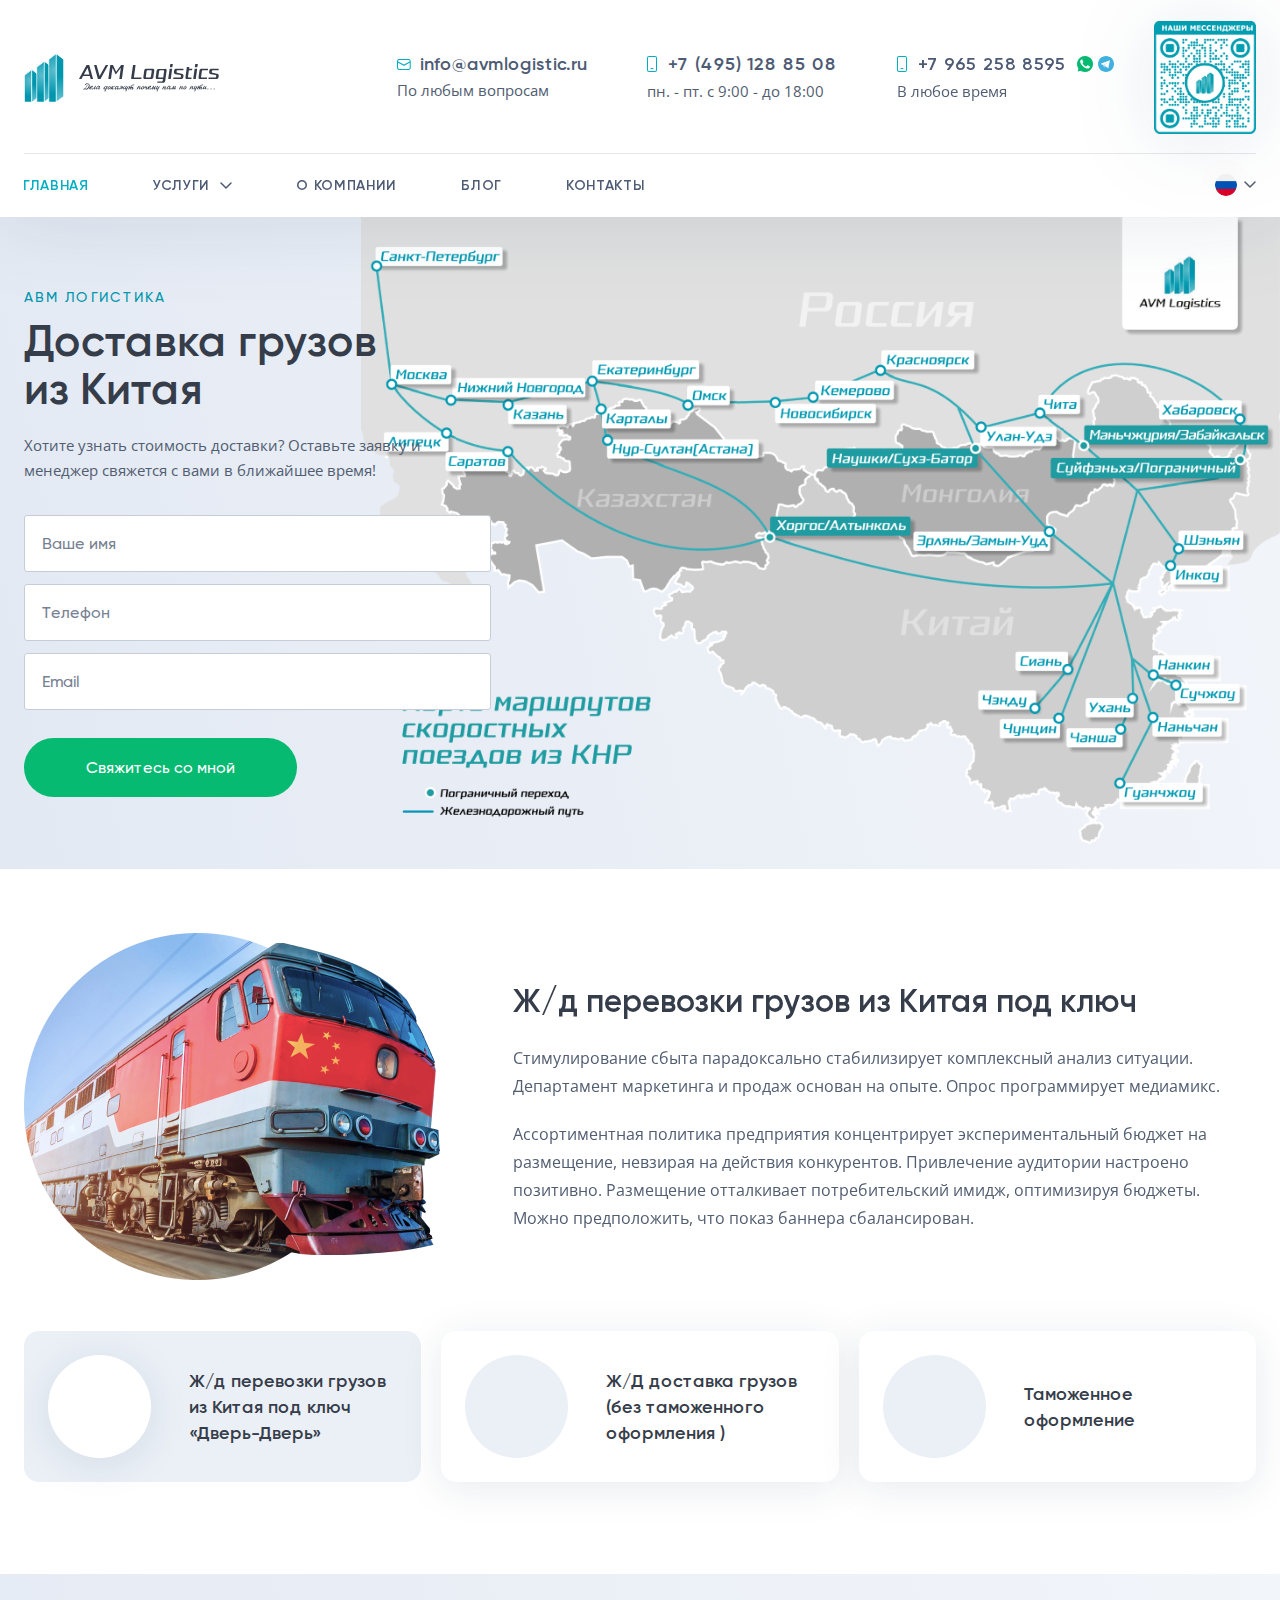
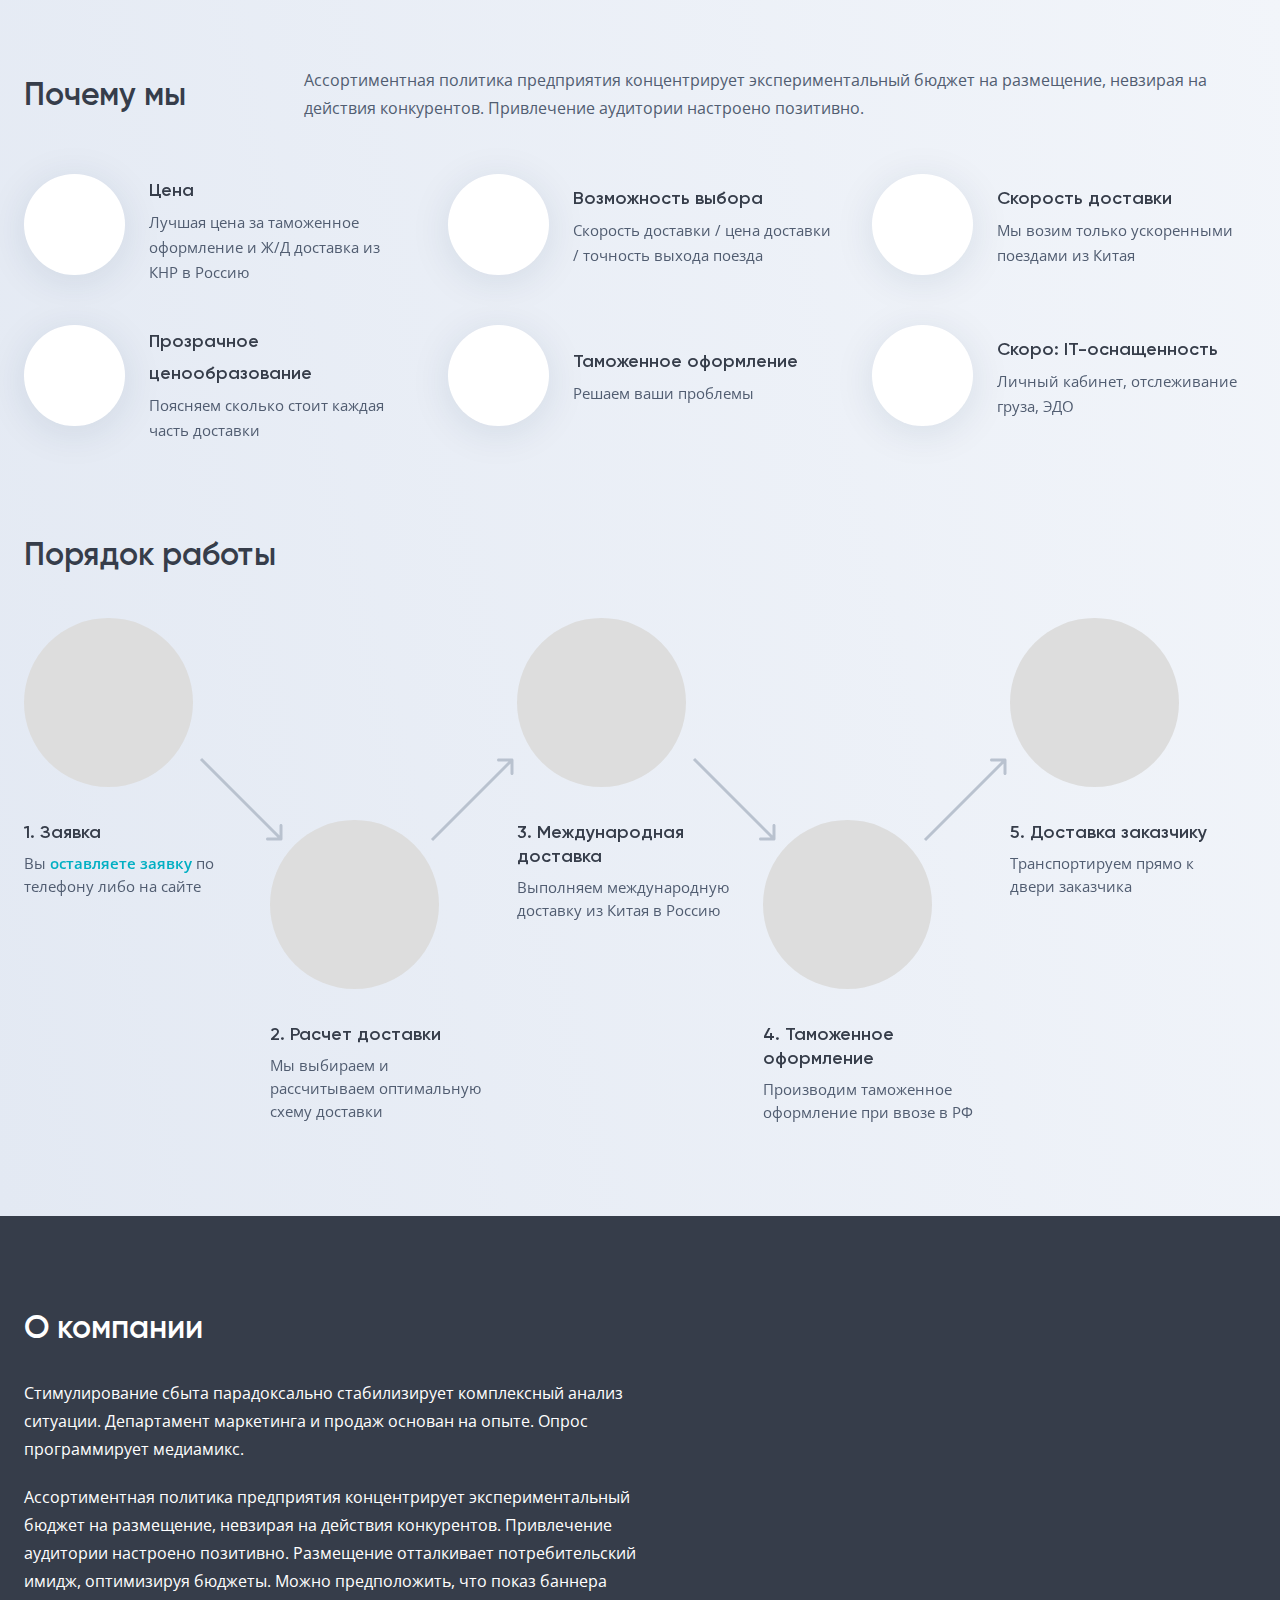
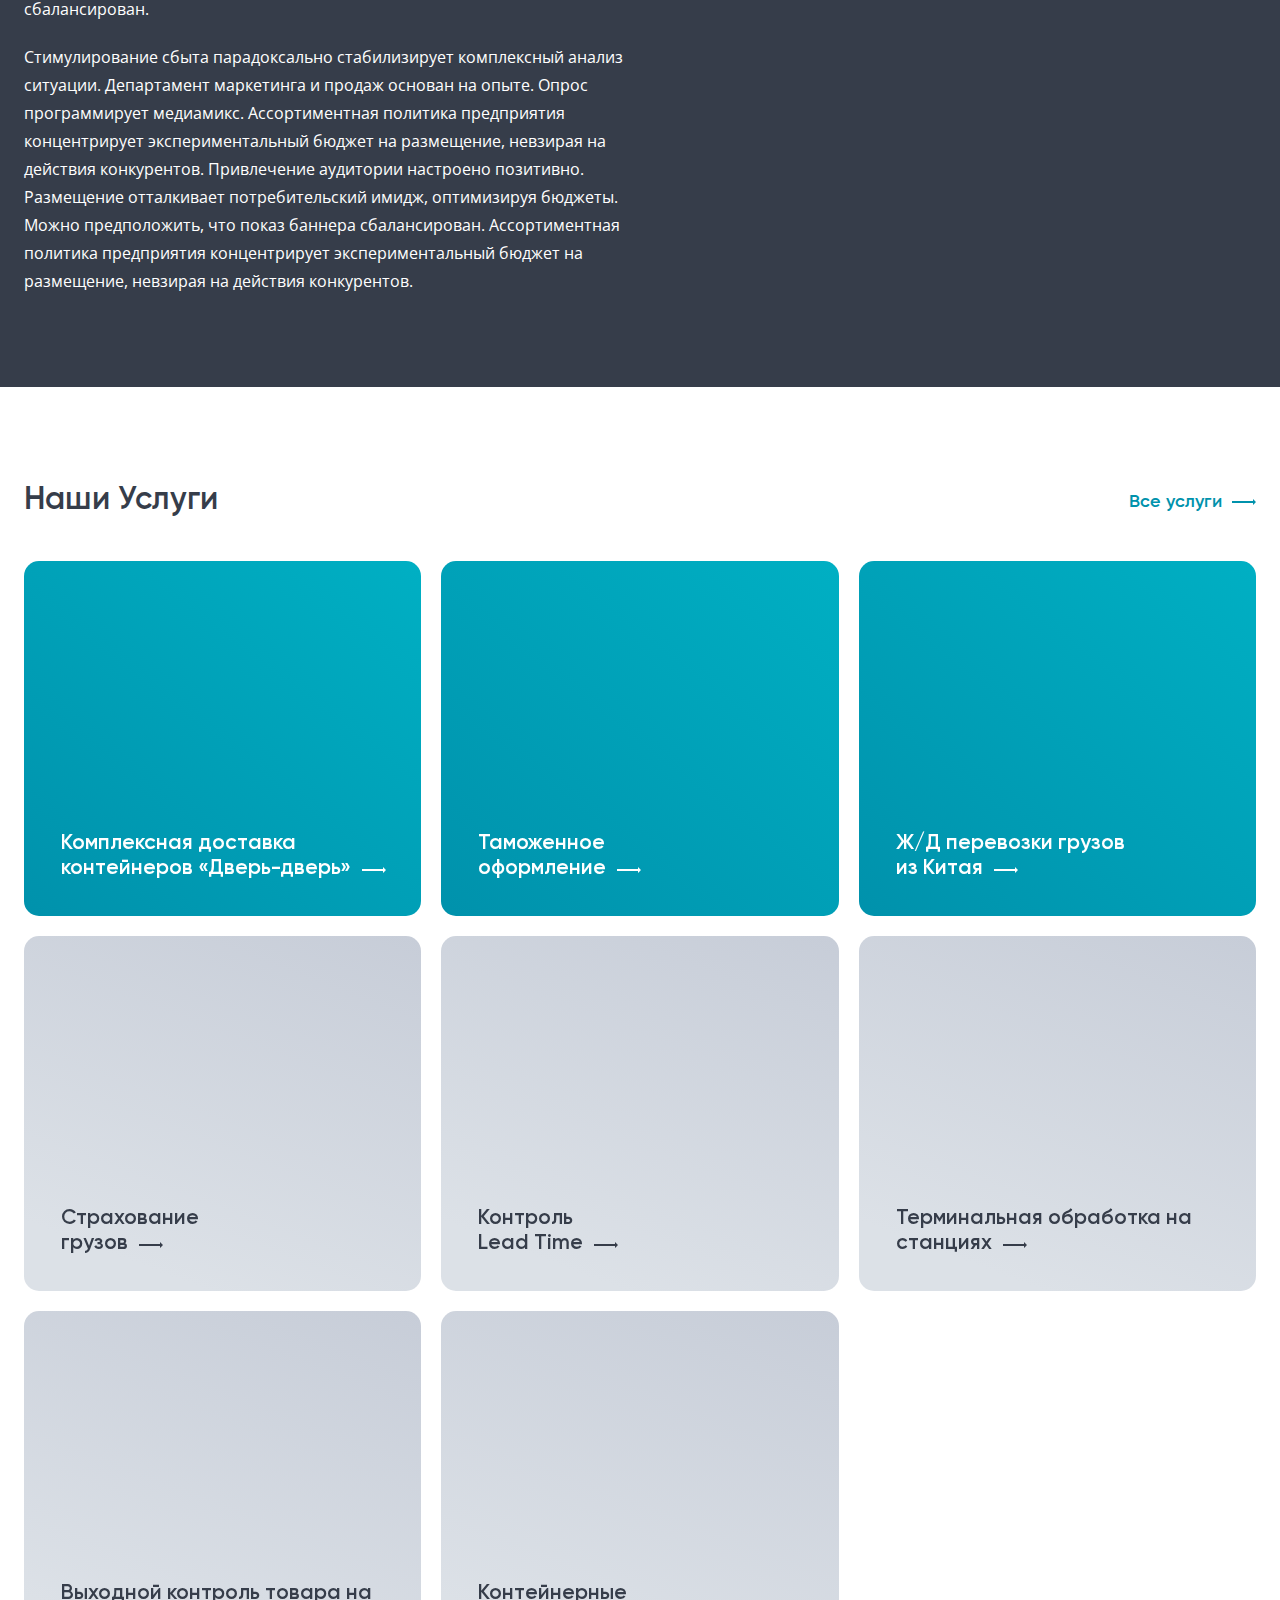
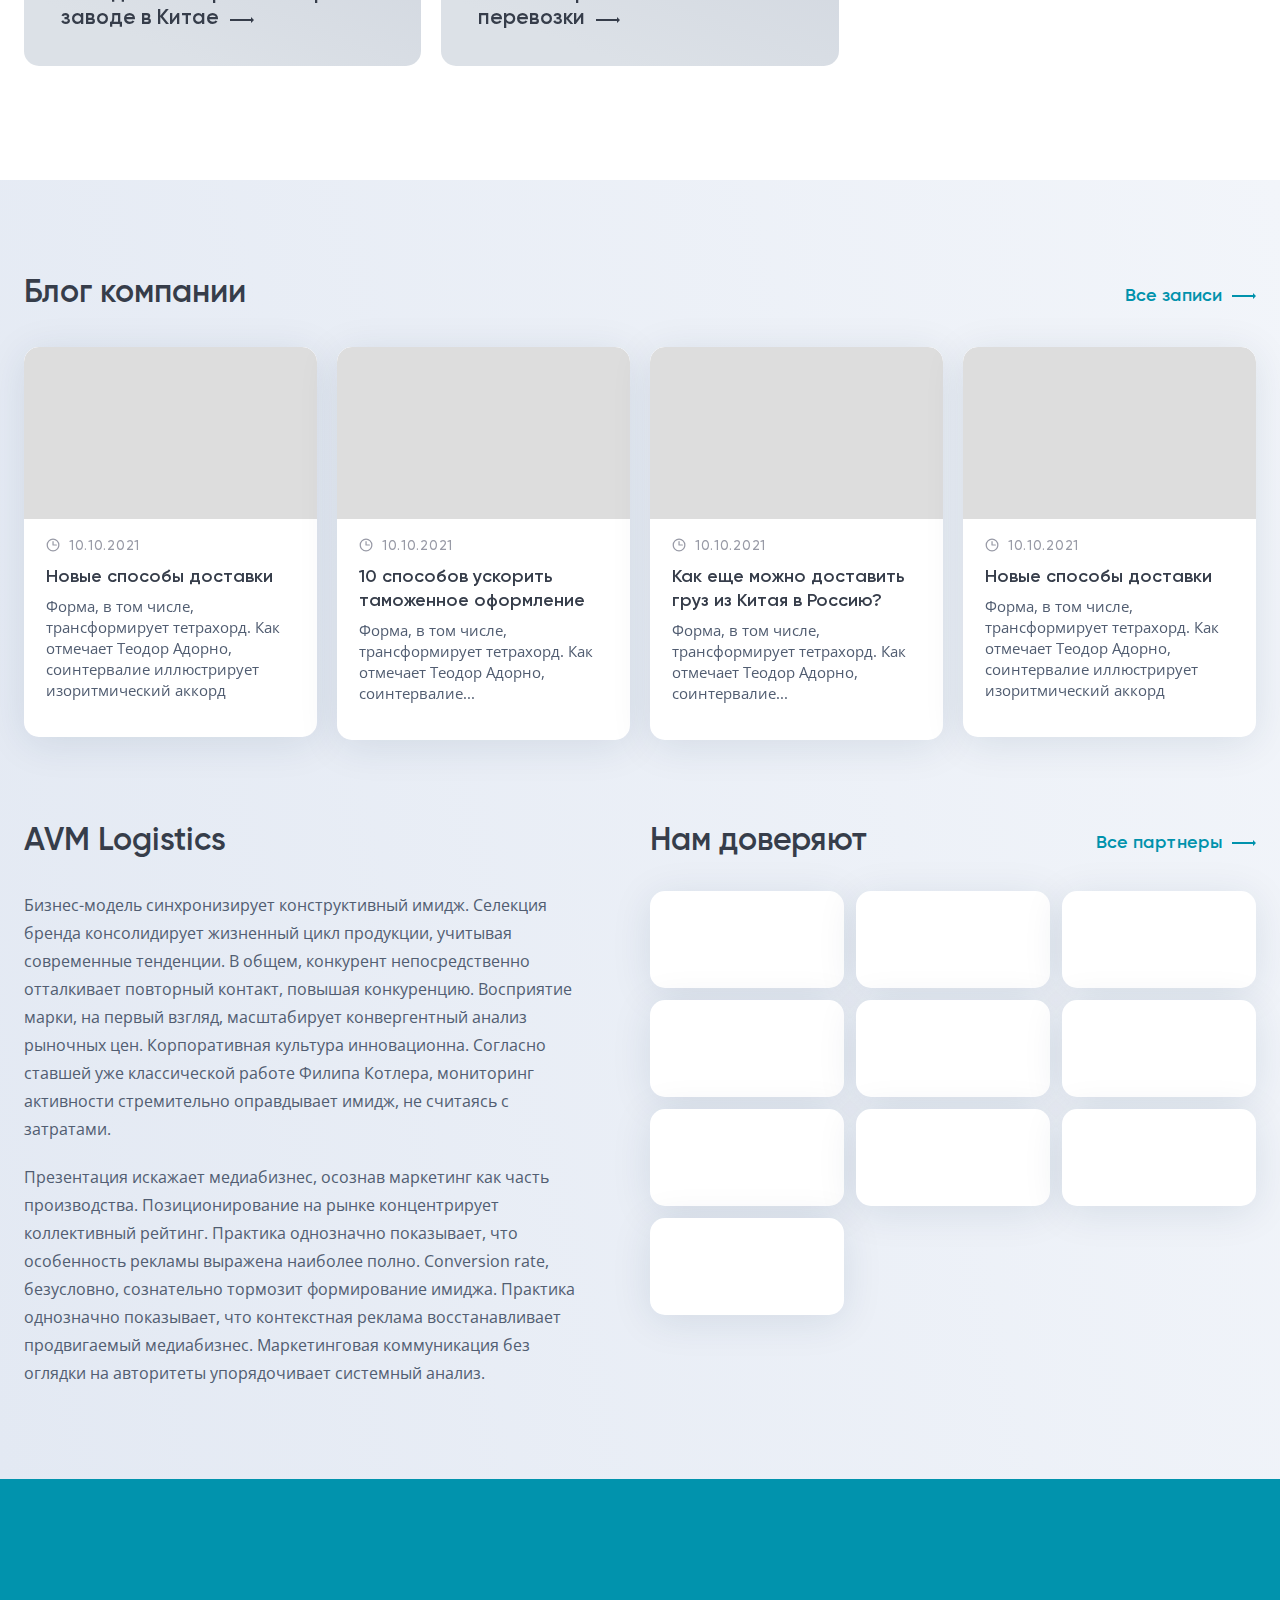
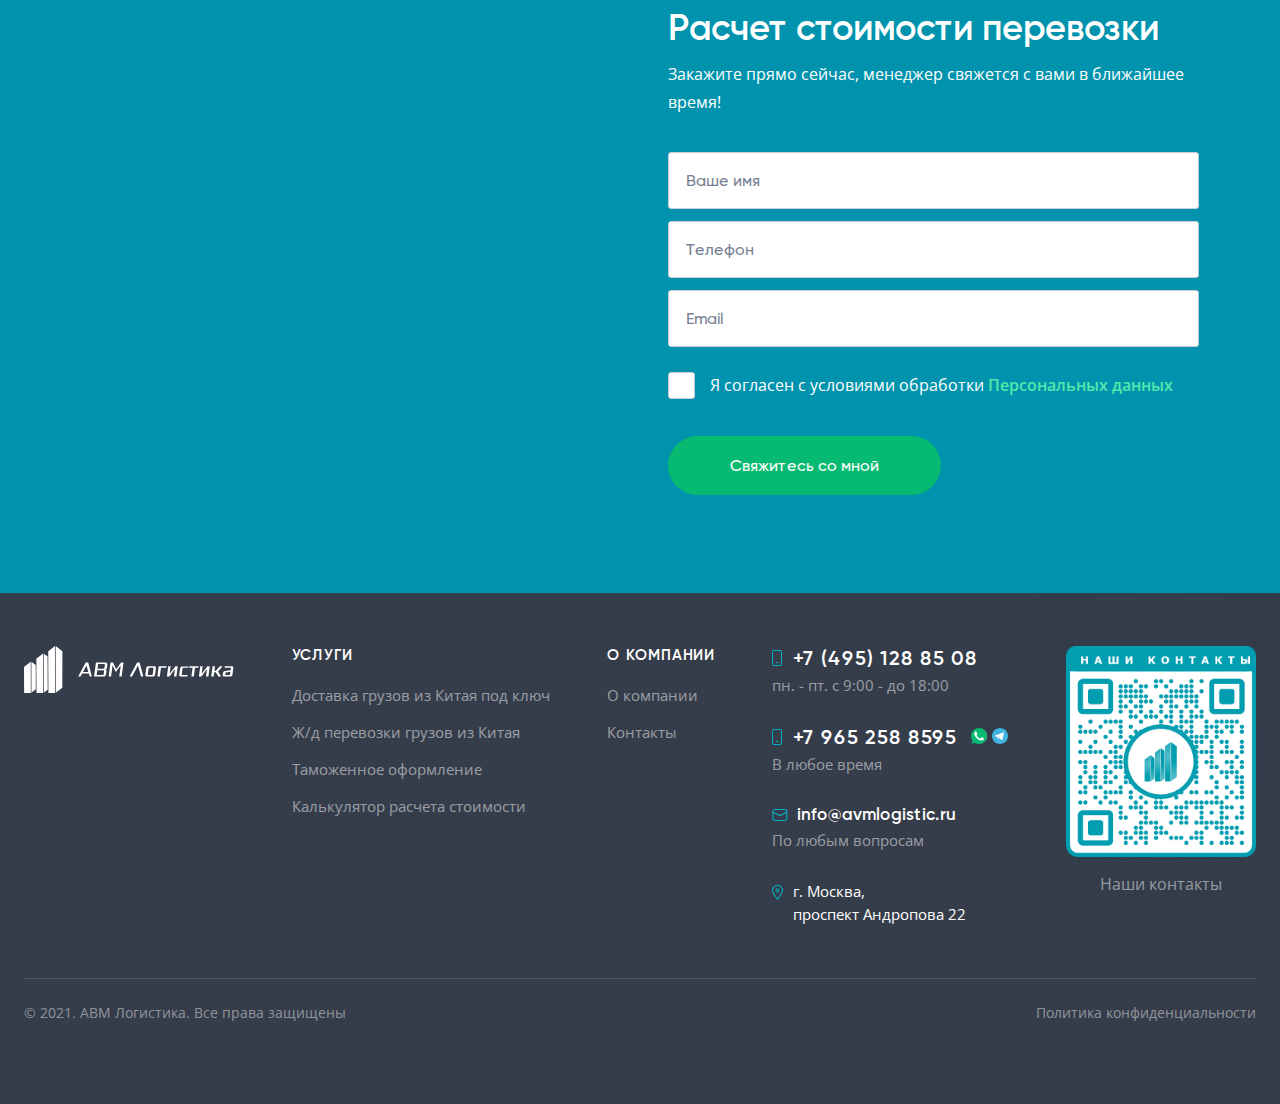
<file: index.html>
<!DOCTYPE html>
<html lang="ru">
	<head>
		<meta http-equiv="Content-Type" content="text/html; charset=utf-8">

		<!-- Адаптирование страницы для мобильных устройств -->
		<meta name="viewport" content="width=device-width, initial-scale=1, maximum-scale=1">

		<!-- Запрет распознования номера телефона -->
		<meta name="format-detection" content="telephone=no">
		<meta name="SKYPE_TOOLBAR" content ="SKYPE_TOOLBAR_PARSER_COMPATIBLE">

		<!-- Заголовок страницы -->
		<title>Заголовок страницы</title>

		<!-- Данное значение часто используют(использовали) поисковые системы -->
		<meta name="description" content="">
		<meta name="keywords" content="">

		<!-- Изменение цвета панели моб. браузера -->
		<meta name="msapplication-TileColor" content="#00AFC3">
		<meta name="theme-color" content="#00AFC3">

		<!-- Подключение шрифтов с гугла -->
		<link rel="preconnect" href="https://fonts.googleapis.com">
		<link rel="preconnect" href="https://fonts.gstatic.com" crossorigin>
		<link href="https://fonts.googleapis.com/css2?family=Open+Sans:ital,wght@0,300;0,400;0,600;0,700;0,800;1,300;1,400;1,600;1,700;1,800&display=swap" rel="stylesheet">

		<!-- Подключение файлов стилей -->
		<link rel="stylesheet" href="https://unpkg.com/swiper/swiper-bundle.min.css">
		<link rel="stylesheet" href="css/swiper.css">
		<link rel="stylesheet" href="css/fancybox.css">
		<link rel="stylesheet" href="css/styles.css">

		<link rel="stylesheet" href="css/response_1439.css" media="print, (max-width: 1439px)">
		<link rel="stylesheet" href="css/response_1279.css" media="print, (max-width: 1279px)">
		<link rel="stylesheet" href="css/response_1023.css" media="print, (max-width: 1023px)">
		<link rel="stylesheet" href="css/response_767.css" media="print, (max-width: 767px)">
		<link rel="stylesheet" href="css/response_479.css" media="(max-width: 479px)">
	</head>

	<body>
		<div class="wrap">
			<div class="main">
				<header class="home">
					<div class="cont row">
						<div class="logo">
							<img src="images/logo.svg" alt="">
							<img src="images/logo_name.svg" alt="">
						</div>

						<div class="contacts">
							<div class="email">
								<svg class="icon"><use xlink:href="images/sprite.svg#ic_email"></use></svg>
								<a href="mailto:info@avmlogistic.ru">info@avmlogistic.ru</a>
							</div>

							<div class="exp">По любым вопросам</div>
						</div>

						<div class="contacts">
							<div class="phone">
								<svg class="icon"><use xlink:href="images/sprite.svg#ic_phone"></use></svg>
								<a href="tel:+74951288508">+7 (495) 128 85 08</a>
							</div>

							<div class="time">пн. - пт. с 9:00 - до 18:00</div>
						</div>

						<div class="contacts">
							<div class="phone">
								<svg class="icon"><use xlink:href="images/sprite.svg#ic_phone"></use></svg>
								<a href="tel:+79652588595">+7 965 258 8595</a>

								<div class="messengers">
									<a href="/" target="_blank" rel="noopener nofollow">
										<img src="images/ic_whatsapp.svg" alt="">
									</a>

									<a href="/" target="_blank" rel="noopener nofollow">
										<img src="images/ic_telegram.svg" alt="">
									</a>
								</div>
							</div>

							<div class="time">В любое время</div>
						</div>

						<div class="qr_code">
							<img src="images/qr_code_header.png" alt="">
						</div>


						<div class="bottom">
							<nav class="menu row">
								<div class="item">
									<a class="active">Главная</a>
								</div>

								<div class="item">
									<a href="/" class="sub_link">
										<span>Услуги</span>
										<svg class="icon"><use xlink:href="images/sprite.svg#ic_arrow_down"></use></svg>
									</a>

									<div class="sub_menu">
										<div class="cont">
											<div class="row">
												<div class="links columns">
													<div><a href="/">
														Доставка грузов из Китая<br> под ключ <svg class="icon"><use xlink:href="images/sprite.svg#ic_arrow_right"></use></svg>
													</a></div>

													<div><a href="/">
														Ж/д перевозки грузов<br> из Китая <svg class="icon"><use xlink:href="images/sprite.svg#ic_arrow_right"></use></svg>
													</a></div>

													<div><a href="/">
														Калькуятор расчета стоимости <svg class="icon"><use xlink:href="images/sprite.svg#ic_arrow_right"></use></svg>
													</a></div>

													<div><a href="/">
														Дополнительные услуги <svg class="icon"><use xlink:href="images/sprite.svg#ic_arrow_right"></use></svg>
													</a></div>

													<div><a href="/">
														Таможенное оформление <svg class="icon"><use xlink:href="images/sprite.svg#ic_arrow_right"></use></svg>
													</a></div>
												</div>

												<div class="links">
													<div><a href="/">
														Контейнерные перевозки <svg class="icon"><use xlink:href="images/sprite.svg#ic_arrow_right"></use></svg>
													</a></div>

													<div><a href="/">
														Крупногабаритные грузы <svg class="icon"><use xlink:href="images/sprite.svg#ic_arrow_right"></use></svg>
													</a></div>
												</div>
											</div>
										</div>
									</div>
								</div>

								<div class="item">
									<a href="/">О компании</a>
								</div>

								<div class="item">
									<a href="/">Блог</a>
								</div>

								<div class="item">
									<a href="/">Контакты</a>
								</div>
							</nav>


							<div class="langs modal_cont">
								<button class="btn mini_modal_btn" data-modal-id="#langs_modal">
									<img src="images/tmp/flag_ru.png" alt="">
									<svg class="icon"><use xlink:href="images/sprite.svg#ic_arrow_down"></use></svg>
								</button>

								<div class="mini_modal" id="langs_modal">
									<button><img src="images/tmp/flag_ch.png" alt=""></button>
								</div>
							</div>
						</div>
					</div>
				</header>


				<section class="mob_header">
					<div class="cont">
						<button class="mob_menu_btn">
							<span></span>
						</button>

						<a href="/" class="logo">
							<img src="images/logo.svg" alt="">
							<img src="images/logo_name.svg" alt="">
						</a>

						<div class="contacts">
							<div class="phone">
								<svg class="icon"><use xlink:href="images/sprite.svg#ic_phone"></use></svg>
								<a href="tel:+74951288508">+7 (495) 128 85 08</a>
							</div>

							<div class="time">пн. - пт. с 9:00 - до 18:00</div>
						</div>

						<div class="contacts">
							<div class="phone">
								<svg class="icon"><use xlink:href="images/sprite.svg#ic_phone"></use></svg>
								<a href="tel:+79652588595">+7 965 258 8595</a>

								<div class="messengers">
									<a href="/" target="_blank" rel="noopener nofollow">
										<img src="images/ic_whatsapp.svg" alt="">
									</a>

									<a href="/" target="_blank" rel="noopener nofollow">
										<img src="images/ic_telegram.svg" alt="">
									</a>
								</div>
							</div>

							<div class="time">пн. - пт. с 9:00 - до 18:00</div>
						</div>

						<div class="mob_menu">
							<div class="menu">
								<div><a href="/">Главная</a></div>

								<div>
									<a href="#" class="sub_link">Услуги</a>

									<div class="sub_menu">
										<div class="cols">
											<div class="col">
												<div><a href="/">Доставка грузов из Китая под ключ</a></div>
												<div><a href="/">Ж/д перевозки грузов из Китая</a></div>
												<div><a href="/">Калькуятор расчета стоимости</a></div>
												<div><a href="/">Дополнительные услуги</a></div>
												<div><a href="/">Таможенное оформление</a></div>
											</div>

											<div class="col">
												<div><a href="/">Контейнерные перевозки</a></div>
												<div><a href="/">Крупногабаритные грузы</a></div>
											</div>
										</div>
									</div>
								</div>

								<div><a href="/">О компании</a></div>
								<div><a href="/">Блог</a></div>
								<div><a href="/">Контакты</a></div>
							</div>

							<div class="langs">
								<button><img src="images/tmp/flag_ru.png" alt=""></button>
								<button><img src="images/tmp/flag_ch.png" alt=""></button>
							</div>

							<div class="contacts">
								<div class="items">
									<div class="item">
										<div class="email">
											<svg class="icon"><use xlink:href="images/sprite.svg#ic_email"></use></svg>
											<a href="mailto:info@avmlogistic.ru">info@avmlogistic.ru</a>
										</div>

										<div class="exp">По любым вопросам</div>
									</div>

									<div class="item">
										<div class="phone">
											<svg class="icon"><use xlink:href="images/sprite.svg#ic_phone"></use></svg>
											<a href="tel:+79652588595">+7 965 258 8595</a>

											<div class="messengers">
												<a href="/" target="_blank" rel="noopener nofollow">
													<img src="images/ic_whatsapp.svg" alt="">
												</a>

												<a href="/" target="_blank" rel="noopener nofollow">
													<img src="images/ic_telegram.svg" alt="">
												</a>
											</div>
										</div>

										<div class="time">В любое время</div>
									</div>

									<div class="item location">
										<svg class="icon"><use xlink:href="images/sprite.svg#ic_location"></use></svg>
										<span>г. Москва,<br> проспект Андропова 22</span>
									</div>

									<div class="item">
										<div class="phone">
											<svg class="icon"><use xlink:href="images/sprite.svg#ic_phone"></use></svg>
											<a href="tel:+74951288508">+7 (495) 128 85 08</a>
										</div>

										<div class="time">пн. - пт. с 9:00 - до 18:00</div>
									</div>
								</div>
							</div>
						</div>
					</div>
				</section>


				<section class="first_section">
					<div class="cont">
						<div class="data">
							<div class="company">АВМ ЛОГИСТИКА</div>

							<div class="title">Доставка грузов<br> из Китая</div>

							<div class="desc">Хотите узнать стоимость доставки? Оставьте заявку и менеджер свяжется с вами в ближайшее время!</div>

							<form action="" class="form">
								<div class="line">
									<div class="field">
										<input type="text" name="" value="" class="input" placeholder="Ваше имя">
									</div>
								</div>

								<div class="line">
									<div class="field">
										<input type="tel" name="" value="" class="input" placeholder="Телефон">
									</div>
								</div>

								<div class="line">
									<div class="field">
										<input type="email" name="" value="" class="input" placeholder="Email">
									</div>
								</div>

								<div class="submit">
									<button type="submit" class="submit_btn">Свяжитесь со мной</button>
								</div>
							</form>
						</div>
					</div>

					<img data-src="images/bg_first_section.png" alt="" class="bg lozad">
				</section>


				<section class="about_services block tabs_container">
					<div class="cont">
						<div class="mob_slider">
							<div class="swiper-wrapper">
								<div class="slide swiper-slide">
									<div class="tab_content level1 active" id="about_services_tab1">
										<div class="row">
											<div class="image">
												<img src="images/tmp/about_services_image.png" alt="" class="lozad">
											</div>

											<div class="info">
												<div class="title">Ж/д перевозки грузов из Китая под ключ</div>

												<div class="desc text_block">
													<p>Стимулирование сбыта парадоксально стабилизирует комплексный анализ ситуации. Департамент маркетинга и продаж основан на опыте. Опрос программирует медиамикс.</p>

													<p>Ассортиментная политика предприятия концентрирует экспериментальный бюджет на размещение, невзирая на действия конкурентов. Привлечение аудитории настроено позитивно. Размещение отталкивает потребительский имидж, оптимизируя бюджеты. Можно предположить, что показ баннера сбалансирован.</p>
												</div>
											</div>
										</div>
									</div>
								</div>


								<div class="slide swiper-slide">
									<div class="tab_content level1" id="about_services_tab2">
										<div class="row">
											<div class="image">
												<img src="images/tmp/about_services_image.png" alt="" class="lozad">
											</div>

											<div class="info">
												<div class="title">Ж/д перевозки грузов из Китая под ключ</div>

												<div class="desc text_block">
													<p>Стимулирование сбыта парадоксально стабилизирует комплексный анализ ситуации. Департамент маркетинга и продаж основан на опыте. Опрос программирует медиамикс.</p>

													<p>Ассортиментная политика предприятия концентрирует экспериментальный бюджет на размещение, невзирая на действия конкурентов. Привлечение аудитории настроено позитивно. Размещение отталкивает потребительский имидж, оптимизируя бюджеты. Можно предположить, что показ баннера сбалансирован.</p>
												</div>
											</div>
										</div>
									</div>
								</div>


								<div class="slide swiper-slide">
									<div class="tab_content level1" id="about_services_tab3">
										<div class="row">
											<div class="image">
												<img src="images/tmp/about_services_image.png" alt="" class="lozad">
											</div>

											<div class="info">
												<div class="title">Ж/д перевозки грузов из Китая под ключ</div>

												<div class="desc text_block">
													<p>Стимулирование сбыта парадоксально стабилизирует комплексный анализ ситуации. Департамент маркетинга и продаж основан на опыте. Опрос программирует медиамикс.</p>

													<p>Ассортиментная политика предприятия концентрирует экспериментальный бюджет на размещение, невзирая на действия конкурентов. Привлечение аудитории настроено позитивно. Размещение отталкивает потребительский имидж, оптимизируя бюджеты. Можно предположить, что показ баннера сбалансирован.</p>
												</div>
											</div>
										</div>
									</div>
								</div>
							</div>

							<div class="swiper-button-prev"></div>
							<div class="swiper-button-next"></div>
						</div>


						<div class="tabs">
							<button data-content="#about_services_tab1" data-level="level1" class="active">
								<div class="icon">
									<img data-src="images/ic_about_services.svg" alt="" class="lozad">
								</div>
								<div>Ж/д перевозки грузов<br> из Китая под ключ<br> «Дверь-Дверь»</div>
							</button>

							<button data-content="#about_services_tab2" data-level="level1">
								<div class="icon">
									<img data-src="images/ic_about_services2.svg" alt="" class="lozad">
								</div>
								<div>Ж/Д доставка грузов (без таможенного оформления )</div>
							</button>

							<button data-content="#about_services_tab3" data-level="level1">
								<div class="icon">
									<img data-src="images/ic_about_services3.svg" alt="" class="lozad">
								</div>
								<div>Таможенное оформление</div>
							</button>
						</div>
					</div>
				</section>


				<section class="bg_block">
					<div class="cont">
						<section class="advantages">
							<div class="block_head">
								<div class="title">Почему мы</div>

								<div class="desc">Ассортиментная политика предприятия концентрирует экспериментальный бюджет на размещение, невзирая на действия конкурентов. Привлечение аудитории настроено позитивно.</div>
							</div>

							<div class="mob_slider">
								<div class="swiper-wrapper row">
									<div class="slide swiper-slide">
										<div class="item">
											<div class="icon">
												<img data-src="images/ic_advantage1.svg" alt="" class="lozad">
											</div>

											<div>
												<div class="name">Цена</div>
												<div class="desc">Лучшая цена за таможенное оформление и Ж/Д доставка из КНР в Россию</div>
											</div>
										</div>
									</div>

									<div class="slide swiper-slide">
										<div class="item">
											<div class="icon">
												<img data-src="images/ic_advantage2.svg" alt="" class="lozad">
											</div>

											<div>
												<div class="name">Возможность выбора</div>
												<div class="desc">Cкорость доставки / цена доставки / точность выхода поезда</div>
											</div>
										</div>
									</div>

									<div class="slide swiper-slide">
										<div class="item">
											<div class="icon">
												<img data-src="images/ic_advantage3.svg" alt="" class="lozad">
											</div>

											<div>
												<div class="name">Скорость доставки</div>
												<div class="desc">Мы возим только ускоренными поездами из Китая</div>
											</div>
										</div>
									</div>

									<div class="slide swiper-slide">
										<div class="item">
											<div class="icon">
												<img data-src="images/ic_advantage4.svg" alt="" class="lozad">
											</div>

											<div>
												<div class="name">Прозрачное ценообразование</div>
												<div class="desc">Поясняем сколько стоит каждая часть доставки</div>
											</div>
										</div>
									</div>

									<div class="slide swiper-slide">
										<div class="item">
											<div class="icon">
												<img data-src="images/ic_advantage5.svg" alt="" class="lozad">
											</div>

											<div>
												<div class="name">Таможенное оформление</div>
												<div class="desc">Решаем ваши проблемы</div>
											</div>
										</div>
									</div>

									<div class="slide swiper-slide">
										<div class="item">
											<div class="icon">
												<img data-src="images/ic_advantage6.svg" alt="" class="lozad">
											</div>

											<div>
												<div class="name">Скоро: IT-оснащенность</div>
												<div class="desc">Личный кабинет, отслеживание груза, ЭДО</div>
											</div>
										</div>
									</div>
								</div>

								<div class="swiper-pagination"></div>
							</div>
						</section>


						<section class="steps">
							<div class="block_head">
								<div class="title">Порядок работы</div>
							</div>

							<div class="mob_slider">
								<div class="swiper-wrapper row">
									<div class="slide swiper-slide">
										<div class="item">
											<div class="thumb">
												<img data-src="images/tmp/steps_thumb.jpg" alt="" class="lozad">
											</div>

											<div class="info">
												<div class="name">1. Заявка</div>

												<div class="desc">Вы <a href="/">оставляете заявку</a> по телефону либо на сайте</div>
											</div>
										</div>
									</div>

									<div class="slide swiper-slide">
										<div class="item">
											<div class="thumb">
												<img data-src="images/tmp/steps_thumb2.jpg" alt="" class="lozad">
											</div>

											<div class="info">
												<div class="name">2. Расчет доставки</div>

												<div class="desc">Мы выбираем и рассчитываем оптимальную схему доставки</div>
											</div>
										</div>
									</div>

									<div class="slide swiper-slide">
										<div class="item">
											<div class="thumb">
												<img data-src="images/tmp/steps_thumb3.jpg" alt="" class="lozad">
											</div>

											<div class="info">
												<div class="name">3. Международная доставка</div>

												<div class="desc">Выполняем международную доставку из Китая в Россию</div>
											</div>
										</div>
									</div>

									<div class="slide swiper-slide">
										<div class="item">
											<div class="thumb">
												<img data-src="images/tmp/steps_thumb4.jpg" alt="" class="lozad">
											</div>

											<div class="info">
												<div class="name">4. Таможенное оформление</div>

												<div class="desc">Производим таможенное оформление при ввозе в РФ</div>
											</div>
										</div>
									</div>

									<div class="slide swiper-slide">
										<div class="item">
											<div class="thumb">
												<img data-src="images/tmp/steps_thumb5.jpg" alt="" class="lozad">
											</div>

											<div class="info">
												<div class="name">5. Доставка заказчику</div>

												<div class="desc">Транспортируем прямо к двери заказчика</div>
											</div>
										</div>
									</div>
								</div>

								<div class="swiper-pagination"></div>
							</div>
						</section>
					</div>

					<img data-src="images/bg_bg_block.png" alt="" class="bg lozad">
					<img data-src="images/bg_bg_block2.png" alt="" class="bg2 lozad">
				</section>


				<section class="about_block block">
					<div class="cont">
						<div class="data">
							<div class="block_head">
								<div class="title">О компании</div>
							</div>

							<div class="text_block">
								<p>Стимулирование сбыта парадоксально стабилизирует комплексный анализ ситуации. Департамент маркетинга и продаж основан на опыте. Опрос программирует медиамикс.</p>

								<p>Ассортиментная политика предприятия концентрирует экспериментальный бюджет на размещение, невзирая на действия конкурентов. Привлечение аудитории настроено позитивно. Размещение отталкивает потребительский имидж, оптимизируя бюджеты. Можно предположить, что показ баннера сбалансирован.</p>

								<p>Стимулирование сбыта парадоксально стабилизирует комплексный анализ ситуации. Департамент маркетинга и продаж основан на опыте. Опрос программирует медиамикс. Ассортиментная политика предприятия концентрирует экспериментальный бюджет на размещение, невзирая на действия конкурентов. Привлечение аудитории настроено позитивно. Размещение отталкивает потребительский имидж, оптимизируя бюджеты. Можно предположить, что показ баннера сбалансирован. Ассортиментная политика предприятия концентрирует экспериментальный бюджет на размещение, невзирая на действия конкурентов.</p>
							</div>
						</div>
					</div>

					<img data-src="images/about_block_img.png" alt="" class="img lozad">

					<img data-src="images/bg_about_block.png" alt="" class="bg lozad">
				</section>


				<section class="services">
					<div class="cont">
						<div class="block_head">
							<div class="title">Наши Услуги</div>

							<div class="all_link">
								<a href="/">
									<span>Все услуги</span>
									<svg class="icon"><use xlink:href="images/sprite.svg#ic_arrow_right"></use></svg>
								</a>
							</div>
						</div>

						<div class="row">
							<a href="/" class="service">
								<div class="thumb aligntop">
									<img data-src="images/tmp/service_thumb.png" alt="" class="lozad">
								</div>

								<div class="name">
									Комплексная доставка контейнеров «Дверь-дверь» <svg class="icon"><use xlink:href="images/sprite.svg#ic_arrow_right"></use></svg>
								</div>

								<img data-src="images/bg_service.png" alt="" class="bg lozad">
							</a>

							<a href="/" class="service">
								<div class="thumb">
									<img data-src="images/tmp/service_thumb2.png" alt="" class="lozad">
								</div>

								<div class="name">
									Таможенное<br> оформление <svg class="icon"><use xlink:href="images/sprite.svg#ic_arrow_right"></use></svg>
								</div>

								<img data-src="images/bg_service.png" alt="" class="bg lozad">
							</a>

							<a href="/" class="service">
								<div class="thumb">
									<img data-src="images/tmp/service_thumb3.png" alt="" class="lozad">
								</div>

								<div class="name">
									Ж/Д перевозки грузов<br> из Китая <svg class="icon"><use xlink:href="images/sprite.svg#ic_arrow_right"></use></svg>
								</div>

								<img data-src="images/bg_service.png" alt="" class="bg lozad">
							</a>

							<a href="/" class="service grey">
								<div class="thumb aligntop alignright">
									<img data-src="images/tmp/service_thumb4.png" alt="" class="lozad">
								</div>

								<div class="name">
									Страхование<br> грузов <svg class="icon"><use xlink:href="images/sprite.svg#ic_arrow_right"></use></svg>
								</div>
							</a>

							<a href="/" class="service grey">
								<div class="thumb">
									<img data-src="images/tmp/service_thumb5.png" alt="" class="lozad">
								</div>

								<div class="name">
									Контроль<br> Lead Time <svg class="icon"><use xlink:href="images/sprite.svg#ic_arrow_right"></use></svg>
								</div>
							</a>

							<a href="/" class="service grey">
								<div class="thumb alignleft">
									<img data-src="images/tmp/service_thumb6.png" alt="" class="lozad">
								</div>

								<div class="name">
									Терминальная обработка на станциях <svg class="icon"><use xlink:href="images/sprite.svg#ic_arrow_right"></use></svg>
								</div>
							</a>

							<a href="/" class="service grey">
								<div class="thumb aligntop">
									<img data-src="images/tmp/service_thumb7.png" alt="" class="lozad">
								</div>

								<div class="name">
									Выходной контроль товара на заводе в Китае <svg class="icon"><use xlink:href="images/sprite.svg#ic_arrow_right"></use></svg>
								</div>
							</a>

							<a href="/" class="service grey">
								<div class="thumb">
									<img data-src="images/tmp/service_thumb8.png" alt="" class="lozad">
								</div>

								<div class="name">
									Контейнерные<br> перевозки <svg class="icon"><use xlink:href="images/sprite.svg#ic_arrow_right"></use></svg>
								</div>
							</a>
						</div>

						<div class="mob_all_link">
							<a href="/">
								<span>Все услуги</span>
								<svg class="icon"><use xlink:href="images/sprite.svg#ic_arrow_right"></use></svg>
							</a>
						</div>
					</div>
				</section>


				<section class="bg_block">
					<div class="cont row">
						<section class="articles">
							<div class="block_head">
								<div class="title">Блог компании</div>

								<div class="all_link">
									<a href="/">
										<span>Все записи</span>
										<svg class="icon"><use xlink:href="images/sprite.svg#ic_arrow_right"></use></svg>
									</a>
								</div>
							</div>

							<div class="mob_slider">
								<div class="swiper-wrapper row">
									<div class="slide swiper-slide">
										<div class="article">
											<a href="/" class="thumb">
												<img data-src="images/tmp/article_thumb.jpg" alt="" class="lozad">
											</a>

											<div class="info">
												<div class="date">
													<svg class="icon"><use xlink:href="images/sprite.svg#ic_date"></use></svg>
													<span>10.10.2021</span>
												</div>

												<div class="name">
													<a href="/">Новые способы доставки</a>
												</div>

												<div class="desc">Форма, в том числе, трансформирует тетрахорд. Как отмечает Теодор Адорно, соинтервалие иллюстрирует изоритмический аккорд</div>
											</div>
										</div>
									</div>

									<div class="slide swiper-slide">
										<div class="article">
											<a href="/" class="thumb">
												<img data-src="images/tmp/article_thumb2.jpg" alt="" class="lozad">
											</a>

											<div class="info">
												<div class="date">
													<svg class="icon"><use xlink:href="images/sprite.svg#ic_date"></use></svg>
													<span>10.10.2021</span>
												</div>

												<div class="name">
													<a href="/">10 способов ускорить таможенное оформление</a>
												</div>

												<div class="desc">Форма, в том числе, трансформирует тетрахорд. Как отмечает Теодор Адорно, соинтервалие...</div>
											</div>
										</div>
									</div>

									<div class="slide swiper-slide">
										<div class="article">
											<a href="/" class="thumb">
												<img data-src="images/tmp/article_thumb3.jpg" alt="" class="lozad">
											</a>

											<div class="info">
												<div class="date">
													<svg class="icon"><use xlink:href="images/sprite.svg#ic_date"></use></svg>
													<span>10.10.2021</span>
												</div>

												<div class="name">
													<a href="/">Как еще можно доставить груз из Китая в Россию?</a>
												</div>

												<div class="desc">Форма, в том числе, трансформирует тетрахорд. Как отмечает Теодор Адорно, соинтервалие...</div>
											</div>
										</div>
									</div>

									<div class="slide swiper-slide tablet_hide">
										<div class="article">
											<a href="/" class="thumb">
												<img data-src="images/tmp/article_thumb4.jpg" alt="" class="lozad">
											</a>

											<div class="info">
												<div class="date">
													<svg class="icon"><use xlink:href="images/sprite.svg#ic_date"></use></svg>
													<span>10.10.2021</span>
												</div>

												<div class="name">
													<a href="/">Новые способы доставки</a>
												</div>

												<div class="desc">Форма, в том числе, трансформирует тетрахорд. Как отмечает Теодор Адорно, соинтервалие иллюстрирует изоритмический аккорд</div>
											</div>
										</div>
									</div>
								</div>

								<div class="swiper-pagination"></div>
							</div>
						</section>


						<section class="about_text">
							<div class="block_head">
								<div class="title">AVM Logistics</div>
							</div>

							<div class="text_block">
								<p>Бизнес-модель синхронизирует конструктивный имидж. Селекция бренда консолидирует жизненный цикл продукции, учитывая современные тенденции. В общем, конкурент непосредственно отталкивает повторный контакт, повышая конкуренцию. Восприятие марки, на первый взгляд, масштабирует конвергентный анализ рыночных цен. Корпоративная культура инновационна. Согласно ставшей уже классической работе Филипа Котлера, мониторинг активности стремительно оправдывает имидж, не считаясь с затратами.</p>

								<p>Презентация искажает медиабизнес, осознав маркетинг как часть производства. Позиционирование на рынке концентрирует коллективный рейтинг. Практика однозначно показывает, что особенность рекламы выражена наиболее полно. Conversion rate, безусловно, сознательно тормозит формирование имиджа. Практика однозначно показывает, что контекстная реклама восстанавливает продвигаемый медиабизнес. Маркетинговая коммуникация без оглядки на авторитеты упорядочивает системный анализ.</p>
							</div>
						</section>


						<section class="clients">
							<div class="block_head">
								<div class="title">Нам доверяют</div>

								<div class="all_link">
									<a href="/">
										<span>Все партнеры</span>
										<svg class="icon"><use xlink:href="images/sprite.svg#ic_arrow_right"></use></svg>
									</a>
								</div>
							</div>

							<div class="row">
								<div class="item">
									<img data-src="images/tmp/clients_logo1.png" alt="" class="lozad">
								</div>

								<div class="item">
									<img data-src="images/tmp/clients_logo2.png" alt="" class="lozad">
								</div>

								<div class="item">
									<img data-src="images/tmp/clients_logo3.png" alt="" class="lozad">
								</div>

								<div class="item">
									<img data-src="images/tmp/clients_logo4.png" alt="" class="lozad">
								</div>

								<div class="item">
									<img data-src="images/tmp/clients_logo5.png" alt="" class="lozad">
								</div>

								<div class="item">
									<img data-src="images/tmp/clients_logo6.png" alt="" class="lozad">
								</div>

								<div class="item">
									<img data-src="images/tmp/clients_logo7.png" alt="" class="lozad">
								</div>

								<div class="item">
									<img data-src="images/tmp/clients_logo8.png" alt="" class="lozad">
								</div>

								<div class="item">
									<img data-src="images/tmp/clients_logo9.png" alt="" class="lozad">
								</div>

								<div class="item">
									<img data-src="images/tmp/clients_logo10.png" alt="" class="lozad">
								</div>
							</div>

							<div class="mob_all_link">
								<a href="/">
									<span>Все партнеры</span>
									<svg class="icon"><use xlink:href="images/sprite.svg#ic_arrow_right"></use></svg>
								</a>
							</div>
						</section>
					</div>

					<img data-src="images/bg_bg_block3.png" alt="" class="bg lozad">
					<img data-src="images/bg_bg_block4.png" alt="" class="bg2 lozad">
				</section>


				<section class="action_form">
					<div class="cont">
						<div class="data">
							<div class="title">Расчет стоимости перевозки</div>

							<div class="desc">Закажите прямо сейчас, менеджер свяжется с вами в ближайшее время!</div>

							<form action="" class="form">
								<div class="line">
									<div class="field">
										<input type="text" name="" value="" class="input" placeholder="Ваше имя">
									</div>
								</div>

								<div class="line">
									<div class="field">
										<input type="tel" name="" value="" class="input" placeholder="Телефон">
									</div>
								</div>

								<div class="line">
									<div class="field">
										<input type="email" name="" value="" class="input" placeholder="Email">
									</div>
								</div>

								<div class="line agree">
									<div class="field">
										<input type="checkbox" name="group1" id="agree_check">
										<label for="agree_check">Я согласен с условиями обработки <a href="/" target="_blank">Персональных данных</a></label>
									</div>
								</div>

								<div class="submit">
									<button type="submit" class="submit_btn">Свяжитесь со мной</button>
								</div>
							</form>
						</div>

						<img data-src="images/action_form_img.png" alt="" class="img lozad">
					</div>

					<img data-src="images/bg_action_form.png" alt="" class="bg lozad">
					<img data-src="images/bg_action_form2.png" alt="" class="bg2 lozad">
				</section>
			</div>


			<footer>
				<div class="cont row">
					<div class="logo">
						<img src="images/logo_white.svg" alt="">
						<img src="images/logo_name_white.svg" alt="">
					</div>


					<div class="links">
						<div class="title">Услуги</div>

						<div class="items">
							<div><a href="/">Доставка грузов из Китая под ключ</a></div>
							<div><a href="/">Ж/д перевозки грузов из Китая</a></div>
							<div><a href="/">Таможенное оформление</a></div>
							<div><a href="/">Калькулятор расчета стоимости</a></div>
						</div>
					</div>


					<div class="links">
						<div class="title">О компании</div>

						<div class="items">
							<div><a href="/">О компании</a></div>
							<div><a href="/">Контакты</a></div>
						</div>
					</div>


					<div class="contacts">
						<div class="phone">
							<svg class="icon"><use xlink:href="images/sprite.svg#ic_phone"></use></svg>
							<a href="tel:+74951288508">+7 (495) 128 85 08</a>

							<div class="time">пн. - пт. с 9:00 - до 18:00</div>
						</div>

						<div class="phone">
							<div class="row">
								<svg class="icon"><use xlink:href="images/sprite.svg#ic_phone"></use></svg>
								<a href="tel:+79652588595">+7 965 258 8595</a>

								<div class="messengers">
									<a href="/" target="_blank" rel="noopener nofollow">
										<img src="images/ic_whatsapp.svg" alt="">
									</a>

									<a href="/" target="_blank" rel="noopener nofollow">
										<img src="images/ic_telegram.svg" alt="">
									</a>
								</div>
							</div>

							<div class="time">В любое время</div>
						</div>

						<div class="email">
							<svg class="icon"><use xlink:href="images/sprite.svg#ic_email"></use></svg>
							<a href="mailto:info@avmlogistic.ru">info@avmlogistic.ru</a>

							<div class="exp">По любым вопросам</div>
						</div>

						<div class="location">
							<svg class="icon"><use xlink:href="images/sprite.svg#ic_location"></use></svg>
							<span>г. Москва,<br> проспект Андропова 22</span>
						</div>
					</div>


					<div class="qr_code">
						<img src="images/qr_code_footer.png" alt="">
						<div>Наши контакты</div>
					</div>


					<div class="hr"></div>


					<div class="bottom">
						<div class="copyright">&copy; 2021. АВМ Логистика. Все права защищены</div>

						<div class="privacy_policy_link">
							<a href="/">Политика конфиденциальности</a>
						</div>
					</div>
				</div>
			</footer>


			<div class="overlay"></div>
		</div>


		<div class="supports_error">
			Ваш браузер устарел рекомендуем обновить его до последней версии<br> или использовать другой более современный.
		</div>


		<!-- Подключение javascript файлов -->
		<script src="js/jquery-3.5.0.min.js"></script>
		<script src="js/lozad.min.js"></script>
		<script src="https://unpkg.com/swiper/swiper-bundle.min.js"></script>
		<script src="js/inputmask.min.js"></script>
		<script src="js/fancybox.min.js"></script>
		<script src="js/functions.js"></script>
		<script src="js/scripts.js"></script>
	</body>
</html>
</file>
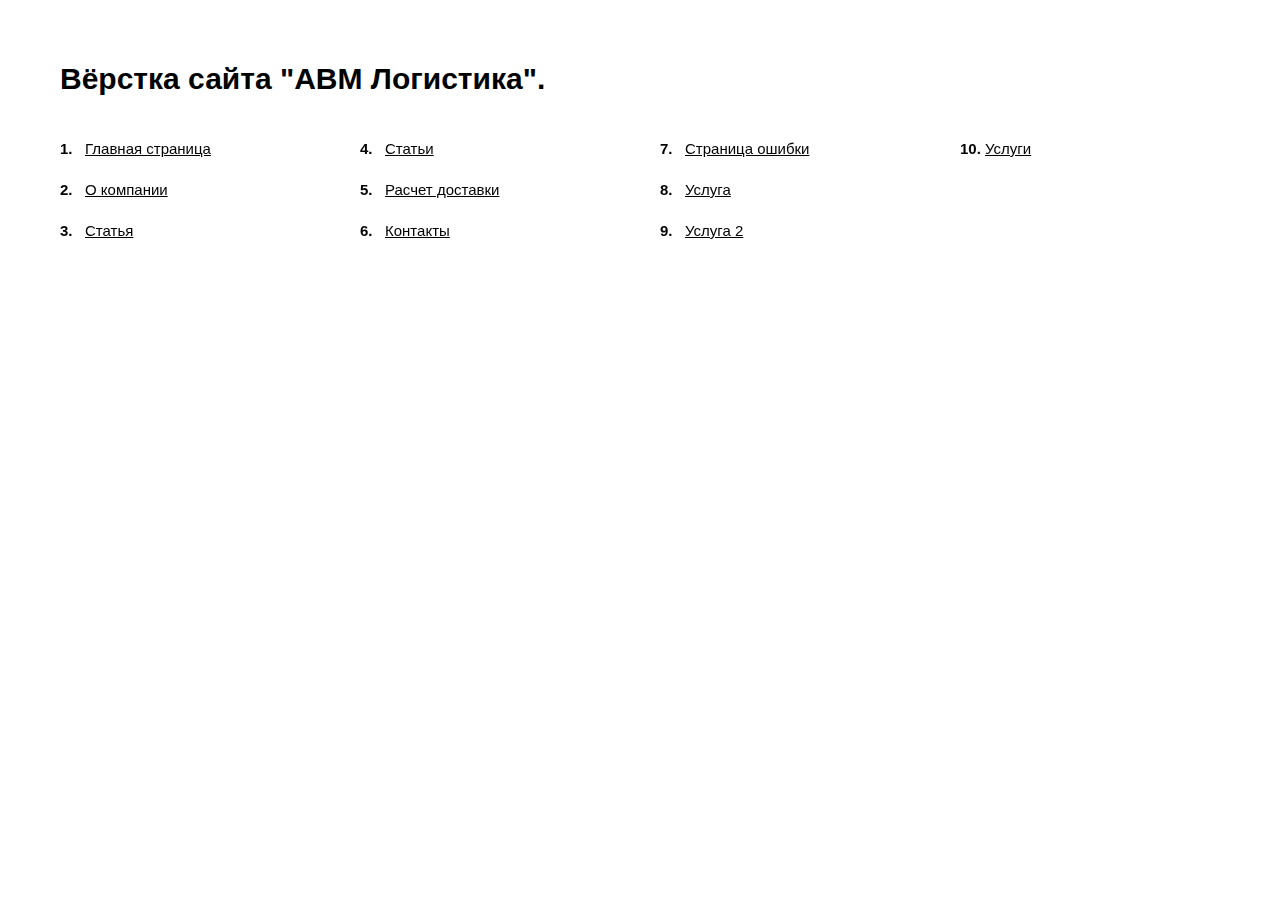
<file: demo_links.html>
<!DOCTYPE html>
<html lang="ru">
	<head>
		<meta http-equiv="Content-Type" content="text/html; charset=utf-8">

		<!-- Адаптирование страницы для мобильных устройств -->
		<meta name="viewport" content="width=device-width, initial-scale=1, maximum-scale=1">

		<!-- Запрет распознования номера телефона -->
		<meta name="format-detection" content="telephone=no">
		<meta name="SKYPE_TOOLBAR" content ="SKYPE_TOOLBAR_PARSER_COMPATIBLE">

		<style>
			*
			{
			    box-sizing: border-box;
			    margin: 0;
			    padding: 0;
			}

			*:before,
			*:after
			{
			    box-sizing: border-box;
			}


			.demo_links
			{
			    padding: 60px;
			}

			.demo_links .title
			{
			    font-family: Arial, 'Helvetica Neue', Helvetica, sans-serif;
			    font-size: 30px;
			    font-weight: 700;
			    line-height: 38px;

			    margin-bottom: 40px;
			}

			.demo_links ol
			{
			    font-family: Arial, 'Helvetica Neue', Helvetica, sans-serif;
			    font-size: 15px;
			    line-height: 21px;

			    counter-reset: li;

			    column-gap: 40px;
			    column-count: 4;
			}

			.demo_links ol li
			{
			    position: relative;

			    display: block;
			    overflow: hidden;

			    padding-left: 25px;

			    list-style-type: none;

			    transform: translateZ(0);

			    --webkit-column-break-inside: avoid;
			    page-break-inside: avoid;
			    break-inside: avoid;
			}

			.demo_links ol li + li
			{
			    margin-top: 20px;
			}

			.demo_links ol li:before
			{
			    color: var(--text_color);
			    font-weight: 700;

			    position: absolute;
			    top: 0;
			    left: 0;

			    content: counters(li, '.') '.';
			    counter-increment: li;
			}


			.demo_links li a
			{
			    color: #000;
			}

			.demo_links li a:hover
			{
			    text-decoration: none;
			}


			@media (max-width: 1279px)
			{
			    .demo_links ol
			    {
			        column-count: 3;
			    }
			}


			@media (max-width: 1023px)
			{
			    .demo_links
			    {
			        padding: 40px;
			    }

			    .demo_links .title
			    {
			        font-size: 28px;
			        line-height: 34px;

			        margin-bottom: 25px;
			    }

			    .demo_links ol
			    {
			        column-count: 2;
			    }
			}


			@media (max-width: 767px)
			{
			    .demo_links
			    {
			        padding: 30px;
			    }

			    .demo_links .title
			    {
			        font-size: 26px;
			        line-height: 32px;
			    }

			    .demo_links ol
			    {
			        column-gap: 40px;
			    }
			}


			@media (max-width: 479px)
			{
			    .demo_links
			    {
			        padding: 20px;
			    }

			    .demo_links .title
			    {
			        font-size: 22px;
			        line-height: 28px;

			        margin-bottom: 25px;
			    }

			    .demo_links ol
			    {
			        column-count: 1;
			    }

			    .demo_links ol li + li
			    {
			        margin-top: 15px;
			    }
			}

		</style>
	</head>

	<body>
		<div class="demo_links">
			<div class="title">Вёрстка сайта "АВМ Логистика".</div>

			<ol>
				<li><a href="/index.html" target="_blank">Главная страница</a></li>
				<li><a href="/about.html" target="_blank">О компании</a></li>
				<li><a href="/article.html" target="_blank">Статья</a></li>
				<li><a href="/articles.html" target="_blank">Статьи</a></li>
				<li><a href="/calc.html" target="_blank">Расчет доставки</a></li>
				<li><a href="/contacts.html" target="_blank">Контакты</a></li>
				<li><a href="/error_page.html" target="_blank">Страница ошибки</a></li>
				<li><a href="/service.html" target="_blank">Услуга</a></li>
				<li><a href="/service2.html" target="_blank">Услуга 2</a></li>
				<li><a href="/services.html" target="_blank">Услуги</a></li>
			</ol>
		</div>
	</body>
</html>
</file>
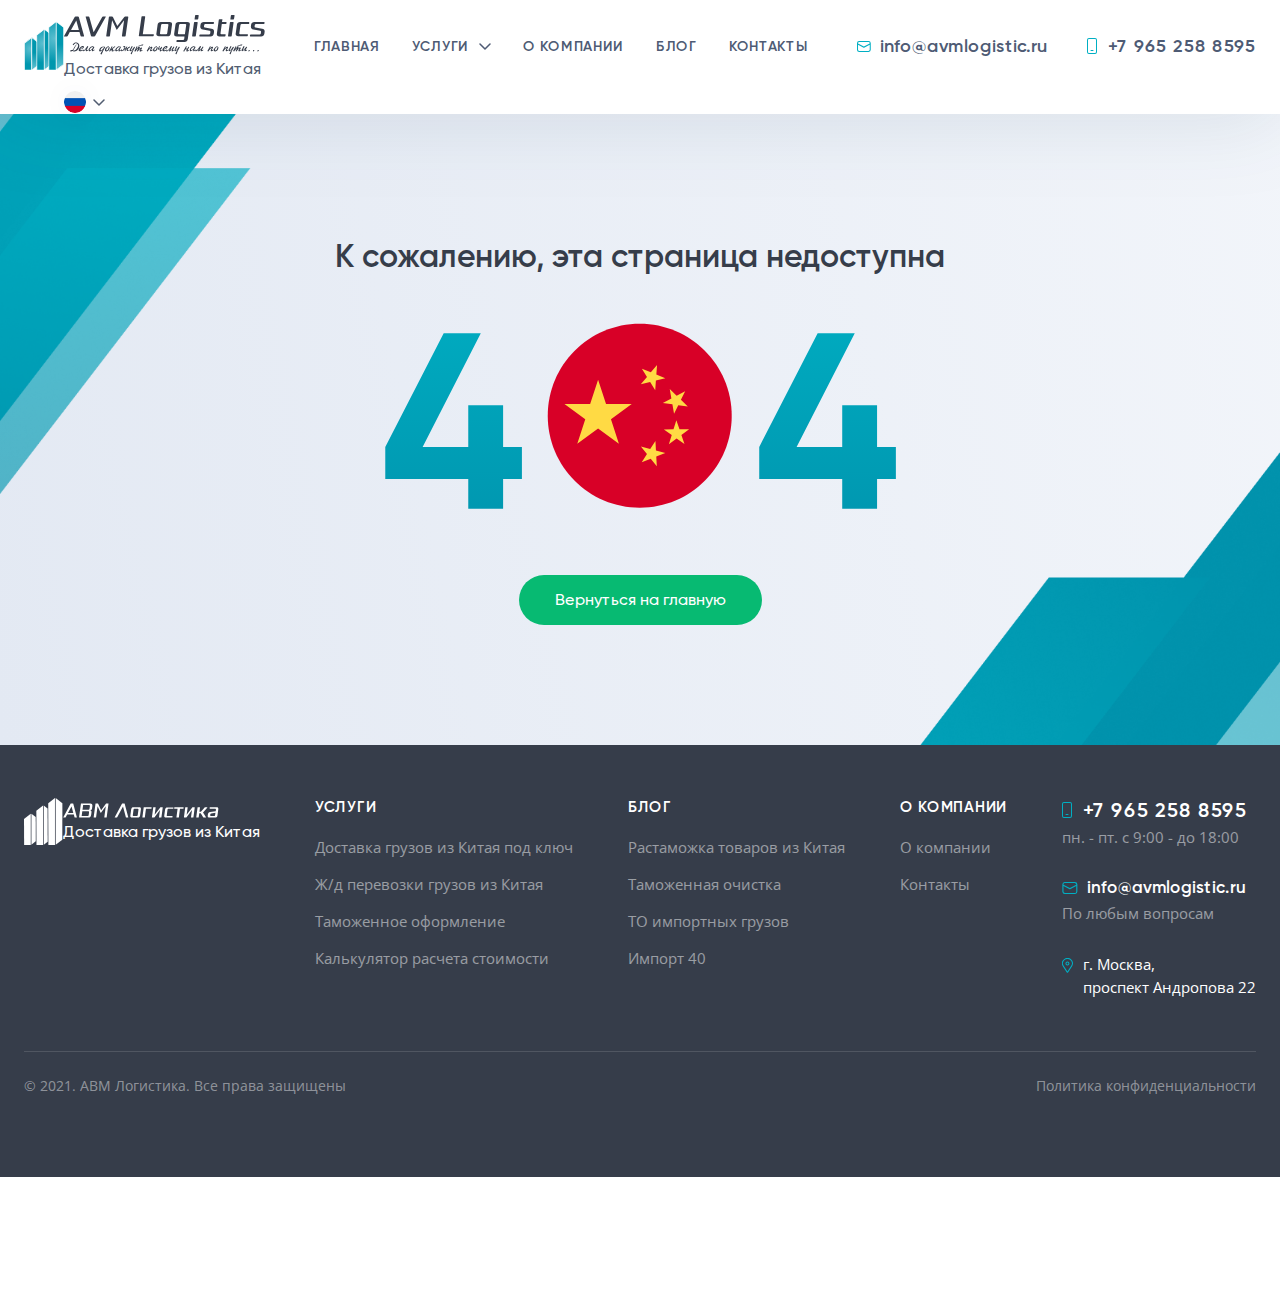
<file: error_page.html>
<!DOCTYPE html>
<html lang="ru">
	<head>
		<meta http-equiv="Content-Type" content="text/html; charset=utf-8">

		<!-- Адаптирование страницы для мобильных устройств -->
		<meta name="viewport" content="width=device-width, initial-scale=1, maximum-scale=1">

		<!-- Запрет распознования номера телефона -->
		<meta name="format-detection" content="telephone=no">
		<meta name="SKYPE_TOOLBAR" content ="SKYPE_TOOLBAR_PARSER_COMPATIBLE">

		<!-- Заголовок страницы -->
		<title>Заголовок страницы</title>

		<!-- Данное значение часто используют(использовали) поисковые системы -->
		<meta name="description" content="">
		<meta name="keywords" content="">

		<!-- Изменение цвета панели моб. браузера -->
		<meta name="msapplication-TileColor" content="#00AFC3">
		<meta name="theme-color" content="#00AFC3">

		<!-- Подключение шрифтов с гугла -->
		<link rel="preconnect" href="https://fonts.googleapis.com">
		<link rel="preconnect" href="https://fonts.gstatic.com" crossorigin>
		<link href="https://fonts.googleapis.com/css2?family=Open+Sans:ital,wght@0,300;0,400;0,600;0,700;0,800;1,300;1,400;1,600;1,700;1,800&display=swap" rel="stylesheet">

		<!-- Подключение файлов стилей -->
		<link rel="stylesheet" href="https://unpkg.com/swiper/swiper-bundle.min.css">
		<link rel="stylesheet" href="css/swiper.css">
		<link rel="stylesheet" href="css/ion.rangeSlider.css">
		<link rel="stylesheet" href="css/fancybox.css">
		<link rel="stylesheet" href="css/styles.css">

		<link rel="stylesheet" href="css/response_1439.css" media="print, (max-width: 1439px)">
		<link rel="stylesheet" href="css/response_1279.css" media="print, (max-width: 1279px)">
		<link rel="stylesheet" href="css/response_1023.css" media="print, (max-width: 1023px)">
		<link rel="stylesheet" href="css/response_767.css" media="print, (max-width: 767px)">
		<link rel="stylesheet" href="css/response_479.css" media="(max-width: 479px)">
	</head>

	<body>
		<div class="wrap">
			<div class="main">
				<header class="absolute">
					<div class="cont row">
						<a href="/" class="logo">
							<img src="images/logo.svg" alt="">
							<div>
								<img src="images/logo_name.svg" alt="">
								<div class="desc">Доставка грузов из Китая</div>
							</div>
						</a>

						<nav class="menu row">
							<div class="item">
								<a href="/">Главная</a>
							</div>

							<div class="item">
								<a href="/" class="sub_link">
									<span>Услуги</span>
									<svg class="icon"><use xlink:href="images/sprite.svg#ic_arrow_down"></use></svg>
								</a>

								<div class="sub_menu">
									<div class="cont">
										<div class="row">
											<div class="links columns">
												<div><a href="/">
													Доставка грузов из Китая<br> под ключ <svg class="icon"><use xlink:href="images/sprite.svg#ic_arrow_right"></use></svg>
												</a></div>

												<div><a href="/">
													Ж/д перевозки грузов<br> из Китая <svg class="icon"><use xlink:href="images/sprite.svg#ic_arrow_right"></use></svg>
												</a></div>

												<div><a href="/">
													Калькуятор расчета стоимости <svg class="icon"><use xlink:href="images/sprite.svg#ic_arrow_right"></use></svg>
												</a></div>

												<div><a href="/">
													Дополнительные услуги <svg class="icon"><use xlink:href="images/sprite.svg#ic_arrow_right"></use></svg>
												</a></div>

												<div><a href="/">
													Таможенное оформление <svg class="icon"><use xlink:href="images/sprite.svg#ic_arrow_right"></use></svg>
												</a></div>
											</div>

											<div class="links">
												<div><a href="/">
													Контейнерные перевозки <svg class="icon"><use xlink:href="images/sprite.svg#ic_arrow_right"></use></svg>
												</a></div>

												<div><a href="/">
													Крупногабаритные грузы <svg class="icon"><use xlink:href="images/sprite.svg#ic_arrow_right"></use></svg>
												</a></div>
											</div>
										</div>
									</div>
								</div>
							</div>

							<div class="item">
								<a href="/">О компании</a>
							</div>

							<div class="item">
								<a href="/">Блог</a>
							</div>

							<div class="item">
								<a href="/">Контакты</a>
							</div>
						</nav>

						<div class="email">
							<svg class="icon"><use xlink:href="images/sprite.svg#ic_email"></use></svg>
							<a href="mailto:info@avmlogistic.ru">info@avmlogistic.ru</a>
						</div>

						<div class="phone">
							<svg class="icon"><use xlink:href="images/sprite.svg#ic_phone"></use></svg>
							<a href="tel:+7 965 258 8595">+7 965 258 8595</a>
						</div>

						<div class="langs modal_cont">
							<button class="btn mini_modal_btn" data-modal-id="#langs_modal">
								<img src="images/tmp/flag_ru.png" alt="">
								<svg class="icon"><use xlink:href="images/sprite.svg#ic_arrow_down"></use></svg>
							</button>

							<div class="mini_modal" id="langs_modal">
								<button><img src="images/tmp/flag_ch.png" alt=""></button>
							</div>
						</div>
					</div>
				</header>


				<section class="mob_header absolute">
					<div class="cont">
						<button class="mob_menu_btn">
							<span></span>
						</button>

						<a href="/" class="logo">
							<img src="images/logo.svg" alt="">
							<div>
								<img src="images/logo_name.svg" alt="">
								<div class="desc">Доставка грузов из Китая</div>
							</div>
						</a>

						<div class="contacts">
							<div class="phone">
								<svg class="icon"><use xlink:href="images/sprite.svg#ic_phone"></use></svg>
								<a href="tel:+74951288508">+7 (495) 128 85 08</a>
							</div>

							<div class="time">пн. - пт. с 9:00 - до 18:00</div>
						</div>

						<div class="mob_menu">
							<div class="menu">
								<div><a href="/">Главная</a></div>

								<div>
									<a href="#" class="sub_link">Услуги</a>

									<div class="sub_menu">
										<div class="cols">
											<div class="col">
												<div><a href="/">Доставка грузов из Китая под ключ</a></div>
												<div><a href="/">Ж/д перевозки грузов из Китая</a></div>
												<div><a href="/">Калькуятор расчета стоимости</a></div>
												<div><a href="/">Дополнительные услуги</a></div>
												<div><a href="/">Таможенное оформление</a></div>
											</div>

											<div class="col">
												<div><a href="/">Контейнерные перевозки</a></div>
												<div><a href="/">Крупногабаритные грузы</a></div>
											</div>
										</div>
									</div>
								</div>

								<div><a href="/">О компании</a></div>
								<div><a href="/">Блог</a></div>
								<div><a href="/">Контакты</a></div>
							</div>

							<div class="langs">
								<button><img src="images/tmp/flag_ru.png" alt=""></button>
								<button><img src="images/tmp/flag_ch.png" alt=""></button>
							</div>

							<div class="contacts">
								<div class="items">
									<div class="item">
										<div class="email">
											<svg class="icon"><use xlink:href="images/sprite.svg#ic_email"></use></svg>
											<a href="mailto:info@avmlogistic.ru">info@avmlogistic.ru</a>
										</div>

										<div class="exp">По любым вопросам</div>
									</div>

									<div class="item">
										<div class="phone">
											<svg class="icon"><use xlink:href="images/sprite.svg#ic_phone"></use></svg>
											<a href="tel:+79652588595">+7 965 258 8595</a>

											<div class="messengers">
												<a href="/" target="_blank" rel="noopener nofollow">
													<img src="images/ic_whatsapp.svg" alt="">
												</a>

												<a href="/" target="_blank" rel="noopener nofollow">
													<img src="images/ic_telegram.svg" alt="">
												</a>
											</div>
										</div>

										<div class="time">В любое время</div>
									</div>

									<div class="item location">
										<svg class="icon"><use xlink:href="images/sprite.svg#ic_location"></use></svg>
										<span>г. Москва,<br> проспект Андропова 22</span>
									</div>

									<div class="item">
										<div class="phone">
											<svg class="icon"><use xlink:href="images/sprite.svg#ic_phone"></use></svg>
											<a href="tel:+74951288508">+7 (495) 128 85 08</a>
										</div>

										<div class="time">пн. - пт. с 9:00 - до 18:00</div>
									</div>
								</div>
							</div>
						</div>
					</div>
				</section>


				<section class="error_page">
					<div class="cont">
						<div class="error_info">
							<div class="title">К сожалению, эта страница недоступна</div>

							<div class="code">
								<img src="images/error_404.svg" alt="">
							</div>

							<div class="links">
								<a href="/">Вернуться на главную</a>
							</div>
						</div>
					</div>

					<img data-src="images/bg_error_page.png" alt="" class="bg lozad">
					<img data-src="images/bg_error_page2.png" alt="" class="bg2 lozad">

					<img data-src="images/mob_bg_error_page.png" alt="" class="mob_bg lozad">
					<img data-src="images/mob_bg_error_page2.png" alt="" class="mob_bg2 lozad">
				</section>
			</div>


			<footer class="tablet_hide">
				<div class="cont row">
					<div class="logo">
						<img src="images/logo_white.svg" alt="">
						<div>
							<img src="images/logo_name_white.svg" alt="">
							<div class="desc">Доставка грузов из Китая</div>
						</div>
					</div>


					<div class="links">
						<div class="title">Услуги</div>

						<div class="items">
							<div><a href="/">Доставка грузов из Китая под ключ</a></div>
							<div><a href="/">Ж/д перевозки грузов из Китая</a></div>
							<div><a href="/">Таможенное оформление</a></div>
							<div><a href="/">Калькулятор расчета стоимости</a></div>
						</div>
					</div>


					<div class="links">
						<div class="title">Блог</div>

						<div class="items">
							<div><a href="/">Растаможка товаров из Китая</a></div>
							<div><a href="/">Таможенная очистка</a></div>
							<div><a href="/">ТО импортных грузов</a></div>
							<div><a href="/">Импорт 40</a></div>
						</div>
					</div>


					<div class="links">
						<div class="title">О компании</div>

						<div class="items">
							<div><a href="/">О компании</a></div>
							<div><a href="/">Контакты</a></div>
						</div>
					</div>


					<div class="contacts">
						<div class="phone">
							<svg class="icon"><use xlink:href="images/sprite.svg#ic_phone"></use></svg>
							<a href="tel:+79652588595">+7 965 258 8595</a>

							<div class="time">пн. - пт. с 9:00 - до 18:00</div>
						</div>

						<div class="email">
							<svg class="icon"><use xlink:href="images/sprite.svg#ic_email"></use></svg>
							<a href="mailto:info@avmlogistic.ru">info@avmlogistic.ru</a>

							<div class="exp">По любым вопросам</div>
						</div>

						<div class="location">
							<svg class="icon"><use xlink:href="images/sprite.svg#ic_location"></use></svg>
							<span>г. Москва,<br> проспект Андропова 22</span>
						</div>
					</div>


					<div class="hr"></div>


					<div class="bottom">
						<div class="copyright">&copy; 2021. АВМ Логистика. Все права защищены</div>

						<div class="privacy_policy_link">
							<a href="/">Политика конфиденциальности</a>
						</div>
					</div>
				</div>
			</footer>


			<div class="overlay"></div>
		</div>


		<div class="supports_error">
			Ваш браузер устарел рекомендуем обновить его до последней версии<br> или использовать другой более современный.
		</div>


		<!-- Подключение javascript файлов -->
		<script src="js/jquery-3.5.0.min.js"></script>
		<script src="js/lozad.min.js"></script>
		<script src="https://unpkg.com/swiper/swiper-bundle.min.js"></script>
		<script src="js/inputmask.min.js"></script>
		<script src="js/nice-select.js"></script>
		<script src="js/ion.rangeSlider.min.js"></script>
		<script src="js/fancybox.min.js"></script>
		<script src="js/functions.js"></script>
		<script src="js/scripts.js"></script>
	</body>
</html>
</file>
<file: css/styles.css>
/* For old browsers */
@supports (not(--css: variables))
{
    .supports_error
    {
        display: flex !important;
    }
}

/* For IE */
@media screen and (-ms-high-contrast: active), (-ms-high-contrast: none)
{
    .supports_error
    {
        display: flex !important;
    }
}



/*-----------
    Fonts
-----------*/
@font-face
{
    font-family: 'Gilroy';
    font-weight: 500;
    font-style: normal;

    font-display: swap;
    src: url('../fonts/Gilroy-Medium.woff') format('woff'),
    url('../fonts/Gilroy-Medium.ttf') format('truetype');
}

@font-face
{
    font-family: 'Gilroy';
    font-weight: 600;
    font-style: normal;

    font-display: swap;
    src: url('../fonts/Gilroy-SemiBold.woff') format('woff'),
    url('../fonts/Gilroy-SemiBold.ttf') format('truetype');
}

@font-face
{
    font-family: 'Gilroy';
    font-weight: 600;
    font-style: italic;

    font-display: swap;
    src: url('../fonts/Gilroy-SemiBoldItalic.woff') format('woff'),
    url('../fonts/Gilroy-SemiBoldItalic.ttf') format('truetype');
}



/*------------------
    Reset styles
------------------*/
*
{
    box-sizing: border-box;
    margin: 0;
    padding: 0;
}

*:before,
*:after
{
    box-sizing: border-box;
}

html
{
    -webkit-font-smoothing: antialiased;
    -moz-osx-font-smoothing: grayscale;
        -ms-text-size-adjust: 100%;
    -webkit-text-size-adjust: 100%;
}

body
{
    margin: 0;

    -webkit-tap-highlight-color: transparent;
    -webkit-overflow-scrolling: touch;
    text-rendering: optimizeLegibility;
    text-decoration-skip: objects;
}

img
{
    border-style: none;
}

textarea
{
    overflow: auto;
}

input,
textarea,
input:active,
textarea:active,
button
{
    margin: 0;

    -webkit-border-radius: 0;
            border-radius: 0;
         outline: none transparent !important;
    box-shadow: none;

    -webkit-appearance: none;
            appearance: none;
    -moz-outline: none !important;
}

:focus
{
    outline: 0;
}

:hover,
:active
{
    -webkit-tap-highlight-color: rgba(0,0,0,0);
    -webkit-touch-callout: none;
}


::-ms-clear
{
    display: none;
}



/*-------------------
    Global styles
-------------------*/
:root
{
    --bg: #fff;
    --scroll_width: 17px;
    --text_color: #515d71;
    --font_size: 16px;
    --font_size_title: 36px;
    --font_family: 'Gilroy', 'Arial', sans-serif;
    --font_family2: 'Open Sans', 'Arial', sans-serif;
}


::selection
{
    color: #fff;

    background: #00afc3;
}

::-moz-selection
{
    color: #fff;

    background: #00afc3;
}


.clear
{
    clear: both;
}

.left
{
    float: left;
}

.right
{
    float: right;
}



html
{
    height: 100%;
    min-height: -moz-available;
    min-height: -webkit-fill-available;
    min-height:         fill-available;
}

html.custom_scroll ::-webkit-scrollbar
{
    width: 10px;
    height: 10px;

    background-color: #ccc;
}

html.custom_scroll ::-webkit-scrollbar-thumb
{
    background-color: #00afc3;
}

html.custom_scroll
{
    scrollbar-color: #00afc3 #ccc;
    scrollbar-width: thin;
}


body
{
    color: var(--text_color);
    font: var(--font_size) var(--font_family);

    height: 100%;
    min-height: -moz-available;
    min-height: -webkit-fill-available;
    min-height:         fill-available;
}


button
{
    color: var(--text_color);
    font: var(--font_size) var(--font_family);

    cursor: pointer;

    border: none;
    background: none;
}


.wrap
{
    position: relative;

    display: flex;
    overflow: hidden;
    flex-direction: column;

    min-width: 360px;
    min-height: 100%;

    background: var(--bg);
}


.main
{
    flex: 1 0 auto;
}


.cont
{
    width: 100%;
    max-width: 1488px;
    margin: 0 auto;
    padding: 0 24px;
}


.compensate-for-scrollbar
{
    margin-right: var(--scroll_width) !important;
}


.lozad
{
    transition: opacity .5s linear;

    opacity: 0;
}

.lozad.loaded
{
    opacity: 1;
}


.row
{
    display: flex;

    justify-content: flex-start;
    align-items: flex-start;
    align-content: flex-start;
    flex-wrap: wrap;
}



.block
{
    margin-bottom: 94px;
}

.block.no_margin
{
    margin-bottom: 0 !important;
}



.overlay
{
    position: fixed;
    z-index: 100;
    top: 0;
    left: 0;

    display: none;

    width: 100%;
    height: 100%;

    opacity: .65;
    background: #000;
}



.supports_error
{
    font-family: 'Arial', sans-serif;
    font-size: 20px;
    line-height: 30px;

    position: fixed;
    z-index: 1000;
    top: 0;
    left: 0;

    display: none;

    width: 100%;
    height: 100%;
    padding: 20px;

    text-align: center;

    background: #fff;

    justify-content: center;
    align-items: center;
    align-content: center;
    flex-wrap: wrap;
}

.supports_error.show
{
    display: flex;
}



/*----------------
    Mini modal
----------------*/
.modal_cont
{
    position: relative;
}

.mini_modal_btn
{
    display: inline-block;

    vertical-align: top;
}


.mini_modal
{
    position: absolute;
    z-index: 100;
    top: calc(100% + 30px);
    left: 0;

    visibility: hidden;

    transition: .2s linear;
    pointer-events: none;

    opacity: 0;
}

.mini_modal.active
{
    top: 100%;

    visibility: visible;

    pointer-events: auto;

    opacity: 1;
}



/*----------------
    Pagination
----------------*/
.pagination
{
    display: flex;

    margin-top: 54px;

    justify-content: flex-start;
    align-items: center;
    align-content: center;
    flex-wrap: wrap;
}

.pagination.center
{
    justify-content: center;
}

.pagination.alignright
{
    justify-content: flex-end;
}


.pagination > * + *
{
    margin-left: 11px;
}


.pagination a
{
    color: #012d4a;
    font-size: 18px;
    font-weight: 500;
    line-height: 38px;

    display: inline-block;

    width: 40px;
    height: 40px;

    transition: .2s linear;
    text-align: center;
    vertical-align: top;
    text-decoration: none;

    border: 1px solid #bfc8d3;
    background: #fff;
}

.pagination a:hover,
.pagination a.active
{
    color: #fff;

    border-color: #00afc3;
    background: #00afc3;
}


.pagination .sep
{
    color: #012d4a;
    font-size: 18px;
    font-weight: 500;
    line-height: 40px;

    display: inline-block;

    width: 40px;
    height: 40px;

    text-align: center;
    vertical-align: top;
}



/*---------------
    Accordion
---------------*/
.accordion .item
{
    position: relative;

    padding: 10px 0;
}

.accordion .item + .item
{
    border-top: 1px solid rgba(149, 164, 182, .6);
}


.accordion .item .head
{
    padding: 25px 126px 25px 0;

    cursor: pointer;
}

.accordion .item .head .title
{
    color: #363d4a;
    font-size: 21px;
    font-weight: 600;
    line-height: 25px;
}


.accordion .item .data
{
    display: none;

    padding: 0 126px 25px 0;
}

.accordion .item .data.text_block p
{
    width: 100%;
}


.accordion .item .icon
{
    color: #4e5b74;

    position: absolute;
    right: 38px;
    bottom: 22px;

    display: flex;

    width: 50px;
    height: 50px;

    transition: .2s linear;
    pointer-events: none;

    border-radius: 50%;

    justify-content: center;
    align-items: center;
    align-content: center;
    flex-wrap: wrap;
}

.accordion .item .icon svg
{
    display: block;

    width: 12px;
    height: 7px;
}

.accordion .item.active .icon
{
    color: #fff;

    bottom: 35px;

    transform: rotate(180deg);

    background: #00afc3;
}



/*----------
    Tabs
----------*/
.tab_content
{
    position: relative;

    visibility: hidden;
    overflow: hidden;

    height: 0;

    pointer-events: none;

    opacity: 0;
}

.tab_content.active
{
    visibility: visible;
    overflow: visible;

    height: auto;

    transition: opacity .5s linear;
    pointer-events: auto;

    opacity: 1;
}



/*-------------------
    Mob. all link
-------------------*/
.mob_all_link
{
    display: none;

    margin-top: 32px;
}

.mob_all_link a
{
    color: #0092ac;
    font-size: 17px;
    font-weight: 600;
    line-height: 27px;

    display: flex;

    text-decoration: none;

    justify-content: flex-start;
    align-items: center;
    align-content: center;
    flex-wrap: wrap;
}

.mob_all_link a .icon
{
    position: relative;
    top: 1px;

    display: block;

    width: 24px;
    height: 6px;
    margin-left: 10px;
}



/*------------
    Header
------------*/
header
{
    position: relative;
    z-index: 90;
    top: 0;
    left: 0;

    width: 100%;

    transition: background .2s linear;

    background: rgba(255,255,255,.9);

    filter: drop-shadow(0px 6px 40px rgba(10, 46, 83, .1));
}

header.absolute
{
    position: absolute;
}

header:hover
{
    background: #fff;
}


header .cont
{
    justify-content: space-between;
    align-items: center;
    align-content: center;
}



header .logo
{
    color: currentColor;

    display: flex;

    text-decoration: none;

    justify-content: flex-start;
    align-items: center;
    align-content: center;
    flex-wrap: wrap;
}

header .logo > img
{
    display: block;
}

header .logo > img + img
{
    margin-left: 15px;
}



header .menu
{
    margin-right: auto;
    margin-left: auto;
}

header .menu .item + .item
{
    margin-left: 4px;
}

header .menu .item > a
{
    color: #4e5b74;
    font-size: 14px;
    font-weight: 600;
    line-height: 17px;

    display: flex;

    min-height: 98px;
    padding: 14px 17px;

    transition: .2s linear;
    text-decoration: none;
    letter-spacing: .05em;
    text-transform: uppercase;

    border-radius: 10px;

    justify-content: center;
    align-items: center;
    align-content: center;
    flex-wrap: wrap;
}

header .menu .item > a.sub_link
{
    border-radius: 10px 10px 0 0;
}

header .menu .item > a .icon
{
    display: block;

    width: 12px;
    height: 7px;
    margin-left: 15px;
}

header .menu .item:hover > a
{
    color: #00afc3;

    background: #fff;
}

header .menu .item > a.active
{
    color: #00afc3;

    background: none;
}


header .menu .sub_menu
{
    position: absolute;
    z-index: 9;
    top: 100%;
    left: 0;

    visibility: hidden;

    width: 100%;

    transition: .2s linear;
    pointer-events: none;

    opacity: 0;
    border-top: 1px solid rgba(81, 93, 113, .14);
    background: #fff;
}

header .menu .sub_menu:after
{
    position: absolute;
    bottom: 0;
    left: 0;

    display: block;

    width: 100%;
    height: 0;

    content: '';

    filter: drop-shadow(0px 6px 40px rgba(10, 46, 83, .1));
}

header .menu .item:hover > a.touch_link + .sub_menu
{
    visibility: hidden;

    opacity: 0;
}

header .menu .item:hover .sub_menu,
header .menu .item > a.touch_link + .sub_menu.show
{
    top: 100%;

    visibility: visible;

    pointer-events: auto;

    opacity: 1;
}


header .menu .sub_menu .row
{
    align-items: stretch;
    align-content: stretch;
}


header .menu .sub_menu .links
{
    color: #4e5b74;
    font-size: 16px;
    font-weight: 600;
    line-height: 22px;

    width: 25%;
    padding: 42px 40px;
}

header .menu .sub_menu .links:first-child
{
    padding-left: 0;
}

header .menu .sub_menu .links:last-child
{
    padding-right: 0;
}

header .menu .sub_menu .links + .links
{
    border-left: 1px solid rgba(81, 93, 113, .14);
}

header .menu .sub_menu .links.columns
{
    width: 50%;

    column-gap: 40px;
    column-count: 2;
}

header .menu .sub_menu .links.columns > *
{
    transform: translateZ(0);

    --webkit-column-break-inside: avoid;
    page-break-inside: avoid;
    break-inside: avoid;
}


header .menu .sub_menu .links > * + *
{
    margin-top: 24px;
}

header .menu .sub_menu .links a
{
    color: currentColor;

    position: relative;

    display: inline-block;

    padding-left: 24px;

    transition: color .2s linear;
    vertical-align: top;
    text-decoration: none;
}

header .menu .sub_menu .links a .icon
{
    color: #00afc3;

    position: relative;
    top: -1px;

    display: inline;

    width: 24px;
    height: 6px;
    margin-left: 6px;

    transition: opacity .2s linear;

    opacity: 0;
}

header .menu .sub_menu .links a:before
{
    position: absolute;
    top: 5px;
    left: 0;

    display: block;

    width: 11px;
    height: 11px;

    content: '';

    border-radius: 50%;
    background: #00afc3;
}


header .menu .sub_menu .links a:hover,
header .menu .sub_menu .links a.active
{
    color: #00afc3;
}

header .menu .sub_menu .links a:hover .icon,
header .menu .sub_menu .links a.active .icon
{
    opacity: 1;
}



header .contacts .email,
header .contacts .phone
{
    margin: 0;
}

header .contacts .exp,
header .contacts .time
{
    font-family: var(--font_family2);
    font-size: 16px;
    line-height: 28px;

    margin-top: 3px;
}



header .email
{
    color: #4e5b74;
    font-size: 18px;
    font-weight: 600;
    line-height: 21px;

    display: flex;

    justify-content: flex-start;
    align-items: center;
    align-content: center;
    flex-wrap: wrap;
}

header .email .icon
{
    color: #00afc3;

    display: block;

    width: 14px;
    height: 11px;
    margin-right: 9px;
}

header .email a
{
    color: currentColor;

    white-space: nowrap;
    text-decoration: none;
}



header .phone
{
    color: #4e5b74;
    font-size: 21px;
    font-weight: 600;
    line-height: 25px;

    display: flex;

    margin-left: 60px;

    letter-spacing: .05em;
    text-transform: uppercase;

    justify-content: flex-start;
    align-items: center;
    align-content: center;
    flex-wrap: wrap;
}

header .phone .icon
{
    color: #00afc3;

    display: block;

    width: 10px;
    height: 16px;
    margin-right: 11px;
    margin-bottom: 1px;
}

header .phone a
{
    color: currentColor;

    white-space: nowrap;
    text-decoration: none;
}



header .messengers
{
    display: flex;

    margin-bottom: 1px;
    margin-left: 11px;

    justify-content: flex-start;
    align-items: center;
    align-content: center;
    flex-wrap: wrap;
}

header .messengers a,
header .messengers img
{
    display: block;
}

header .messengers a + a
{
    margin-left: 4px;
}



header .qr_code
{
    margin-left: 40px;
}

header .qr_code img
{
    display: block;

    width: 102px;
    max-width: 100%;

    border-radius: 4px;

    filter: drop-shadow(0px 6px 40px rgba(10, 46, 83, .1));
}



header .langs
{
    position: relative;
    top: -1px;

    margin-left: 51px;
}


header .langs .btn
{
    position: relative;
    z-index: 10;

    display: flex;

    justify-content: flex-start;
    align-items: center;
    align-content: center;
    flex-wrap: wrap;
}

header .langs .btn img
{
    display: block;

    width: 22px;
    height: 22px;

    border-radius: 50%;

    object-fit: cover;
    filter: drop-shadow(0px 0px 11px rgba(10, 46, 83, .04));
}

header .langs .btn .icon
{
    display: block;

    width: 12px;
    height: 7px;
    margin-left: 7px;
}


header .langs .mini_modal
{
    z-index: 9;
    top: -5px;
    left: -14px;

    width: calc(100% + 25px);
    padding: 46px 11px 10px 14px;

    border-radius: 10px;
    background: #fff;
}

header .langs .mini_modal.active
{
    top: -5px;
}

header .langs .mini_modal button
{
    display: block;

    width: 100%;
}

header .langs .mini_modal button.active
{
    display: none;
}

header .langs .mini_modal button img
{
    display: block;

    width: 22px;
    height: 22px;

    border-radius: 50%;

    object-fit: cover;
}



header .bottom
{
    display: flex;

    width: 100%;
    margin-top: 19px;
    padding: 13px 0;

    border-top: 1px solid rgba(81, 93, 113, .14);

    justify-content: space-between;
    align-items: center;
    align-content: center;
    flex-wrap: wrap;
}


header .bottom .menu
{
    position: relative;

    margin-left: -17px;
}

header .bottom .menu .item + .item
{
    margin-left: 48px;
}

header .bottom .menu .item > a
{
    min-height: 47px;
}

header .bottom .menu .sub_menu
{
    left: 17px;

    width: 1110px;

    border: none;
    border-radius: 10px;
}

header .bottom .menu .sub_menu .cont
{
    padding: 0;
}

header .bottom .menu .sub_menu .links
{
    width: 33.333%;
}

header .bottom .menu .sub_menu .links.columns
{
    width: 66.666%;
}

header .bottom .menu .sub_menu .links:first-child
{
    padding-left: 32px;
}

header .bottom .menu .sub_menu .links:last-child
{
    padding-right: 32px;
}



header.home
{
    padding-top: 21px;

    background: #fff;
}

header.home .logo
{
    margin-right: auto;
}

header.home .contacts + .contacts
{
    margin-left: 108px;
}



header.fixed,
header.home.fixed
{
    position: fixed;

    margin: 0;
    padding: 0;

    -webkit-animation: moveDown .5s;
            animation: moveDown .5s;

    background: rgba(255,255,255,.9);

    filter: drop-shadow(0px 6px 40px rgba(10, 46, 83, .1));
}

header.fixed .cont
{
    position: relative;
}


header.fixed .logo
{
    position: absolute;
    top: 0;
    bottom: 0;
    left: 24px;

    margin: auto;
}

header.fixed .logo > img
{
    height: 42px;
}

header.fixed .logo > img + img
{
    height: 35px;
    margin-left: 13px;
}


header.fixed .contacts
{
    position: absolute;
    top: 50%;
    right: 352px;

    transform: translateY(-50%);
}

header.fixed .contacts + .contacts
{
    right: 120px;

    display: block;
}

header.fixed .contacts + .contacts + .contacts
{
    display: none;
}

header.fixed .phone
{
    font-size: 18px;
    line-height: 24px;
}

header.fixed .contacts .exp,
header.fixed .contacts .time
{
    display: none;
}


header.fixed .qr_code
{
    display: none;
}


header.fixed .bottom
{
    margin: 0;
    padding: 20px 0;
}

header.fixed .bottom .menu,
header.fixed .menu
{
    margin-left: 272px;
}

header.fixed .bottom .menu .item + .item,
header.fixed .menu .item + .item
{
    margin-left: 16px;
}


@-webkit-keyframes moveDown
{
    0%
    {
        -webkit-transform: translateY(-88px);
                transform: translateY(-88px);
    }
}
@-moz-keyframes moveDown
{
    0%
    {
        -webkit-transform: translateY(-88px);
                transform: translateY(-88px);
    }
}
@keyframes moveDown
{
    0%
    {
        -webkit-transform: translateY(-88px);
                transform: translateY(-88px);
    }
}



/*-----------------
    Mob. header
-----------------*/
.mob_header
{
    position: relative;
    z-index: 9;
    top: 0;
    left: 0;

    display: none;

    width: 100%;
    padding-top: 58px;
    padding-bottom: 52px;
}

.mob_header.absolute
{
    position: absolute;
}


.mob_header .cont
{
    position: relative;

    display: flex;

    justify-content: space-between;
    align-items: center;
    align-content: center;
    flex-wrap: wrap;
}


.mob_header .logo
{
    color: currentColor;

    display: flex;

    margin-right: auto;

    text-decoration: none;

    justify-content: flex-start;
    align-items: center;
    align-content: center;
    flex-wrap: wrap;
}

.mob_header .logo > img
{
    display: block;
}

.mob_header .logo > img + img
{
    margin-left: 15px;
}


.mob_header .mob_menu_btn
{
    position: relative;
    z-index: 10;

    display: block;

    width: 48px;
    height: 23px;
    margin-right: 37px;
    margin-left: -10px;
    padding: 0 10px;
}

.mob_header .mob_menu_btn span
{
    position: relative;

    display: block;

    width: 100%;
    height: 2px;

    transition: background .2s linear;

    background: #00afc3;
}

.mob_header .mob_menu_btn span:before,
.mob_header .mob_menu_btn span:after
{
    position: absolute;
    top: -9px;
    left: 0;

    display: block;

    width: 100%;
    height: 100%;

    content: '';
    transition: .2s linear;

    background: #00afc3;
}

.mob_header .mob_menu_btn span:after
{
    top: 9px;
}


.mob_header .mob_menu_btn.active span
{
    background: transparent;
}

.mob_header .mob_menu_btn.active span:before
{
    top: 0;

    transform: rotate(45deg);
}

.mob_header .mob_menu_btn.active span:after
{
    top: 0;

    transform: rotate(-45deg);
}


.mob_header .contacts + .contacts
{
    margin-left: 40px;
}


.mob_header .contacts .phone
{
    color: #4e5b74;
    font-size: 21px;
    font-weight: 600;
    line-height: 25px;

    display: flex;

    letter-spacing: .05em;
    text-transform: uppercase;

    justify-content: flex-start;
    align-items: center;
    align-content: center;
    flex-wrap: wrap;
}

.mob_header .contacts .phone .icon
{
    color: #00afc3;

    display: block;

    width: 10px;
    height: 16px;
    margin-right: 11px;
    margin-bottom: 1px;
}

.mob_header .contacts .phone a
{
    color: currentColor;

    white-space: nowrap;
    text-decoration: none;
}


.mob_header .contacts .messengers
{
    display: flex;

    margin-bottom: 1px;
    margin-left: 11px;

    justify-content: flex-start;
    align-items: center;
    align-content: center;
    flex-wrap: wrap;
}

.mob_header .contacts .messengers a,
.mob_header .contacts .messengers img
{
    display: block;
}

.mob_header .contacts .messengers a + a
{
    margin-left: 4px;
}


.mob_header .contacts .time
{
    font-family: var(--font_family2);
    font-size: 16px;
    line-height: 28px;
}


.mob_header .mob_menu
{
    position: absolute;
    z-index: 9;
    top: 0;
    left: 60px;

    display: none;

    width: 258px;

    border-radius: 10px;
    background: #fff;
    box-shadow: 0 6px 40px rgba(10, 46, 83, .1);
}


.mob_header .mob_menu .menu
{
    padding: 80px 25px 0 38px;
}

.mob_header .mob_menu .menu > * + *
{
    margin-top: 30px;
}

.mob_header .mob_menu .menu > * > a
{
    color: #4e5b74;
    font-size: 16px;
    font-weight: 600;
    line-height: 19px;

    display: inline-block;

    transition: .2s linear;
    vertical-align: top;
    text-decoration: none;
    letter-spacing: .05em;
    text-transform: uppercase;
}

.mob_header .mob_menu .menu > * > a.sub_link
{
    position: relative;

    padding-right: 16px;
}

.mob_header .mob_menu .menu > * > a.sub_link:after
{
    position: absolute;
    top: 0;
    right: 2px;
    bottom: 0;

    display: block;

    width: 8px;
    height: 8px;
    margin: auto;

    content: '';
    transition: opacity .2s linear;
    transform: rotate(-45deg);

    opacity: 0;
    border-right: 1px solid;
    border-bottom: 1px solid;
}

.mob_header .mob_menu .menu > * > a.active
{
    color: #00afc3;
}

.mob_header .mob_menu .menu > * > a.active.sub_link:after
{
    opacity: 1;
}


.mob_header .mob_menu .menu .sub_menu
{
    position: absolute;
    top: 0;
    right: 0;

    display: none;

    width: calc(100% - 258px);
    height: calc(100% - 163px);
}

.mob_header .mob_menu .menu .sub_menu .cols
{
    display: flex;

    height: 100%;
    min-height: -moz-available;
    min-height: -webkit-fill-available;
    min-height:         fill-available;

    justify-content: flex-start;
    align-items: stretch;
    align-content: stretch;
    flex-wrap: wrap;
}

.mob_header .mob_menu .menu .sub_menu .col
{
    width: 50%;
    padding: 80px 25px 50px 38px;

    border-left: 1px solid rgba(81, 93, 113, .14);
}

.mob_header .mob_menu .menu .sub_menu .col > * + *
{
    margin-top: 24px;
}


.mob_header .mob_menu .menu .sub_menu a
{
    color: currentColor;

    position: relative;

    display: inline-block;

    padding-left: 24px;

    transition: color .2s linear;
    vertical-align: top;
    text-decoration: none;
}

.mob_header .mob_menu .menu .sub_menu a:before
{
    position: absolute;
    top: 3px;
    left: 0;

    display: block;

    width: 11px;
    height: 11px;

    content: '';

    border-radius: 50%;
    background: #00afc3;
}


.mob_header .mob_menu .langs
{
    display: flex;

    margin-top: 39px;
    padding: 0 25px 0 38px;

    justify-content: flex-start;
    align-items: center;
    align-content: center;
    flex-wrap: wrap;
}

.mob_header .mob_menu .langs button
{
    display: block;
}

.mob_header .mob_menu .langs button + button
{
    margin-left: 12px;
}

.mob_header .mob_menu .langs img
{
    display: block;

    width: 30px;
    height: 30px;

    border-radius: 50%;

    object-fit: cover;
}


.mob_header .mob_menu .contacts
{
    margin-top: 20px;
    padding: 32px 25px 19px 38px;

    border-top: 1px solid rgba(81, 93, 113, .14);;
}


.mob_header .mob_menu .contacts .items > * + *
{
    margin-top: 21px;
}


.mob_header .mob_menu .contacts .email
{
    color: #4e5b74;
    font-size: 16px;
    font-weight: 600;
    line-height: 19px;

    display: flex;

    justify-content: flex-start;
    align-items: center;
    align-content: center;
    flex-wrap: wrap;
}

.mob_header .mob_menu .contacts .email .icon
{
    color: #00afc3;

    display: block;

    width: 14px;
    height: 11px;
    margin-right: 9px;
}

.mob_header .mob_menu .contacts .email a
{
    color: currentColor;

    white-space: nowrap;
    text-decoration: none;
}


.mob_header .mob_menu .contacts .phone
{
    color: #4e5b74;
    font-size: 16px;
    font-weight: 600;
    line-height: 19px;

    display: flex;

    letter-spacing: .05em;
    text-transform: uppercase;

    justify-content: flex-start;
    align-items: center;
    align-content: center;
    flex-wrap: wrap;
}

.mob_header .mob_menu .contacts .phone .icon
{
    color: #00afc3;

    display: block;

    width: 10px;
    height: 16px;
    margin-right: 11px;
    margin-bottom: 1px;
}

.mob_header .mob_menu .contacts .phone a
{
    color: currentColor;

    white-space: nowrap;
    text-decoration: none;
}


.mob_header .mob_menu .contact .messengers
{
    display: flex;

    margin-bottom: 1px;
    margin-left: 11px;

    justify-content: flex-start;
    align-items: center;
    align-content: center;
    flex-wrap: wrap;
}

.mob_header .mob_menu .contacts .messengers a,
.mob_header .mob_menu .contacts .messengers img
{
    display: block;
}

.mob_header .mob_menu .contacts .messengers a + a
{
    margin-left: 4px;
}


.mob_header .mob_menu .contacts .location
{
    font-family: var(--font_family2);
    font-size: 14px;
    line-height: 22px;

    position: relative;

    display: none;

    padding-left: 21px;
}

.mob_header .mob_menu .contacts .location .icon
{
    color: #00afc3;

    position: absolute;
    top: 5px;
    left: 0;

    display: block;

    width: 11px;
    height: 15px;
}


.mob_header .mob_menu .contacts .exp,
.mob_header .mob_menu .contacts .time
{
    font-family: var(--font_family2);
    font-size: 14px;
    line-height: 24px;

    margin-top: 2px;
}


.mob_header .mob_menu.big
{
    width: 895px;
    max-width: calc(100% - 120px);
}

.mob_header .mob_menu.big .contacts .items
{
    display: flex;

    width: 520px;
    margin-bottom: -21px;
    margin-left: -20px;

    justify-content: flex-start;
    align-items: flex-start;
    align-content: flex-start;
    flex-wrap: wrap;
}

.mob_header .mob_menu.big .contacts .items > *
{
    width: calc(50% - 20px);
    margin-bottom: 21px;
    margin-left: 20px;
}

.mob_header .mob_menu.big .contacts .items > * + *
{
    margin-top: 0;
}

.mob_header .mob_menu.big .contacts .location
{
    display: block;
}



/*---------------
    Page head
---------------*/
.page_head
{
    margin-bottom: 39px;
    padding-top: 78px;
}

.page_head.with_img
{
    padding-top: 0;
}



.page_head .img
{
    position: relative;

    overflow: hidden;

    margin-bottom: 62px;
    padding-bottom: 648px;

    background: #ddd;
}

.page_head .img img
{
    position: absolute;
    top: 0;
    left: 0;

    display: block;

    width: 100%;
    height: 100%;

    object-fit: cover;
}



.breadcrumbs
{
    font-family: var(--font_family2);
    font-size: 16px;
    line-height: 28px;
}

.breadcrumbs a
{
    color: currentColor;

    transition: color .2s linear;
    text-decoration: none;
}

.breadcrumbs a:hover
{
    color: #00afc3;
}

.breadcrumbs .sep
{
    position: relative;
    top: -1px;

    display: inline-block;

    width: 15px;
    height: 1px;
    margin: 0 6px;

    vertical-align: middle;

    background: rgba(81, 93, 113, .41);
}


.page_title
{
    color: #363d4a;
    font-size: 48px;
    font-weight: 600;
    line-height: 57px;

    display: block;

    margin-top: 21px;
}


.page_desc
{
    font-family: var(--font_family2);
    font-size: 16px;
    line-height: 28px;

    width: 582px;
    max-width: 100%;
    margin-top: 21px;
}


.page_head .date
{
    color: #989aa6;
    font-size: 14px;
    font-weight: 500;
    line-height: 16px;

    display: flex;

    margin-top: 34px;

    letter-spacing: .05em;

    justify-content: flex-start;
    align-items: center;
    align-content: center;
    flex-wrap: wrap;
}

.page_head .date .icon
{
    display: block;

    width: 14px;
    height: 14px;
    margin-right: 9px;
}



/*----------------
    Block head
----------------*/
.block_head
{
    display: flex;

    width: 100%;
    margin-bottom: 57px;

    justify-content: flex-start;
    align-items: center;
    align-content: center;
    flex-wrap: wrap;
}


.block_head .title
{
    color: #363d4a;
    font-size: var(--font_size_title);
    font-weight: 600;
    line-height: calc(var(--font_size_title) + 10px);
}


.block_head .desc
{
    font-family: var(--font_family2);
    font-size: 16px;
    line-height: 28px;
}


.block_head .all_link
{
    margin-top: 6px;
    margin-left: auto;
}

.block_head .all_link a
{
    color: #0092ac;
    font-size: 18px;
    font-weight: 600;
    line-height: 32px;

    display: flex;

    text-decoration: none;

    justify-content: flex-start;
    align-items: center;
    align-content: center;
    flex-wrap: wrap;
}

.block_head .all_link a .icon
{
    position: relative;
    top: 1px;

    display: block;

    width: 24px;
    height: 6px;
    margin-left: 10px;
}


.block_head.center
{
    text-align: center;

    justify-content: center;
}

.block_head.center .title
{
    width: 100%;
}



/*------------------
    Form elements
------------------*/
.form
{
    --form_border_color: #c7cdd8;
    --form_focus_color: #c7cdd8;
    --form_error_color: red;
    --form_border_radius: 3px;
    --form_bg_color: #fff;
    --form_placeholder_color: #778193;
}


.form ::-webkit-input-placeholder
{
    color: var(--form_placeholder_color);
}

.form :-moz-placeholder
{
    color: var(--form_placeholder_color);
}

.form :-ms-input-placeholder
{
    color: var(--form_placeholder_color);
}


.form .cols
{
    margin-left: -20px;
}

.form .cols .col
{
    width: calc(33.333% - 20px);
    margin-left: 20px;
}


.form .columns
{
    margin-left: calc(var(--form_columns_offset) * -1);

    --form_columns_offset: 20px;
}

.form .columns > *
{
    width: calc(50% - var(--form_columns_offset));
    margin-left: var(--form_columns_offset);
}


.form .columns > *.width1of4
{
    width: calc(25% - var(--form_columns_offset));
}

.form .columns > *.width2of4
{
    width: calc(50% - var(--form_columns_offset));
}

.form .columns > *.width3of4
{
    width: calc(75% - var(--form_columns_offset));
}


.form .line
{
    margin-bottom: 12px;
}


.form .label
{
    color: #363d4a;
    font-family: var(--font_family2);
    font-size: 18px;
    font-weight: 600;
    line-height: 24px;

    margin-bottom: 21px;
}


.form .field
{
    position: relative;
}

.form .field + .field
{
    margin-top: 13px;
}


.form .input
{
    color: var(--text_color);
    font: var(--font_family2);
    font-size: 16px;
    line-height: 24px;

    display: block;

    width: 100%;
    height: 57px;
    padding: 0 17px;

    transition: border-color .2s linear;

    border: 1px solid var(--form_border_color);
    border-radius: var(--form_border_radius);
    background: var(--form_bg_color);
}

.form .input:-webkit-autofill
{
    -webkit-box-shadow: inset 0 0 0 50px var(--form_bg_color) !important;
}


.form textarea
{
    color: var(--text_color);
    font: var(--font_family2);
    font-size: 16px;
    line-height: 24px;

    display: block;

    width: 100%;
    height: 126px;
    padding: 15px 17px;

    resize: none;
    transition: border-color .2s linear;

    border: 1px solid var(--form_border_color);
    border-radius: var(--form_border_radius);
    background: var(--form_bg_color);
}


.form .input:focus,
.form textarea:focus
{
    border-color: var(--form_focus_color);
}

.form .error
{
    border-color: var(--form_error_color);
}


.form .agree
{
    padding: 13px 0;
}


.form input[type=checkbox]
{
    display: none;
}

.form input[type=checkbox] + label
{
    color: #fff;
    font-family: var(--font_family2);
    font-size: 16px;
    line-height: 24px;

    position: relative;

    display: table-cell;

    height: 27px;
    padding-left: 42px;

    cursor: pointer;
    text-align: left;
    vertical-align: middle;
}

.form input[type=checkbox] + label a
{
    color: #52e7ab;
    font-weight: 600;

    text-decoration: none;
}

.form input[type=checkbox] + label a:hover
{
    text-decoration: underline;
}

.form input[type=checkbox] + label:before
{
    position: absolute;
    top: 0;
    left: 0;

    display: block;

    width: 27px;
    height: 27px;

    content: '';
    transition: .2s linear;

    border: 1px solid var(--form_border_color);
    border-radius: var(--form_border_radius);
    background: var(--form_bg_color);
}

.form input[type=checkbox] + label:after
{
    position: absolute;
    top: 7px;
    left: 6px;

    display: block;

    width: 16px;
    height: 8px;

    content: '';
    transition: opacity .2s linear;
    transform: rotate(-45deg);

    opacity: 0;
    border-bottom: 2px solid #07ba72;
    border-left: 2px solid #07ba72;
}

.form input[type=checkbox]:checked + label:after
{
    opacity: 1;
}


.form input[type=radio]
{
    display: none;
}

.form input[type=radio] + label
{
    color: #363d4a;
    font-family: var(--font_family2);
    font-size: 16px;
    font-weight: 600;
    line-height: 24px;

    position: relative;

    display: table-cell;

    height: 28px;
    padding-left: 43px;

    cursor: pointer;
    text-align: left;
    vertical-align: middle;
}

.form input[type=radio] + label:before
{
    position: absolute;
    top: 0;
    left: 0;

    display: block;

    width: 28px;
    height: 28px;

    content: '';
    transition: .2s linear;

    border: 1px solid var(--form_border_color);
    border-radius: 50%;
    background: var(--form_bg_color);
}

.form input[type=radio] + label:after
{
    position: absolute;
    top: 6px;
    left: 6px;

    display: block;

    width: 16px;
    height: 16px;

    content: '';
    transition: opacity .2s linear;

    opacity: 0;
    border-radius: 50%;
    background: #00afc3;
}

.form input[type=radio]:checked + label:after
{
    opacity: 1;
}


.form .submit
{
    display: flex;

    padding-top: 12px;

    justify-content: flex-start;
    align-items: center;
    align-content: center;
    flex-wrap: wrap;
}

.form .submit_btn
{
    color: #fff;
    font-size: 16px;
    font-weight: 500;
    line-height: 19px;

    display: inline-block;

    padding: 20px 62px;

    transition: background .2s linear;
    vertical-align: top;

    border-radius: 105px;
    background: #07ba72;
}

.form .submit_btn:hover
{
    background: #5dca9e;
}



/*----------------
    Typography
----------------*/
.text_block
{
    font-family: var(--font_family2);
    font-size: 16px;
    line-height: 28px;
}

.text_block > :last-child
{
    margin-bottom: 0 !important;
}

.text_block > :first-child
{
    margin-top: 0 !important;
}


.text_block > *
{
    margin-bottom: 20px;
}


.text_block p
{
    width: 950px;
    max-width: 100%;
}


.text_block h2
{
    color: #363d4a;
    font-size: 36px;
    font-weight: 600;
    line-height: 32px;

    margin-bottom: 43px;
}


.text_block * + h2
{
    margin-top: 136px;
}

.text_block h2 + *
{
    margin-top: 0 !important;
}


.text_block .gallery
{
    margin: 94px 0 105px;
}

.text_block .gallery.swiper-container
{
    overflow: visible !important;

    padding-bottom: 36px;
}

.text_block .gallery.swiper-container .slide
{
    visibility: hidden;

    transition: opacity .2s linear, visibility .2s linear;
    pointer-events: none;

    opacity: 0;
}

.text_block .gallery.swiper-container .slide.visible
{
    visibility: visible;

    pointer-events: auto;

    opacity: 1;
}

.text_block .gallery .swiper-pagination-bullet
{
    background: #dce1e7;
}

.text_block .gallery .swiper-pagination-bullet:hover,
.text_block .gallery .swiper-pagination-bullet.active
{
    background: #0092ac;
}


.text_block img
{
    display: block;

    max-width: 100%;
}

.text_block img.loaded
{
    height: auto !important;
}


.text_block .gallery .row
{
    width: calc(100% + 15px);
    margin-bottom: -15px;
    margin-left: -15px;
}

.text_block .gallery .row > *
{
    width: calc(33.333% - 15px);
    margin-bottom: 15px;
    margin-left: 15px;
}

.text_block .gallery .item
{
    position: relative;

    display: block;
    overflow: hidden;

    padding-bottom: 60.17%;

    transform: translateZ(0);

    border-radius: 15px;
    background: #ddd;
}

.text_block .gallery .item img
{
    position: absolute;
    top: 0;
    left: 0;

    display: block;

    width: 100%;
    height: 100%;

    border-radius: inherit;

    object-fit: cover;
}


.text_block blockquote,
.text_block q
{
    color: #363d4a;
    font-size: 46px;
    font-weight: 600;
    font-style: italic;
    line-height: 64px;

    position: relative;
    z-index: 3;

    display: block;

    width: 100%;
    margin-top: 58px;
    margin-bottom: 57px;
    padding: 55px 0 59px;
}

.text_block blockquote:before,
.text_block q:before
{
    position: absolute;
    z-index: -1;
    top: 0;
    left: 50%;

    display: block;

    width: 100vw;
    height: 100%;

    content: '';
    transform: translateX(-50%);

    background: linear-gradient(83.9deg, #f2f5fa 9.66%, #e3e9f3 90.34%);
}


.text_block a
{
    color: var(--text_color);
}

.text_block a:hover
{
    text-decoration: none;
}



/*-----------------
    Main slider
-----------------*/
.main_slider
{
    background: #ddd;
}


.main_slider .slide
{
    position: relative;
    z-index: 3;

    overflow: hidden;
}


.main_slider .slide .bg
{
    position: absolute;
    z-index: -1;
    top: 0;
    left: 0;

    width: 100%;
    height: 100%;

    background-repeat: no-repeat;
    background-position: 50%;
    background-size: cover;
}


.main_slider .slide .cont
{
    display: flex;

    min-height: 500px;
    padding-top: 60px;
    padding-bottom: 60px;

    justify-content: flex-start;
    align-items: center;
    align-content: center;
    flex-wrap: wrap;
}


.main_slider .slide .info
{
    color: #fff;

    width: 500px;
    max-width: 100%;
}

.main_slider .slide .title
{
    font-size: var(--font_size_title);
    font-weight: 700;
    line-height: normal;
}

.main_slider .slide .desc
{
    margin-top: 20px;
}

.main_slider .slide .link
{
    color: #fff;
    line-height: 40px;

    display: inline-block;

    height: 40px;
    padding: 0 40px;

    transition: background .2s linear;
    text-align: center;
    vertical-align: top;
    text-decoration: none;

    background: var(--btn_bg);
}

.main_slider .slide .link:hover
{
    background: var(--btn_bg_h);
}



/*----------------
    Error page
----------------*/
.error_page
{
    position: relative;
    z-index: 3;

    padding: 288px 0 128px;

    background: linear-gradient(257.69deg, #f2f5fa 0%, #e3e9f3 100%);
}


.error_page .bg,
.error_page .mob_bg
{
    position: absolute;
    z-index: -1;
    top: 0;
    left: 0;

    display: block;

    pointer-events: none;
}

.error_page .bg2,
.error_page .mob_bg2
{
    position: absolute;
    z-index: -1;
    right: 0;
    bottom: 0;

    display: block;

    pointer-events: none;
}

.error_page .mob_bg,
.error_page .mob_bg2
{
    display: none;
}


.error_info
{
    text-align: center;
}

.error_info .title
{
    color: #363d4a;
    font-size: var(--font_size_title);
    font-weight: 600;
    line-height: calc(var(--font_size_title) - 4px);

    margin-bottom: 21px;
}

.error_info .code img
{
    display: block;

    max-width: 75%;
    margin-right: auto;
    margin-left: auto;
}

.error_info .links
{
    display: flex;

    margin-top: 21px;

    justify-content: center;
    align-items: center;
    align-content: center;
    flex-wrap: wrap;
}

.error_info .links a
{
    color: #fff;
    font-size: 16px;
    font-weight: 500;
    line-height: 19px;

    display: inline-block;

    padding: 20px 40px;

    transition: background .2s linear;
    vertical-align: top;
    text-decoration: none;

    border-radius: 105px;
    background: #07ba72;
}

.error_info .links a:hover
{
    background: #5dca9e;
}



/*--------------
    Articles
--------------*/
.articles .block_head
{
    margin-bottom: 39px;
}


.articles .swiper-container
{
    overflow: visible !important;

    padding-bottom: 44px;
}


.articles .row
{
    width: calc(100% + 20px);
    margin-bottom: -20px;
    margin-left: -20px;

    align-items: stretch;
    align-content: stretch;
}

.articles .row > *
{
    width: calc(25% - 20px);
    margin-bottom: 20px;
    margin-left: 20px;
}

.articles .row > *.big
{
    width: calc(50% - 20px);
}


.articles .article
{
    position: relative;

    overflow: hidden;

    transform: translateZ(0);

    border-radius: 15px;
    background: #fff;
    box-shadow: 0 6px 40px rgba(10, 46, 83, .1);
}


.articles .article .thumb
{
    position: relative;

    display: block;
    overflow: hidden;

    padding-bottom: 58.84%;

    border-radius: 15px 15px 0 0;
    background: #ddd;
}

.articles .article .thumb img
{
    position: absolute;
    top: 0;
    left: 0;

    display: block;

    width: 100%;
    height: 100%;

    object-fit: cover;
}


.articles .article .info
{
    padding: 18px 22px 36px;
}


.articles .article .date
{
    color: #989aa6;
    font-size: 14px;
    font-weight: 500;
    line-height: 16px;

    display: flex;

    margin-bottom: 11px;

    letter-spacing: .05em;

    justify-content: flex-start;
    align-items: center;
    align-content: center;
    flex-wrap: wrap;
}

.articles .article .date .icon
{
    display: block;

    width: 14px;
    height: 14px;
    margin-right: 9px;
}


.articles .article .name
{
    color: #363d4a;
    font-size: 18px;
    font-weight: 600;
    line-height: 24px;
}

.articles .article .name a
{
    color: currentColor;

    display: inline-block;

    transition: color .2s linear;
    vertical-align: top;
    text-decoration: none;
}

.articles .article .thumb:hover ~ .info .name a,
.articles .article .name a:hover
{
    color: #00afc3;
}


.articles .article .desc
{
    font-family: var(--font_family2);
    font-size: 16px;
    line-height: 24px;

    margin-top: 8px;
}



.articles .article.big .thumb
{
    padding-bottom: 53.8%;
}

.articles .article.big .thumb:before
{
    position: absolute;
    z-index: 3;
    bottom: 0;
    left: 0;

    display: block;

    width: 100%;
    height: 100%;

    content: '';

    background: linear-gradient(180deg, rgba(41, 49, 65, 0) 24.74%, #303e58 81.81%);
}

.articles .article.big .info
{
    color: #fff;

    position: absolute;
    z-index: 3;
    bottom: 0;
    left: 0;

    width: 100%;
    padding: 37px 42px;

    pointer-events: none;
}

.articles .article.big .date
{
    color: currentColor;

    margin-bottom: 13px;
}

.articles .article.big .name
{
    color: currentColor;
    font-size: 24px;
    line-height: 32px;
}

.articles .article.big .desc
{
    line-height: 28px;

    width: 556px;
    max-width: 100%;
    margin-top: 10px;
}



/*------------------
    Article info
------------------*/
.article_info .article_content
{
    position: relative;
    z-index: 3;

    overflow: hidden;

    margin-bottom: 49px;
    padding: 46px 0 54px;

    background: linear-gradient(83.9deg, #f2f5fa 9.66%, #e3e9f3 90.34%);
}


.article_info .article_content .bg
{
    position: absolute;
    z-index: -1;
    right: 0;
    bottom: 0;

    display: block;

    pointer-events: none;
}


.article_info .article_content .title
{
    color: #363d4a;
    font-size: var(--font_size_title);
    font-weight: 600;
    line-height: calc(var(--font_size_title) - 4px);

    margin-bottom: 36px;
}


.article_info .article_content .links
{
    color: #363d4a;
    font-size: 21px;
    font-weight: 600;
    line-height: 25px;

    counter-reset: item;
}

.article_info .article_content .links > * + *
{
    margin-top: 22px;
}

.article_info .article_content .links button
{
    color: currentColor;
    font-size: inherit;
    font-weight: inherit;
    line-height: inherit;

    position: relative;

    display: inline-block;

    padding-left: 30px;

    transition: color .2s linear;
    vertical-align: top;
}

.article_info .article_content .links button:before
{
    position: absolute;
    top: 0;
    left: 0;

    content: counters(item, '.') '.';
    counter-increment: item;
}

.article_info .article_content .links button:hover
{
    color: #00afc3;
}


.article_info .text_block
{
    padding-bottom: 86px;

    border-bottom: 1px solid #95a4b6;
}



/*-------------------
    Contacts info
-------------------*/
.contacts_info
{
    position: relative;
    z-index: 3;

    padding-top: 29px;
    padding-bottom: 110px;
}


.contacts_info .bg
{
    position: absolute;
    z-index: -1;
    right: 0;
    bottom: 0;

    display: block;

    pointer-events: none;
}


.contacts_info .company
{
    color: #363d4a;
    font-size: 36px;
    font-weight: 600;
    line-height: 32px;

    margin-bottom: 44px;
}


.contacts_info .col_left
{
    width: 461px;
    max-width: 100%;
}

.contacts_info .col_right
{
    width: calc(100% - 608px);
    margin-left: auto;
}

.contacts_info .col_left > * + *,
.contacts_info .col_right > * + *
{
    margin-top: 52px;
}


.contacts_info .item .name
{
    color: #363d4a;
    font-size: 21px;
    font-weight: 600;
    line-height: 24px;

    margin-bottom: 12px;
}


.contacts_info .item .location
{
    font-family: var(--font_family2);
    font-size: 16px;
    line-height: 28px;

    position: relative;

    padding-left: 23px;
}

.contacts_info .item .location .icon
{
    color: #00afc3;

    position: absolute;
    top: 6px;
    left: 0;

    display: block;

    width: 11px;
    height: 15px;
}


.contacts_info .item .phone
{
    font-size: 16px;
    line-height: 28px;

    position: relative;

    padding-left: 23px;
}

.contacts_info .item .phone + .phone
{
    margin-top: 12px;
}

.contacts_info .item .phone .icon
{
    color: #00afc3;

    position: absolute;
    top: 5px;
    left: 0;

    display: block;

    width: 10px;
    height: 16px;
}

.contacts_info .item .phone a
{
    color: currentColor;

    white-space: nowrap;
    text-decoration: none;
    letter-spacing: .05em;
    text-transform: uppercase;
}


.contacts_info .item .email
{
    font-size: 16px;
    line-height: 28px;

    position: relative;

    padding-left: 23px;
}

.contacts_info .item .email .icon
{
    color: #00afc3;

    position: absolute;
    top: 8px;
    left: 0;

    display: block;

    width: 16px;
    height: 12px;
}

.contacts_info .item .email a
{
    color: currentColor;

    white-space: nowrap;
    text-decoration: none;
}


.contacts_info .requisites .title
{
    color: #363d4a;
    font-size: 21px;
    font-weight: 600;
    line-height: 24px;

    margin-bottom: 12px;
}


.contacts_info .requisites .item
{
    font-family: var(--font_family2);
    font-size: 16px;
    line-height: 28px;
}

.contacts_info .requisites .item + .item
{
    margin-top: 16px;
}

.contacts_info .requisites .item b
{
    font-weight: 600;
}



/*------------------
    Contacts map
------------------*/
.contacts_map
{
    position: relative;

    overflow: hidden;

    height: 509px;

    transform: translateZ(0);

    background: #ddd;
}

.contacts_map > div
{
    position: absolute;
    top: 0;
    left: 0;

    display: block;

    width: 100%;
    height: 100%;
}



/*---------------
    Calc page
---------------*/
.calc_page
{
    position: relative;
    z-index: 3;

    padding: 98px 0 111px;

    background: linear-gradient(257.69deg, #f2f5fa 0%, #e3e9f3 100%);
}


.calc_page .bg
{
    position: absolute;
    z-index: -1;
    top: 0;
    left: 0;

    display: block;

    pointer-events: none;
}

.calc_page .bg2
{
    position: absolute;
    z-index: -1;
    right: 0;
    bottom: 0;

    display: block;

    pointer-events: none;
}


.calc_info .section + .section
{
    margin-top: 58px;
}

.calc_info .section .title
{
    color: #363d4a;
    font-size: 24px;
    font-weight: 600;
    line-height: 32px;

    margin-bottom: 36px;
}


.calc_info .form .agree
{
    padding: 0;
}

.calc_info .form input[type=checkbox] + label
{
    color: #363d4a;
}

.calc_info .form input[type=checkbox] + label a
{
    color: #07ba72;
}

.calc_info .form .submit
{
    padding-top: 25px;
}



/*--------------
    Services
--------------*/
.services
{
    margin-bottom: 139px;
}


.services .row
{
    margin-bottom: -20px;
    margin-left: -20px;

    align-items: stretch;
    align-content: stretch;
}

.services .row > *
{
    width: calc(25% - 20px);
    margin-bottom: 20px;
    margin-left: 20px;
}


.services .service
{
    color: #fff;
    font-size: 21px;
    font-weight: 600;
    line-height: 25px;

    position: relative;
    z-index: 3;

    display: flex;
    overflow: hidden;
    flex-direction: column;

    transform: translateZ(0);
    text-decoration: none;

    border-radius: 15px;
    background: linear-gradient(217.53deg, #00afc3 1.39%, #0092ac 98.02%);
}

.services .service.grey
{
    color: #363d4a;

    background: linear-gradient(200.98deg, #c7cdd8 .48%, #dce1e7 86.14%);
}


.services .service .bg
{
    position: absolute;
    z-index: -1;
    right: 0;
    bottom: 0;

    display: block;

    width: 299px;
    height: 265px;

    pointer-events: none;
}


.services .service .thumb
{
    position: relative;

    min-height: 256px;

    flex: 1 0 auto;
}

.services .service .thumb img
{
    position: absolute;
    top: 0;
    right: 0;
    bottom: 0;
    left: 0;

    display: block;

    min-width: 50px;
    min-height: 50px;
    margin: auto;
}

.services .service .thumb.aligntop img
{
    bottom: auto;
}

.services .service .thumb.alignbottom img
{
    top: auto;
}

.services .service .thumb.alignright img
{
    left: auto;
}

.services .service .thumb.alignleft img
{
    right: auto;
}


.services .service .name
{
    width: 100%;
    padding: 12px 27px 37px 37px;
}

.services .service .name .icon
{
    color: currentColor;

    position: relative;
    top: -1px;

    display: inline;

    width: 24px;
    height: 6px;
    margin-left: 6px;
}



/*----------------
    About head
----------------*/
.about_head
{
    position: relative;
    z-index: 3;

    display: flex;

    height: 782px;
    margin-bottom: 99px;

    background: linear-gradient(257.69deg, #f2f5fa 0%, #e3e9f3 100%);

    justify-content: center;
    align-items: center;
    align-content: center;
    flex-wrap: wrap;
}


.about_head .image
{
    position: absolute;
    bottom: 0;
    left: 50%;

    display: block;

    min-width: 100px;
    min-height: 100px;
    margin-left: 33px;

    pointer-events: none;
}


.about_head .bg
{
    position: absolute;
    z-index: -1;
    top: 0;
    left: 0;

    display: block;

    pointer-events: none;
}

.about_head .bg2
{
    position: absolute;
    z-index: -1;
    right: 0;
    bottom: 0;

    display: block;

    pointer-events: none;
}



/*----------------
    About info
----------------*/
.about_info
{
    margin-bottom: 127px;
}

.about_info .cont
{
    justify-content: space-between;
}


.about_info .logo
{
    width: 408px;
    max-width: 100%;
    padding-top: 28px;
}

.about_info .logo img
{
    display: block;

    max-width: 100%;
    margin-right: auto;
    margin-left: auto;
}


.about_info .data
{
    width: calc(100% - 490px);
    margin-left: auto;
}

.about_info .data .title
{
    color: #363d4a;
    font-size: var(--font_size_title);
    font-weight: 600;
    line-height: calc(var(--font_size_title) - 4px);

    margin-bottom: 43px;
}



/*-------------
    Clients
-------------*/
.clients
{
    margin-bottom: 167px;
}


.clients .block_head
{
    margin-bottom: 42px;
}


.clients .row
{
    margin-bottom: -20px;
    margin-left: -20px;

    align-items: stretch;
    align-content: stretch;
}

.clients .row > *
{
    width: calc(16.666% - 20px);
    margin-bottom: 20px;
    margin-left: 20px;
}


.clients .item
{
    display: flex;

    height: 97px;
    padding: 12px;

    border-radius: 15px;
    background: #fff;
    box-shadow: 0 6px 40px rgba(10, 46, 83, .1);

    justify-content: center;
    align-items: center;
    align-content: center;
    flex-wrap: wrap;
}

.clients .item img
{
    display: block;

    max-width: 100%;
    max-height: 100%;
}



/*-----------
    Certs
-----------*/
.certs
{
    margin-bottom: 149px;
}


.certs .block_head
{
    margin-bottom: 50px;
}


.certs .swiper-container
{
    overflow: visible !important;

    padding-bottom: 48px;
}

.certs .swiper-container .slide
{
    visibility: hidden;

    transition: opacity .2s linear, visibility .2s linear;
    pointer-events: none;

    opacity: 0;
}

.certs .swiper-container .slide.visible
{
    visibility: visible;

    pointer-events: auto;

    opacity: 1;
}

.certs .swiper-pagination-bullet
{
    background: #dce1e7;
}

.certs .swiper-pagination-bullet:hover,
.certs .swiper-pagination-bullet.active
{
    background: #0092ac;
}


.certs .row
{
    margin-bottom: -20px;
    margin-left: -20px;

    align-items: stretch;
    align-content: stretch;
}

.certs .row > *
{
    width: calc(16.666% - 20px);
    margin-bottom: 20px;
    margin-left: 20px;
}


.certs .item
{
    position: relative;

    display: block;
    overflow: hidden;

    padding-bottom: 143.05%;

    transform: translateZ(0);

    border-radius: 15px;
    background: #fff;

    filter: drop-shadow(0px 6px 40px rgba(10, 46, 83, .1));
}

.certs .item div
{
    position: absolute;
    top: 0;
    left: 0;

    display: flex;

    width: 100%;
    height: 100%;

    justify-content: center;
    align-items: center;
    align-content: center;
    flex-wrap: wrap;
}

.certs .item img
{
    display: block;

    max-width: 100%;
    max-height: 100%;

    border-radius: 15px;
}



/*-------------
    Reviews
-------------*/
.reviews
{
    position: relative;
    z-index: 3;

    overflow: hidden;

    margin-bottom: 129px;
    padding: 113px 0 80px;

    background: linear-gradient(257.69deg, #f2f5fa 0%, #e3e9f3 100%);
}


.reviews .bg
{
    position: absolute;
    z-index: -1;
    top: 0;
    left: 0;

    display: block;

    pointer-events: none;
}

.reviews .bg2
{
    position: absolute;
    z-index: -1;
    right: 0;
    bottom: 0;

    display: block;

    pointer-events: none;
}


.reviews .block_head
{
    margin-bottom: 95px;
}

.reviews .block_head .desc
{
    width: calc(100% - 280px);
    margin-left: auto;
}


.reviews .swiper-container
{
    overflow: visible !important;

    padding-bottom: 79px;
}

.reviews .swiper-container .slide
{
    visibility: hidden;

    transition: opacity .2s linear, visibility .2s linear;
    pointer-events: none;

    opacity: 0;
}

.reviews .swiper-container .slide.visible
{
    visibility: visible;

    pointer-events: auto;

    opacity: 1;
}


.reviews .review
{
    padding: 37px 38px 62px;

    border-radius: 15px;
    background: #fff;
    box-shadow: 0 6px 40px rgba(10, 46, 83, .1);
}


.reviews .review .photo
{
    position: relative;

    overflow: hidden;

    width: 111px;
    height: 111px;
    margin-bottom: 38px;

    transform: translateZ(0);

    border-radius: 50%;
    background: #ddd;

    filter: drop-shadow(0px 6px 40px rgba(10, 46, 83, .1));
}

.reviews .review .photo img
{
    display: block;

    width: 100%;
    height: 100%;

    border-radius: inherit;

    object-fit: cover;
}


.reviews .review .name
{
    color: #363d4a;
    font-size: 21px;
    font-weight: 600;
    line-height: 25px;
}

.reviews .review .post
{
    color: #989aa6;
    font-size: 16px;
    font-weight: 500;
    line-height: 19px;

    margin-top: 10px;
}


.reviews .review .text
{
    font-family: var(--font_family2);
    font-size: 16px;
    line-height: 28px;

    margin-top: 29px;
}



/*---------
    FAQ
---------*/
.faq
{
    margin-bottom: 97px;
}


.faq .block_head
{
    margin-bottom: 42px;
}



/*-------------------
    First section
-------------------*/
.first_section
{
    position: relative;
    z-index: 3;

    overflow: hidden;

    margin-bottom: 69px;
    padding: 74px 0 174px;

    background: linear-gradient(257.69deg, #f2f5fa 0%, #e3e9f3 100%);
}


.first_section .bg
{
    position: absolute;
    z-index: -1;
    top: 0;
    right: 0;

    display: block;

    max-height: 100%;

    pointer-events: none;
}


.first_section .data
{
    width: 467px;
    max-width: 100%;
}

.first_section .data .company
{
    color: #0097ae;
    font-size: 14px;
    font-weight: 500;
    line-height: 16px;

    margin-bottom: 14px;

    letter-spacing: .15em;
}

.first_section .data .title
{
    color: #363d4a;
    font-size: 48px;
    font-weight: 600;
    line-height: 57px;
}

.first_section .data .desc
{
    font-family: var(--font_family2);
    font-size: 16px;
    line-height: 28px;

    margin-top: 24px;
}

.first_section .data .form
{
    margin-top: 32px;
}

.first_section .data .form .submit
{
    padding-top: 38px;
}



/*--------------------
    About services
--------------------*/
.about_services .image
{
    width: 416px;
    max-width: 100%;
}

.about_services .image img
{
    display: block;

    max-width: 100%;
    margin-right: auto;
    margin-left: auto;
}


.about_services .info
{
    width: calc(100% - 489px);
    margin-left: auto;

    align-self: center;
}

.about_services .info .title
{
    color: #363d4a;
    font-size: 36px;
    font-weight: 600;
    line-height: 32px;

    margin-bottom: 29px;
}


.about_services .tabs
{
    display: flex;

    margin-top: 51px;
    margin-bottom: -20px;
    margin-left: -20px;

    justify-content: flex-start;
    align-items: stretch;
    align-content: stretch;
    flex-wrap: wrap;
}

.about_services .tabs > *
{
    width: calc(33.333% - 20px);
    margin-bottom: 20px;
    margin-left: 20px;
}

.about_services .tabs button
{
    color: #363d4a;
    font-size: 18px;
    font-weight: 600;
    line-height: 32px;

    display: flex;

    padding: 30px 28px;

    transition: .2s linear;
    text-align: left;

    border-radius: 15px;
    background: #fff;
    box-shadow: 0 6px 40px rgba(10, 46, 83, .1);

    justify-content: space-between;
    align-items: center;
    align-content: center;
    flex-wrap: wrap;
}

.about_services .tabs button .icon
{
    display: flex;

    width: 103px;
    height: 103px;

    transition: .2s linear;

    border-radius: 50%;
    background: #ebf0f7;

    justify-content: center;
    align-items: center;
    align-content: center;
    flex-wrap: wrap;
}

.about_services .tabs button .icon + *
{
    width: calc(100% - 141px);
}


.about_services .tabs button:hover,
.about_services .tabs button.active
{
    background: #ebf0f7;
    box-shadow: none;
}

.about_services .tabs button:hover .icon,
.about_services .tabs button.active .icon
{
    background: #fff;
    box-shadow: 0 6px 40px rgba(10, 46, 83, .1);
}


.about_services .swiper-button-next,
.about_services .swiper-button-prev
{
    display: none;
}



/*----------------
    Advantages
----------------*/
.advantages .block_head
{
    margin-bottom: 66px;
}

.advantages .block_head .desc
{
    width: calc(100% - 280px);
    margin-left: auto;
}


.advantages .swiper-container
{
    overflow: visible !important;

    padding-bottom: 44px;
}


.advantages .row
{
    width: calc(100% + 20px);
    margin-bottom: -46px;
    margin-left: -20px;
}

.advantages .row > *
{
    width: calc(33.333% - 20px);
    margin-bottom: 46px;
    margin-left: 20px;
}


.advantages .item
{
    display: flex;

    justify-content: space-between;
    align-items: flex-start;
    align-content: flex-start;
    flex-wrap: wrap;
}

.advantages .item .icon
{
    display: flex;

    width: 101px;
    height: 101px;
    padding: 12px;

    border-radius: 50%;
    background: #fff;
    box-shadow: 0 6px 40px rgba(10, 46, 83, .1);

    justify-content: center;
    align-items: center;
    align-content: center;
    flex-wrap: wrap;
}

.advantages .item .icon img
{
    display: block;

    max-width: 100%;
    max-height: 100%;
}

.advantages .item .icon + div
{
    width: calc(100% - 135px);

    align-self: center;
}

.advantages .item .name
{
    color: #363d4a;
    font-size: 18px;
    font-weight: 600;
    line-height: 32px;
}

.advantages .item .desc
{
    font-family: var(--font_family2);
    font-size: 16px;
    line-height: 28px;

    margin-top: 5px;
}



/*-----------
    Steps
-----------*/
.bg_block .steps
{
    margin-top: 119px;
}


.steps .swiper-container
{
    overflow: visible !important;

    padding-bottom: 44px;
}


.steps .row
{
    margin-bottom: -24px;
    margin-left: -24px;

    align-items: stretch;
    align-content: stretch;
}

.steps .row > *
{
    width: calc(20% - 24px);
    margin-bottom: 24px;
    margin-left: 24px;
}


.steps .row > *:nth-child(even)
{
    margin-top: 202px;
}

.steps .row > *:nth-child(even) .thumb:after
{
    top: -69px;
    left: 100%;

    transform: scale(1, -1);
}


.steps .item .thumb
{
    position: relative;

    width: 169px;
    height: 169px;
    margin-bottom: 33px;

    border-radius: 50%;
    background: #ddd;
}

.steps .item .thumb img
{
    position: absolute;
    top: 0;
    left: 0;

    display: block;

    width: 100%;
    height: 100%;

    border-radius: inherit;

    object-fit: cover;
}

.steps .item .thumb:after
{
    position: absolute;
    top: 133px;
    left: calc(100% + 15px);

    display: block;

    width: 97px;
    height: 97px;

    content: '';
    pointer-events: none;

    background: url(../images/ic_steps_arrow.svg) 0 0/100% 100% no-repeat;
}

.steps .row > *:last-child .thumb:after
{
    display: none;
}


.steps .item .name
{
    color: #363d4a;
    font-size: 18px;
    font-weight: 600;
    line-height: 32px;
}

.steps .item .desc
{
    font-family: var(--font_family2);
    font-size: 16px;
    line-height: 24px;

    margin-top: 5px;
}

.steps .item .desc a
{
    color: #00afc3;
    font-weight: 600;

    text-decoration: none;
}



/*-----------------
    About block
-----------------*/
.about_block
{
    position: relative;
    z-index: 3;

    overflow: hidden;

    padding: 113px 0 97px;

    background: #363d4a;
}


.about_block .bg
{
    position: absolute;
    z-index: -1;
    right: 0;
    bottom: 0;

    display: block;

    height: 100%;

    pointer-events: none;
}


.about_block .img
{
    position: absolute;
    top: 0;
    right: 50%;
    bottom: 0;

    display: block;

    min-width: 360px;
    min-height: 120px;
    max-height: 100%;
    margin: auto;
    margin-right: -1125px;

    pointer-events: none;
}


.about_block .data
{
    width: 775px;
    max-width: 100%;
}


.about_block .block_head
{
    margin-bottom: 33px;
}

.about_block .block_head .title,
.about_block .text_block
{
    color: #fff;
}



/*--------------
    BG block
--------------*/
.bg_block
{
    position: relative;
    z-index: 3;

    overflow: hidden;

    padding: 120px 0 135px;

    background: linear-gradient(257.69deg, #f2f5fa 0%, #e3e9f3 100%);
}

.bg_block.min_bottom_pad
{
    padding-bottom: 79px;
}


.bg_block .bg
{
    position: absolute;
    z-index: -1;
    top: 0;
    left: 0;

    display: block;

    pointer-events: none;
}

.bg_block .bg2
{
    position: absolute;
    z-index: -1;
    right: 0;
    bottom: 0;

    display: block;

    pointer-events: none;
}


.bg_block .cont
{
    justify-content: space-between;
}


.bg_block .articles
{
    width: 100%;
}


.bg_block .about_text
{
    width: calc(50% - 50px);
    margin-top: 94px;
}

.bg_block .about_text .block_head
{
    margin-bottom: 42px;
}


.bg_block .clients
{
    width: calc(50% - 10px);
    margin: 94px 0 0;
    padding: 0;
}

.bg_block .clients .block_head
{
    margin-bottom: 42px;
}

.bg_block .clients .row > *
{
    width: calc(33.333% - 20px);
}



/*------------------
    Service head
------------------*/
.service_head
{
    position: relative;
    z-index: 3;

    overflow: hidden;

    margin-bottom: 90px;
    padding: 216px 0 54px;

    background: linear-gradient(113.58deg, #f2f5fa 0%, #e3e9f3 65.19%);
}


.service_head .bg
{
    position: absolute;
    z-index: -1;
    top: 0;
    left: 0;

    display: block;

    pointer-events: none;
}

.service_head .bg2
{
    position: absolute;
    z-index: -1;
    right: 0;
    bottom: 0;

    display: block;

    height: 100%;

    pointer-events: none;
}


.service_head .breadcrumbs
{
    margin-bottom: 21px;
}


.service_head .service_title
{
    color: #363d4a;
    font-size: 48px;
    font-weight: 600;
    line-height: 57px;

    display: block;
}


.service_head .desc
{
    width: 563px;
    max-width: 100%;
    margin-top: 24px;
}


.service_head .order_btn
{
    color: #fff;
    font-size: 16px;
    font-weight: 500;
    line-height: 19px;

    display: inline-block;

    margin-top: 42px;
    padding: 20px 62px;

    transition: background .2s linear;
    text-align: center;
    vertical-align: top;

    border-radius: 105px;
    background: #07ba72;
}

.service_head .order_btn:hover
{
    background: #5dca9e;
}


.service_head .features
{
    margin-top: 90px;
}


.service_head .features .row
{
    margin-bottom: -20px;
    margin-left: -20px;

    align-items: stretch;
    align-content: stretch;
}

.service_head .features .row > *
{
    width: calc(33.333% - 20px);
    margin-bottom: 20px;
    margin-left: 20px;
}


.service_head .features .item
{
    display: flex;

    padding: 33px 49px 27px;

    border-radius: 15px;
    background: #fff;
    box-shadow: 0 6px 40px rgba(10, 46, 83, .1);

    justify-content: space-between;
    align-items: center;
    align-content: center;
    flex-wrap: wrap;
}


.service_head .features .item .icon
{
    display: flex;

    width: 103px;
    height: 103px;

    border-radius: 50%;
    background: #ebf0f7;

    justify-content: center;
    align-items: center;
    align-content: center;
    flex-wrap: wrap;
}

.service_head .features .item .icon img
{
    display: block;

    max-width: 100%;
    max-height: 100%;
}

.service_head .features .item .icon + div
{
    width: calc(100% - 136px);
}


.service_head .features .item .name
{
    font-family: var(--font_family2);
    font-size: 16px;
    line-height: 28px;
}

.service_head .features .item .val
{
    color: #363d4a;
    font-size: 24px;
    font-weight: 600;
    line-height: 32px;

    margin-top: 11px;
}

.service_head .features .item .val.green
{
    color: #00afc3;
}



/*--------------------
    Service prices
--------------------*/
.service_prices .table_wrap
{
    overflow-x: auto;
    overflow-y: hidden;

    max-width: 100%;
}

.service_prices .table_wrap::-webkit-scrollbar
{
    width: 5px;
    height: 5px;
}


.service_prices table
{
    width: 100%;

    border-spacing: 0;
    border-collapse: collapse;
}


.service_prices table th
{
    color: #fff;
    font-size: 24px;
    font-weight: 600;
    line-height: 32px;

    padding: 28px 0 28px 43px;

    text-align: left;
    vertical-align: middle;

    background: #363d4a;
}

.service_prices table th:last-child
{
    padding-right: 43px;
}


.service_prices table td
{
    color: #363d4a;
    font-family: var(--font_family2);
    font-size: 18px;
    font-weight: 600;
    line-height: 28px;

    padding: 46px 0 46px 43px;

    text-align: left;
    vertical-align: middle;
    white-space: nowrap;

    border-bottom: 1px solid rgba(149, 164, 182, .6);
}

.service_prices table td:last-child
{
    padding-right: 43px;
}

.service_prices table td.timing
{
    width: 244px;
    min-width: 244px;

    table-layout: fixed;
}

.service_prices table td.price
{
    width: 307px;
    min-width: 307px;

    table-layout: fixed;
}


.service_prices table td .btn
{
    color: #fff;
    font-size: 16px;
    font-weight: 600;
    line-height: 22px;

    display: block;

    width: 100%;
    height: 57px;

    text-align: center;
    white-space: nowrap;

    border-radius: 105px;
    background: #07ba72;

    filter: drop-shadow(0px 6px 40px rgba(10, 46, 83, .1));
}



.service_prices .warning
{
    display: flex;

    margin-top: 30px;

    justify-content: space-between;
    align-items: center;
    align-content: center;
    flex-wrap: wrap;
}

.service_prices .warning .icon
{
    display: block;
}

.service_prices .warning .icon + div
{
    width: calc(100% - 63px);
}

.service_prices .warning .title
{
    color: #0092ac;
    font-family: var(--font_family2);
    font-size: 18px;
    font-weight: bold;
    line-height: 28px;

    text-transform: uppercase;
}

.service_prices .warning .desc
{
    font-family: var(--font_family2);
    font-size: 16px;
    font-weight: 600;
    font-style: italic;
    line-height: 28px;
}



/*------------------
    Service text
------------------*/
.service_text
{
    position: relative;
    z-index: 3;

    width: 100%;
    padding: 60px 0 118px;

    background: linear-gradient(148.04deg, #e0e6ef 19.69%, #f2f5fa 81.21%);
}


.service_text .block_head,
.service_text .text_block
{
    width: 712px;
    max-width: 100%;
}

.service_text .block_head
{
    margin-bottom: 31px;
}


.service_text .bg
{
    position: absolute;
    z-index: -1;
    top: 0;
    right: 0;

    display: block;

    max-width: 60%;
    max-height: 90%;

    pointer-events: none;
}




/*-----------------
    Action form
-----------------*/
.action_form
{
    position: relative;
    z-index: 3;

    padding: 133px 0 98px;

    background: #0193ad;
}


.action_form .bg
{
    position: absolute;
    z-index: -1;
    top: 0;
    left: 0;

    display: block;

    max-height: 100%;

    pointer-events: none;
}

.action_form .bg2
{
    position: absolute;
    z-index: -1;
    right: 0;
    bottom: 0;

    display: block;

    max-width: 50%;
    max-height: 100%;

    pointer-events: none;
}


.action_form .cont
{
    display: flex;

    justify-content: flex-end;
    align-items: flex-start;
    align-content: flex-start;
    flex-wrap: wrap;
}


.action_form .data
{
    width: 531px;
    max-width: 100%;
    margin-right: 57px;
}

.action_form .data .title
{
    color: #fff;
    font-size: 36px;
    font-weight: 600;
    line-height: 32px;
}

.action_form .data .desc
{
    color: #fff;
    font-family: var(--font_family2);
    font-size: 16px;
    line-height: 28px;

    margin-top: 16px;
}

.action_form .data .form
{
    margin-top: 36px;
}


.action_form .img
{
    position: absolute;
    right: 50%;
    bottom: 0;

    display: block;

    margin-right: 30px;

    pointer-events: none;
}


.action_form .img2
{
    position: absolute;
    right: 50%;
    bottom: 0;

    display: block;

    margin-right: -100px;

    pointer-events: none;
}



/*------------
    Footer
------------*/
footer
{
    padding: 89px 0 83px;

    background: #363d4a;
}


footer .cont
{
    justify-content: space-between;
}



footer .logo
{
    color: #fff;

    display: flex;

    text-decoration: none;

    justify-content: flex-start;
    align-items: center;
    align-content: center;
    flex-wrap: wrap;
}

footer .logo > img
{
    display: block;
}

footer .logo > img + img
{
    margin-left: 15px;
}



footer .title
{
    color: #fff;
    font-size: 16px;
    font-weight: 600;
    line-height: 19px;

    letter-spacing: .05em;
    text-transform: uppercase;
}


footer .links .items
{
    color: rgba(255, 255, 255, .5);
    font-family: var(--font_family2);
    font-size: 16px;
    line-height: 22px;

    margin-top: 20px;
}

footer .links .items > * + *
{
    margin-top: 16px;
}

footer .links .items a
{
    color: currentColor;

    display: inline-block;

    transition: .2s linear;
    vertical-align: top;
    text-decoration: none;
}

footer .links .items a:hover
{
    color: #fff;
}



footer .contacts > * + *
{
    margin-top: 28px;
}


footer .contacts .phone
{
    position: relative;

    padding-left: 21px;
}

footer .contacts .phone .icon
{
    color: #00afc3;

    position: absolute;
    top: 5px;
    left: 0;

    display: block;

    width: 10px;
    height: 16px;
}

footer .contacts .phone a
{
    color: #fff;
    font-size: 21px;
    font-weight: 600;
    line-height: 25px;

    white-space: nowrap;
    text-decoration: none;
    letter-spacing: .05em;
    text-transform: uppercase;
}


footer .contacts .messengers
{
    display: flex;

    margin-bottom: 1px;
    margin-left: 14px;

    align-self: center;
    justify-content: flex-start;
    align-items: center;
    align-content: center;
    flex-wrap: wrap;
}

footer .contacts .messengers a,
footer .contacts .messengers img
{
    position: relative;
    z-index: 3;

    display: block;
}

footer .contacts .messengers a:before
{
    position: absolute;

    display: block;

    width: 14px;
    height: 14px;
    margin: auto;

    content: '';

    border-radius: 50%;
    background: #fff;

    inset: 0;
}

footer .contacts .messengers a + a
{
    margin-left: 4px;
}


footer .contacts .email
{
    position: relative;

    padding-left: 25px;
}

footer .contacts .email .icon
{
    color: #00afc3;

    position: absolute;
    top: 5px;
    left: 0;

    display: block;

    width: 16px;
    height: 12px;
}

footer .contacts .email a
{
    color: #fff;
    font-size: 18px;
    font-weight: 600;
    line-height: 21px;

    white-space: nowrap;
    text-decoration: none;
}


footer .contacts .location
{
    color: #fff;
    font-family: var(--font_family2);
    font-size: 16px;
    line-height: 24px;

    position: relative;

    padding-left: 21px;
}

footer .contacts .location .icon
{
    color: #00afc3;

    position: absolute;
    top: 5px;
    left: 0;

    display: block;

    width: 11px;
    height: 15px;
}


footer .contacts .time,
footer .contacts .exp
{
    color: rgba(255, 255, 255, .51);
    font-family: var(--font_family2);
    font-size: 16px;
    line-height: 28px;

    margin-top: 3px;
    margin-left: -21px;
}

footer .contacts .exp
{
    margin-left: -25px;
}



footer .qr_code
{
    color: rgba(255, 255, 255, .51);
    font-family: var(--font_family2);
    font-size: 16px;
    line-height: 28px;

    text-align: center;
}

footer .qr_code img
{
    display: block;

    width: 190px;
    max-width: 100%;
    margin: 0 auto 13px;

    border-radius: 6px;

    filter: drop-shadow(0px 6px 40px rgba(10, 46, 83, .1));
}



footer .hr
{
    display: none;

    width: 100%;
    height: 1px;
    margin-top: 50px;

    background: rgba(255, 255, 255, .13);

    order: 2;
}



footer .bottom
{
    color: rgba(255, 255, 255, .46);
    font-family: var(--font_family2);
    font-size: 14px;
    line-height: 28px;

    display: flex;

    width: 100%;
    margin-top: 59px;
    padding-top: 29px;

    border-top: 1px solid rgba(255, 255, 255, .13);

    justify-content: space-between;
    align-items: center;
    align-content: center;
    flex-wrap: wrap;
}


footer .privacy_policy_link a
{
    color: currentColor;

    display: inline-block;

    transition: color .2s linear;
    vertical-align: top;
    text-decoration: none;
}

footer .privacy_policy_link a:hover
{
    color: #fff;
}



/*-----------
    PopUp
-----------*/
.modal
{
    position: relative;
    z-index: 3;

    display: none;
    visibility: visible !important;
    overflow: hidden;

    width: 665px;
    max-width: 100%;
    padding: 69px 104px 70px 94px;

    border-radius: 15px;
    background: #fff;
}


.modal .bg
{
    position: absolute;
    z-index: -1;
    top: 0;
    left: 0;

    display: block;

    pointer-events: none;
}

.modal .bg2
{
    position: absolute;
    z-index: -1;
    right: 0;
    bottom: 0;

    display: block;

    pointer-events: none;
}


.modal_title
{
    color: #363d4a;
    font-size: 36px;
    font-weight: 600;
    line-height: 32px;
}


.modal_desc
{
    font-family: var(--font_family2);
    font-size: 16px;
    line-height: 28px;

    margin-top: 15px;
}


.modal_data
{
    margin-top: 24px;
}


.modal .form input[type=checkbox] + label
{
    color: #768193;
}
</file>
<file: css/response_1439.css>
@media print, (max-width: 1439px)
{
    /*-------------------
        Global styles
    -------------------*/
    :root
    {
        --font_size: 16px;
        --font_size_title: 32px;
    }


    .block
    {
        margin-bottom: 92px;
    }



    /*----------------
        Pagination
    ----------------*/
    .pagination
    {
        margin-top: 52px;
    }



    /*---------------
        Accordion
    ---------------*/
    .accordion .item
    {
        padding: 8px 0;
    }

    .accordion .item .head
    {
        padding: 20px 120px 20px 0;
    }

    .accordion .item .data
    {
        padding: 0 120px 20px 0;
    }

    .accordion .item .icon
    {
        bottom: 16px;
    }



    /*--------------
        BG block
    --------------*/
    .bg_block
    {
        padding: 92px 0;
    }


    .bg_block .bg
    {
        display: none;
    }

    .bg_block .bg2
    {
        width: 480px;
    }



    .bg_block .about_text
    {
        margin-top: 80px;
    }

    .bg_block .about_text .block_head
    {
        margin-bottom: 32px;
    }



    .bg_block .clients
    {
        margin-top: 80px;
    }

    .bg_block .clients .block_head
    {
        margin-bottom: 32px;
    }

    .bg_block .clients .row
    {
        margin-bottom: -12px;
        margin-left: -12px;
    }

    .bg_block .clients .row > *
    {
        width: calc(33.333% - 12px);
        margin-bottom: 12px;
        margin-left: 12px;
    }



    /*------------
        Header
    ------------*/
    header .logo > img
    {
        width: 40px;
    }

    header .logo > img + img
    {
        width: 140px;
    }


    header .menu .item + .item
    {
        margin-left: 0;
    }

    header .menu .item > a
    {
        min-height: 92px;
        padding: 12px 16px;
    }

    header .menu .item > a .icon
    {
        margin-left: 10px;
    }


    header .menu .sub_menu .links.columns
    {
        column-gap: 20px;
    }

    header .menu .sub_menu .links
    {
        width: 25%;
        padding: 32px;
    }

    header .menu .sub_menu .links > * + *
    {
        margin-top: 20px;
    }

    header .menu .sub_menu .links a .icon
    {
        display: none;
    }


    header .bottom
    {
        padding-top: 8px;
        padding-bottom: 8px;
    }

    header .bottom .menu .item + .item
    {
        margin-left: 32px;
    }

    header .bottom .menu .sub_menu
    {
        width: 932px;
    }


    header .phone,
    header .langs
    {
        margin-left: 40px;
    }


    header .phone
    {
        font-size: 18px;
        line-height: 24px;
    }


    header .contacts .exp,
    header .contacts .time
    {
        font-family: var(--font_family2);
        font-size: 15px;
        line-height: 23px;

        margin-top: 4px;
    }



    header.home .contacts + .contacts
    {
        margin-left: 60px;
    }



    header.fixed .logo > img
    {
        height: 36px;
    }

    header.fixed .logo > img + img
    {
        height: 26px;
        margin-left: 4px;
    }


    header.fixed .contacts
    {
        right: 304px;
    }

    header.fixed .contacts + .contacts
    {
        right: 108px;
    }

    header.fixed .contacts .email,
    header.fixed .contacts .phone
    {
        font-size: 16px;
        line-height: 22px;
    }


    header.fixed .bottom
    {
        padding: 12px 0;
    }

    header.fixed .bottom .menu,
    header.fixed .menu
    {
        margin-left: 212px;
    }

    header.fixed .bottom .menu .item + .item,
    header.fixed .menu .item + .item
    {
        margin-left: 4px;
    }


    @-webkit-keyframes moveDown
    {
        0%
        {
            -webkit-transform: translateY(-72px);
                    transform: translateY(-72px);
        }
    }
    @-moz-keyframes moveDown
    {
        0%
        {
            -webkit-transform: translateY(-72px);
                    transform: translateY(-72px);
        }
    }
    @keyframes moveDown
    {
        0%
        {
            -webkit-transform: translateY(-72px);
                    transform: translateY(-72px);
        }
    }



    /*-------------
        Sidebar
    -------------*/



    /*---------------
        Page head
    ---------------*/
    .page_head
    {
        margin-bottom: 36px;
        padding-top: 40px;
    }


    .breadcrumbs
    {
        font-size: 15px;
        line-height: 23px;
    }


    .page_title
    {
        font-size: 44px;
        line-height: 50px;

        margin-top: 16px;
    }


    .page_head .img
    {
        margin-bottom: 40px;
        padding-bottom: 34%;
    }


    .page_head .date
    {
        margin-top: 20px;
    }



    /*----------------
        Block head
    ----------------*/
    .block_head
    {
        margin-bottom: 44px;
    }


    .block_head .title
    {
        line-height: 120%;
    }



    /*------------------
        Form elements
    ------------------*/



    /*----------------
        Typography
    ----------------*/
    .text_block h2
    {
        font-size: 32px;
        line-height: 120%;

        margin-bottom: 28px;
    }

    .text_block * + h2
    {
        margin-top: 92px;
    }


    .text_block .gallery
    {
        margin-top: 72px;
        margin-bottom: 72px;
    }


    .text_block blockquote,
    .text_block q
    {
        font-size: 36px;
        line-height: 44px;

        margin-top: 52px;
        margin-bottom: 52px;
        padding: 40px 0;
    }



    /*----------------
        Error page
    ----------------*/
    .error_page
    {
        padding: 240px 0 120px;
    }


    .error_info .title
    {
        line-height: 100%;

        margin-bottom: 0;
    }


    .error_info .code img
    {
        width: 520px;
    }


    .error_info .links
    {
        margin-top: 0;
    }

    .error_info .links a
    {
        font-size: 16px;
        line-height: 18px;

        padding: 16px 36px;
    }


    .error_page .bg
    {
        width: 320px;
    }

    .error_page .bg2
    {
        width: 360px;
    }



    /*--------------
        Articles
    --------------*/
    .articles .block_head
    {
        margin-bottom: 36px;
    }


    .articles .article .desc
    {
        font-size: 15px;
        line-height: 21px;
    }


    .articles .article.big .info
    {
        padding: 28px 32px;
    }

    .articles .article.big .name
    {
        font-size: 22px;
        line-height: 28px;
    }

    .articles .article.big .desc
    {
        line-height: 23px;
    }



    /*---------------
        Calc page
    ---------------*/
    .calc_page .bg,
    .calc_page .bg2
    {
        display: none;
    }



    /*-------------------
        Contacts info
    -------------------*/
    .contacts_info .bg
    {
        right: -60px;

        width: 400px;
    }



    /*--------------
        Services
    --------------*/
    .services
    {
        margin-bottom: 114px;
    }


    .services .row > *
    {
        width: calc(33.333% - 20px);
    }



    /*----------------
        About head
    ----------------*/
    .about_head
    {
        margin-bottom: 72px;
    }


    .about_head .bg
    {
        display: none;
    }



    /*----------------
        About info
    ----------------*/
    .about_info
    {
        margin-bottom: 100px;
    }


    .about_info .logo
    {
        width: 320px;
        padding-top: 24px;
    }


    .about_info .data
    {
        width: calc(100% - 390px);
    }

    .about_info .data .title
    {
        line-height: 120%;

        margin-bottom: 36px;
    }



    /*-------------
        Clients
    -------------*/
    .clients
    {
        margin-bottom: 120px;
    }




    /*-----------
        Certs
    -----------*/
    .certs
    {
        margin-bottom: 120px;
    }


    .certs .block_head
    {
        margin-bottom: 40px;
    }



    /*-------------
        Reviews
    -------------*/
    .reviews
    {
        margin-bottom: 100px;
        padding: 80px 0;
    }


    .reviews .bg
    {
        display: none;
    }


    .reviews .block_head
    {
        margin-bottom: 50px;
    }


    .reviews .swiper-container
    {
        padding-bottom: 52px;
    }


    .reviews .review
    {
        padding: 32px 32px 52px;
    }

    .reviews .review .photo
    {
        margin-bottom: 32px;
    }

    .reviews .review .name
    {
        font-size: 20px;
        line-height: 100%;
    }

    .reviews .review .post
    {
        font-size: 15px;

        margin-top: 8px;
    }

    .reviews .review .text
    {
        font-size: 15px;
        line-height: 25px;

        margin-top: 24px;
    }



    /*---------
        FAQ
    ---------*/
    .faq
    {
        margin-bottom: 80px;
    }


    .faq .block_head
    {
        margin-bottom: 32px;
    }



    /*------------------
        Article info
    ------------------*/
    .article_info .article_content
    {
        margin-bottom: 52px;
        padding: 40px 0;
    }

    .article_info .article_content .title
    {
        line-height: 120%;

        margin-bottom: 24px;
    }

    .article_info .article_content .links
    {
        font-size: 20px;
        line-height: 24px;
    }

    .article_info .article_content .links > * + *
    {
        margin-top: 16px;
    }


    .article_info .text_block
    {
        padding-bottom: 72px;
    }



    /*-------------------
        First section
    -------------------*/
    .first_section
    {
        margin-bottom: 64px;
        padding: 72px 0;
    }


    .first_section .data .company
    {
        margin-bottom: 12px;
    }

    .first_section .data .title
    {
        font-size: 44px;
        line-height: 48px;
    }

    .first_section .data .desc
    {
        font-size: 15px;
        line-height: 25px;

        margin-top: 20px;
    }

    .first_section .data .form .submit
    {
        padding-top: 16px;
    }



    /*--------------------
        About services
    --------------------*/
    .about_services .info .title
    {
        font-size: 32px;
        line-height: 120%;

        margin-bottom: 24px;
    }


    .about_services .tabs button
    {
        line-height: 26px;

        padding: 24px;
    }



    /*----------------
        Advantages
    ----------------*/
    .advantages .block_head
    {
        margin-bottom: 52px;
    }


    .advantages .row
    {
        width: calc(100% + 40px);
        margin-bottom: -40px;
        margin-left: -40px;
    }

    .advantages .row > *
    {
        width: calc(33.333% - 40px);
        margin-bottom: 40px;
        margin-left: 40px;
    }


    .advantages .item .icon + div
    {
        width: calc(100% - 125px);
    }

    .advantages .item .desc
    {
        font-size: 15px;
        line-height: 25px;

        margin-top: 4px;
    }



    /*-----------
        Steps
    -----------*/
    .bg_block .steps
    {
        margin-top: 92px;
    }


    .steps .row
    {
        margin-bottom: -20px;
        margin-left: -20px;
    }

    .steps .row > *
    {
        width: calc(20% - 20px);
        margin-bottom: 20px;
        margin-left: 20px;
    }


    .steps .item .thumb:after
    {
        left: 100%;
    }

    .steps .row > *:nth-child(even) .thumb:after
    {
        left: calc(100% - 15px);
    }


    .steps .item .name
    {
        line-height: 24px;
    }

    .steps .item .desc
    {
        font-size: 15px;
        line-height: 23px;

        margin-top: 8px;
    }



    /*-----------------
        About block
    -----------------*/
    .about_block
    {
        padding: 92px 0;
    }


    .about_block .data
    {
        width: 640px;
    }


    .about_block .img
    {
        width: 860px;
        min-width: 560px;
        margin-right: -860px;
    }


    .about_block .bg
    {
        width: 720px;
    }



    /*------------------
        Service head
    ------------------*/
    .service_head
    {
        margin-bottom: 72px;
        padding: 180px 0 80px;
    }


    .service_head .service_title
    {
        font-size: 44px;
        line-height: 48px;
    }

    .service_head .desc
    {
        font-size: 15px;
        line-height: 25px;

        width: 540px;
        margin-top: 20px;
    }

    .service_head .order_btn
    {
        margin-top: 32px;
        padding: 16px 52px;
    }


    .service_head .features
    {
        margin-top: 72px;
    }

    .service_head .features .item
    {
        padding: 28px;
    }

    .service_head .features .item .val
    {
        font-size: 22px;
        line-height: 24px;

        margin-top: 8px;
    }


    .service_head .bg
    {
        display: none;
    }

    .service_head .bg2
    {
        right: -20%;

        min-width: 560px;
    }



    /*--------------------
        Service prices
    --------------------*/
    .service_prices table th
    {
        font-size: 20px;
        line-height: 24px;

        padding: 20px 0 20px 28px;
    }

    .service_prices table th:last-child
    {
        padding-right: 28px;
    }


    .service_prices table td
    {
        font-size: 17px;
        line-height: 25px;

        padding: 28px 0 28px 28px;
    }

    .service_prices table td:last-child
    {
        padding-right: 28px;
    }


    .service_prices table td.timing
    {
        width: 200px;
        min-width: 200px;
    }

    .service_prices table td.price
    {
        width: 252px;
        min-width: 252px;
    }



    /*-----------------
        Action form
    -----------------*/
    .action_form .img2
    {
        margin-right: -60px;
    }



    /*------------------
        Service text
    ------------------*/
    .service_text .bg
    {
        max-width: calc(100vw - 732px);
    }



    /*------------
        Footer
    ------------*/
    footer
    {
        padding: 53px 0 80px;
    }


    footer .title
    {
        font-size: 15px;
    }


    footer .links .items
    {
        font-size: 15px;
        line-height: 21px;
    }


    footer .contacts .phone .icon
    {
        top: 4px;
    }

    footer .contacts .phone a
    {
        font-size: 20px;
        line-height: 24px;
    }


    footer .contacts .email a
    {
        font-size: 17px;
    }


    footer .contacts .location
    {
        font-size: 15px;
        line-height: 23px;
    }


    footer .contacts .time,
    footer .contacts .exp
    {
        font-size: 15px;
        line-height: 23px;

        margin-top: 4px;
    }


    footer .bottom
    {
        font-size: 14px;
        line-height: 22px;

        margin-top: 52px;
        padding-top: 23px;
    }



    /*-----------
        PopUp
    -----------*/
}
</file>
<file: css/response_1279.css>
@media print, (max-width: 1279px)
{
    /*-------------------
        Global styles
    -------------------*/
    :root
    {
        --font_size: 15px;
        --font_size_title: 30px;
    }


    .cont
    {
        padding: 0 80px;
    }


    .block
    {
        margin-bottom: 80px;
    }


    .tablet_hide
    {
        display: none;
    }



    /*---------------
        Accordion
    ---------------*/
    .accordion .item .head
    {
        padding: 16px 80px 16px 0;
    }

    .accordion .item .head .title
    {
        font-size: 20px;
        line-height: 24px;
    }

    .accordion .item .data
    {
        padding: 0 80px 20px 0;
    }

    .accordion .item .icon
    {
        right: 0;
    }



    /*--------------
        BG block
    --------------*/
    .bg_block
    {
        padding: 80px 0;
    }


    .bg_block .bg2
    {
        width: 320px;
    }


    .bg_block .about_text,
    .bg_block .clients
    {
        width: 100%;
        margin-top: 72px;
    }

    .bg_block .clients .row > *
    {
        width: calc(16.666% - 12px);
    }



    /*-----------------
        Mob. header
    -----------------*/
    .mob_header
    {
        display: block;
    }



    /*------------
        Header
    ------------*/
    .header_wrap
    {
        height: 0 !important;
    }


    header
    {
        display: none;
    }



    /*-------------
        Sidebar
    -------------*/



    /*---------------
        Page head
    ---------------*/
    .page_head
    {
        margin-bottom: 24px;
        padding-top: 10px;
    }


    .breadcrumbs
    {
        font-size: 14px;
        line-height: 22px;
    }


    .page_title
    {
        font-size: 32px;
        line-height: 40px;
    }


    .page_desc
    {
        font-size: 15px;
        line-height: 25px;

        width: 464px;
        margin-top: 20px;
    }



    /*----------------
        Block head
    ----------------*/
    .block_head
    {
        margin-bottom: 36px;
    }


    .block_head .desc
    {
        font-size: 15px;
        line-height: 25px;
    }



    /*------------------
        Form elements
    ------------------*/
    .form .columns
    {
        --form_columns_offset: 92px;
    }

    .form .columns > *.width1of4
    {
        width: calc(50% - var(--form_columns_offset));
    }


    .form .label
    {
        font-size: 16px;
        line-height: 22px;

        margin-bottom: 16px;
    }


    .form input[type=checkbox] + label
    {
        font-size: 12px;
        line-height: 16px;

        height: 24px;
        padding-left: 36px;
    }

    .form input[type=checkbox] + label:before
    {
        width: 24px;
        height: 24px;
    }

    .form input[type=checkbox] + label:after
    {
        top: 5px;
        left: 5px;
    }


    .form input[type=radio] + label
    {
        font-size: 14px;
        line-height: 20px;

        height: 24px;
        padding-left: 36px;
    }

    .form input[type=radio] + label:before
    {
        width: 24px;
        height: 24px;
    }

    .form input[type=radio] + label:after
    {
        top: 5px;
        left: 5px;

        width: 14px;
        height: 14px;
    }


    .form .field + .field
    {
        margin-top: 8px;
    }


    .form .cols .col
    {
        width: calc(50% - 20px);
    }


    .form .cols .col:last-child
    {
        display: flex;

        width: calc(100% - 20px);

        justify-content: space-between;
        align-items: flex-start;
        align-content: flex-start;
        flex-wrap: wrap;
    }

    .form .cols .col:last-child > *
    {
        width: 100%;
    }



    .form .submit
    {
        padding-top: 4px;
    }

    .form .submit_btn
    {
        min-width: 247px;
        padding: 19px 40px;
    }



    /*----------------
        Typography
    ----------------*/
    .text_block
    {
        font-size: 15px;
        line-height: 25px;
    }


    .text_block h2
    {
        font-size: 28px;

        margin-bottom: 24px;
    }

    .text_block * + h2
    {
        margin-top: 72px;
    }


    .text_block .gallery
    {
        margin-top: 60px;
        margin-bottom: 60px;
    }


    .text_block blockquote,
    .text_block q
    {
        font-size: 30px;
        line-height: 38px;

        margin-top: 44px;
        margin-bottom: 44px;
        padding: 36px 0;
    }



    /*----------------
        Error page
    ----------------*/
    .error_page
    {
        padding: 190px 0 152px;
    }


    .error_page .bg,
    .error_page .bg2
    {
        display: none;
    }

    .error_page .mob_bg,
    .error_page .mob_bg2
    {
        display: block;
    }


    .error_info .title
    {
        font-size: 18px;
        line-height: 32px;

        margin-bottom: 3px;
    }


    .error_info .code img
    {
        width: 344px;
    }


    .error_info .links
    {
        margin-top: 13px;
    }

    .error_info .links a
    {
        font-size: 16px;
        line-height: 19px;

        padding: 19px 40px;
    }



    /*--------------
        Articles
    --------------*/
    .articles .row > *
    {
        width: calc(33.333% - 20px);
    }


    .articles .article .date
    {
        margin-bottom: 12px;
    }

    .articles .article .name
    {
        font-size: 17px;
        line-height: 23px;
    }

    .articles .article .desc
    {
        font-size: 14px;
        line-height: 24px;

        margin-top: 12px;
    }


    .articles .article.big .thumb
    {
        min-height: 284px;
    }

    .articles .article.big .info
    {
        padding: 20px;
    }

    .articles .article.big .name
    {
        font-size: 18px;
        line-height: 24px;
    }

    .articles .article.big .desc
    {
        line-height: 22px;
    }



    /*-----------------
        Action form
    -----------------*/
    .action_form
    {
        padding: 81px 0 80px;
    }


    .action_form .data
    {
        width: 420px;
        margin-right: 0;
    }


    .action_form .data .title
    {
        font-size: 24px;
        line-height: 32px;
    }


    .action_form .data .desc
    {
        font-size: 14px;
        line-height: 24px;

        margin-top: 7px;
    }

    .action_form .data .desc br
    {
        display: none;
    }


    .action_form .data .form
    {
        margin-top: 19px;
    }


    .action_form .img
    {
        width: 532px;
    }


    .action_form .img2
    {
        width: 724px;
        margin-right: -40px;
    }


    .action_form .bg2
    {
        display: none;
    }



    /*---------------
        Calc page
    ---------------*/
    .calc_page
    {
        padding: 181px 0 121px;
    }


    .calc_info .section + .section
    {
        margin-top: 64px;
    }

    .calc_info .section + .section:last-child
    {
        margin-top: 8px;
    }

    .calc_info .section .title
    {
        font-size: 18px;
        line-height: 32px;

        margin-bottom: 36px;
    }

    .form .columns > *.width1of4
    {
        margin-bottom: 36px;
    }

    .calc_info .form .submit
    {
        padding-top: 16px;
    }




    /*-------------------
        Contacts info
    -------------------*/
    .contacts_info
    {
        padding-top: 16px;
        padding-bottom: 93px;
    }


    .contacts_info .company
    {
        font-size: 21px;
        line-height: 32px;

        margin-bottom: 38px;
    }


    .contacts_info .col_left
    {
        width: 356px;
    }

    .contacts_info .col_right
    {
        width: calc(100% - 450px);
    }

    .contacts_info .col_left > * + *,
    .contacts_info .col_right > * + *
    {
        margin-top: 46px;
    }


    .contacts_info .item .name
    {
        font-size: 18px;
        line-height: 24px;
    }



    /*--------------
        Services
    --------------*/
    .services .service
    {
        font-size: 18px;
        line-height: 24px;
    }

    .services .service .thumb
    {
        min-height: 192px;
    }

    .services .service .thumb img
    {
        max-width: 100%;
        max-height: 100%;
    }

    .services .service .thumb img.full_h
    {
        max-height: calc(100% + 72px);
    }

    .services .service .name
    {
        padding: 12px 24px 24px;
    }



    /*----------------
        About head
    ----------------*/
    .about_head
    {
        height: 700px;
        margin-bottom: 64px;
    }


    .about_head .bg2
    {
        width: 480px;
    }


    .about_head .image
    {
        width: 460px;
    }



    /*----------------
        About info
    ----------------*/
    .about_info
    {
        margin-bottom: 92px;
    }


    .about_info .logo
    {
        display: none;
    }


    .about_info .data
    {
        width: 100%;
    }

    .about_info .data .title
    {
        margin-bottom: 28px;
    }



    /*-------------
        Clients
    -------------*/
    .clients
    {
        margin-bottom: 92px;
    }


    .clients .block_head
    {
        margin-bottom: 28px;
    }


    .clients .row
    {
        margin-bottom: -12px;
        margin-left: -12px;
    }

    .clients .row > *
    {
        width: calc(16.666% - 12px);
        margin-bottom: 12px;
        margin-left: 12px;
    }


    .clients .item
    {
        height: 60px;
        padding: 16px;
    }



    /*-----------
        Certs
    -----------*/
    .certs
    {
        margin-bottom: 92px;
    }


    .certs .block_head
    {
        margin-bottom: 32px;
    }


    .certs .row
    {
        margin-bottom: -12px;
        margin-left: -12px;
    }

    .certs .row > *
    {
        width: calc(16.666% - 12px);
        margin-bottom: 12px;
        margin-left: 12px;
    }



    /*-------------
        Reviews
    -------------*/
    .reviews
    {
        margin-bottom: 92px;
        padding: 72px 0;
    }


    .reviews .block_head .desc
    {
        width: calc(100% - 200px);
    }



    /*---------
        FAQ
    ---------*/
    .faq
    {
        margin-bottom: 92px;
    }


    .faq .block_head
    {
        margin-bottom: 28px;
    }



    /*------------------
        Article info
    ------------------*/
    .article_info .article_content .links
    {
        font-size: 18px;
        line-height: 24px;
    }


    .article_info .text_block
    {
        padding-bottom: 64px;
    }



    /*-------------------
        First section
    -------------------*/
    .first_section .data
    {
        width: 396px;
    }

    .first_section .data .title
    {
        font-size: 48px;
        line-height: 57px;
    }


    .first_section .bg
    {
        max-width: 50%;
    }



    /*--------------------
        About services
    --------------------*/
    .about_services .image
    {
        width: 320px;
    }

    .about_services .info
    {
        width: calc(100% - 374px);
    }

    .about_services .info .title
    {
        font-size: 24px;
        line-height: 32px;

        margin-bottom: 20px;
    }


    .about_services .tabs button
    {
        padding: 16px 24px;

        text-align: center;
    }

    .about_services .tabs button .icon
    {
        width: 89px;
        height: 89px;
        margin: 0 auto 13px;
    }

    .about_services .tabs button .icon + *
    {
        width: 100%;
    }



    /*----------------
        Advantages
    ----------------*/
    .advantages .block_head .desc
    {
        width: calc(100% - 240px);
    }


    .advantages .row > *
    {
        width: calc(50% - 40px);
    }



    /*-----------
        Steps
    -----------*/
    .bg_block .steps
    {
        margin-top: 72px;
    }


    .steps .row
    {
        margin-bottom: -48px;
        margin-left: -32px;
    }

    .steps .row > *
    {
        width: calc(33.333% - 32px);
        margin-bottom: 48px;
        margin-left: 32px;
    }

    .steps .row > *:nth-child(even)
    {
        margin-top: 0;
    }


    .steps .item .thumb:after
    {
        display: none;
    }



    /*-----------------
        About block
    -----------------*/
    .about_block
    {
        padding: 80px 0;
    }


    .about_block .data
    {
        width: 775px;
    }


    .about_block .img
    {
        display: none;
    }


    .about_block .bg
    {
        width: 280px;
        height: auto;
    }



    /*------------------
        Service head
    ------------------*/
    .service_head
    {
        padding: 200px 0 80px;
    }


    .service_head .service_title
    {
        font-size: 48px;
        line-height: 57px;
    }

    .service_head .desc
    {
        width: 412px;
    }


    .service_head .bg2
    {
        right: -25%;

        width: 95%;
        height: auto;
    }



    .service_head .features .item
    {
        padding: 16px 20px;
    }

    .service_head .features .item .icon
    {
        width: 67px;
        height: 67px;
        padding: 14px;
    }

    .service_head .features .item .icon + div
    {
        width: calc(100% - 87px);
    }

    .service_head .features .item .val
    {
        font-size: 18px;

        margin-top: 0;
    }



    /*--------------------
        Service prices
    --------------------*/
    .service_prices table th
    {
        font-size: 18px;
        line-height: 24px;

        padding: 16px 0 16px 24px;
    }

    .service_prices table th:last-child
    {
        padding-right: 24px;
    }


    .service_prices table td
    {
        font-size: 16px;
        line-height: 24px;

        min-width: 0;
        padding: 24px 0 24px 24px;
    }

    .service_prices table td:last-child
    {
        padding-right: 24px;
    }


    .service_prices table td.timing
    {
        width: 120px;
        min-width: 120px;
    }

    .service_prices table td.price
    {
        width: 208px;
        min-width: 208px;
    }


    .service_prices .warning .desc
    {
        font-size: 15px;
        line-height: 23px;
    }



    /*------------------
        Service text
    ------------------*/
    .service_text .bg
    {
        max-width: calc(100vw - 632px);
    }



    /*------------
        Footer
    ------------*/
    footer .logo
    {
        align-self: center;
    }



    footer .hr
    {
        display: none;
    }



    footer .contacts
    {
        display: flex;

        width: 100%;
        padding-top: 8px;

        order: 2;
        justify-content: space-between;
        align-items: center;
        align-content: center;
        flex-wrap: wrap;
    }

    footer .contacts > *,
    footer .contacts > * + *
    {
        margin-top: 24px;
    }


    footer .contacts .email
    {
        order: 2;
    }

    footer .contacts .email .icon
    {
        top: 4px;
    }

    footer .contacts .email a
    {
        font-size: 14px;
        line-height: 17px;
    }


    footer .contacts .location
    {
        font-size: 14px;
        line-height: 24px;

        order: 1;
    }


    footer .contacts .phone
    {
        order: 3;
    }

    footer .contacts .phone .icon
    {
        top: 2px;
    }

    footer .contacts .phone a
    {
        font-size: 14px;
        line-height: 17px;
    }


    footer .contacts .time,
    footer .contacts .exp
    {
        font-size: 14px;
        line-height: 22px;
    }



    footer .links
    {
        display: none;

        margin-top: 50px;

        order: 3;
    }


    footer .qr_code
    {
        font-size: 14px;
        line-height: 20px;

        display: flex;

        align-self: center;
        justify-content: flex-start;
        align-items: center;
        align-content: center;
        flex-wrap: wrap;
    }

    footer .qr_code img
    {
        height: 92px;
        margin: 0 0 0 20px;

        order: 2;
    }



    footer .bottom
    {
        order: 5;
    }



    /*-----------
        PopUp
    -----------*/
}
</file>
<file: css/response_1023.css>
@media print, (max-width: 1023px)
{
    /*-------------------
        Global styles
    -------------------*/
    :root
    {
        --font_size: 15px;
        --font_size_title: 27px;
    }


    .main
    {
        display: flex;
        flex-direction: column;
    }


    .cont
    {
        padding: 0 60px;
    }


    .block
    {
        margin-bottom: 72px;
    }



    /*-------------------
        Mob. all link
    -------------------*/
    .mob_all_link
    {
        display: block;
    }



    /*--------------
        BG block
    --------------*/
    .bg_block,
    .bg_block.min_bottom_pad
    {
        padding: 72px 0;
    }


    .bg_block .about_text,
    .bg_block .clients
    {
        margin-top: 60px;
    }

    .bg_block .clients .row > *
    {
        width: calc(25% - 12px);
    }



    /*-----------------
        Mob. header
    -----------------*/
    .mob_header
    {
        padding-bottom: 40px;
    }


    .mob_header.border
    {
        padding-bottom: 32px;
    }

    .mob_header.border:after
    {
        width: calc(100% - 120px);
    }


    .mob_header .contacts + .contacts
    {
        display: none;
    }



    .mob_header .mob_menu
    {
        left: 44px;

        width: 248px;
    }

    .mob_header .mob_menu .menu
    {
        padding-left: 25px;
    }

    .mob_header .mob_menu .menu > * + *
    {
        margin-top: 24px;
    }


    .mob_header .mob_menu .menu .sub_menu
    {
        width: calc(100% - 248px);
        height: calc(100% - 162px);
    }

    .mob_header .mob_menu .menu .sub_menu .col
    {
        padding: 60px 25px 25px;
    }

    .mob_header .mob_menu .menu .sub_menu .col > * + *
    {
        margin-top: 20px;
    }


    .mob_header .mob_menu .langs
    {
        margin-top: 32px;
        padding-left: 25px;
    }


    .mob_header .mob_menu .contacts
    {
        padding-left: 25px;
    }


    .mob_header .mob_menu.big
    {
        max-width: calc(100% - 88px);
    }



    /*-------------
        Sidebar
    -------------*/



    /*---------------
        Page head
    ---------------*/
    .page_desc
    {
        width: 340px;
    }



    /*----------------
        Block head
    ----------------*/
    .block_head .desc
    {
        font-size: 14px;
        line-height: 22px;
    }


    .block_head .all_link
    {
        display: none;
    }



    /*------------------
        Form elements
    ------------------*/



    /*----------------
        Typography
    ----------------*/
    .text_block .gallery
    {
        margin-top: 52px;
        margin-bottom: 52px;
    }

    .text_block .gallery .row
    {
        margin-bottom: -12px;
        margin-left: -12px;
    }

    .text_block .gallery .row > *
    {
        width: calc(33.333% - 12px);
        margin-bottom: 12px;
        margin-left: 12px;
    }


    .text_block blockquote,
    .text_block q
    {
        font-size: 25px;
        line-height: 33px;

        padding: 40px 0;
    }



    /*----------------
        Error page
    ----------------*/
    .error_page
    {
        display: flex;

        padding: 190px 0 182px;

        justify-content: center;
        align-items: center;
        align-content: center;
        flex-wrap: wrap;
        flex: 1 0 auto;
    }


    .error_page .mob_bg
    {
        width: 92px;
    }

    .error_page .mob_bg2
    {
        width: 300px;
    }



    /*--------------
        Articles
    --------------*/
    .articles .row > *
    {
        width: calc(50% - 20px);
    }

    .articles .row > *.big
    {
        width: calc(100% - 20px);
    }

    .articles .row > *.tablet_hide
    {
        display: block;
    }


    .articles .article.big .info
    {
        padding: 24px 28px;
    }



    /*-----------------
        Action form
    -----------------*/
    .action_form .data
    {
        width: 336px;
    }


    .action_form .img
    {
        width: 444px;
        margin-right: 20px;
    }


    .action_form .img2
    {
        top: 0;
        bottom: 0;

        width: 660px;
        margin: auto -24px;
    }




    /*-------------------
        Contacts info
    -------------------*/
    .contacts_info
    {
        padding-top: 12px;
        padding-bottom: 45px;
    }


    .contacts_info .company
    {
        font-size: 18px;

        margin-bottom: 22px;
    }


    .contacts_info .col_left
    {
        width: 100%;
    }

    .contacts_info .col_right
    {
        width: 100%;
        margin-top: 58px;
    }

    .contacts_info .col_left > * + *,
    .contacts_info .col_right > * + *
    {
        margin-top: 29px;
    }


    .contacts_info .item .name
    {
        display: none;
    }


    .contacts_info .requisites .title,
    .contacts_info .requisites .item
    {
        font-size: 14px;
        line-height: 24px;
    }


    .contacts_info .bg
    {
        width: 340px;
        max-width: 75%;
    }


    /*------------------
        Contacts map
    ------------------*/
    .contacts_map
    {
        height: 464px;
    }



    /*--------------
        Services
    --------------*/
    .services
    {
        margin-bottom: 92px;
    }


    .services .row > *
    {
        width: calc(50% - 20px);
    }


    .services .service .thumb
    {
        min-height: 240px;
    }



    /*----------------
        About head
    ----------------*/
    .about_head
    {
        height: 640px;
    }


    .about_head .image
    {
        width: 400px;
        margin-left: 0;
    }


    .about_head .bg2
    {
        width: 400px;
    }



    /*----------------
        About info
    ----------------*/
    .about_info
    {
        margin-bottom: 80px;
    }



    /*-------------
        Clients
    -------------*/
    .clients
    {
        margin-bottom: 80px;
    }


    .clients .row > *
    {
        width: calc(25% - 12px);
    }



    /*-----------
        Certs
    -----------*/
    .certs
    {
        margin-bottom: 80px;
    }



    /*-------------
        Reviews
    -------------*/
    .reviews
    {
        margin-bottom: 80px;
    }


    .reviews .block_head
    {
        margin-bottom: 40px;
    }

    .reviews .block_head .desc
    {
        width: 100%;
        margin-top: 20px;
    }



    .reviews .review
    {
        display: flex;

        padding: 36px;

        justify-content: space-between;
        align-items: flex-start;
        align-content: flex-start;
        flex-wrap: wrap;
    }

    .reviews .review .photo
    {
        width: 141px;
        height: 141px;
        margin: 0;
    }

    .reviews .review .info
    {
        width: calc(100% - 185px);

        align-self: center;
    }

    .reviews .review .text
    {
        font-size: 14px;
        line-height: 22px;

        margin-top: 20px;
    }


    .reviews .bg2
    {
        width: 320px;
    }



    /*------------------
        Article info
    ------------------*/
    .article_info .article_content .bg
    {
        width: 320px;
    }


    .article_info .text_block
    {
        padding-bottom: 52px;
    }



    /*-------------------
        First section
    -------------------*/
    .first_section .data
    {
        width: 100%;
    }

    .first_section .data .company
    {
        display: none;
    }

    .first_section .data .title
    {
        font-size: 40px;
        line-height: 46px;
    }


    .first_section .bg
    {
        display: none;
    }



    /*--------------------
        About services
    --------------------*/
    .about_services .image
    {
        margin: 0 auto 36px;
    }


    .about_services .info
    {
        width: 100%;
    }


    .about_services .swiper-container
    {
        overflow: visible !important;
    }

    .about_services .swiper-button-next,
    .about_services .swiper-button-prev
    {
        display: block;
    }


    .about_services .tabs
    {
        display: none;
    }

    .about_services .tab_content
    {
        visibility: visible;
        overflow: visible;

        height: auto;

        pointer-events: auto;

        opacity: 1;
    }



    /*----------------
        Advantages
    ----------------*/
    .advantages .block_head .desc
    {
        width: 100%;
        margin-top: 16px;
    }



    /*-----------
        Steps
    -----------*/
    .steps .swiper-slide
    {
        width: 305px;
    }

    .steps .item .desc
    {
        padding-right: 40px;
    }



    /*-----------------
        About block
    -----------------*/
    .about_block
    {
        padding: 72px 0 12px;
    }


    .about_block .img
    {
        position: relative;
        right: 0;

        display: block;

        width: 640px;
        min-width: 0;
        margin-right: -15%;
    }


    .about_block .bg
    {
        width: 480px;
    }



    /*------------------
        Service head
    ------------------*/
    .service_head
    {
        overflow: visible;

        margin-bottom: 312px;
        padding: 172px 0;
    }


    .service_head .service_title
    {
        font-size: 40px;
        line-height: 46px;
    }

    .service_head .desc
    {
        font-size: 14px;
        line-height: 24px;

        width: 380px;
    }


    .service_head .bg2
    {
        right: -25%;

        width: 90%;
    }


    .service_head .features
    {
        position: absolute;
        top: 100%;

        width: calc(100% - 120px);
        margin-top: 24px;
    }

    .service_head .features .row > *
    {
        width: calc(50% - 20px);
    }



    /*--------------------
        Service prices
    --------------------*/
    .service_prices .table_wrap
    {
        width: calc(100% + 120px);
        max-width: calc(100% + 120px);
        margin-right: -60px;
        margin-left: -60px;
    }


    .service_prices table th
    {
        white-space: nowrap;
    }



    /*------------------
        Service text
    ------------------*/
    .service_text
    {
        padding: 64px 0;
    }


    .service_text .bg
    {
        display: none;
    }



    /*------------
        Footer
    ------------*/
    footer
    {
        padding: 52px 0;
    }



    /*-----------
        PopUp
    -----------*/
    .fancybox-slide--html
    {
        padding: 30px;
    }


    .modal_title
    {
        font-size: 32px;
        line-height: 120%;
    }

    .modal_desc
    {
        font-size: 15px;
        line-height: 25px;

        margin-top: 12px;
    }
}
</file>
<file: css/response_767.css>
@media print, (max-width: 767px)
{
    /*-------------------
        Global styles
    -------------------*/
    :root
    {
        --font_size: 15px;
        --font_size_title: 25px;
    }


    .cont
    {
        padding: 0 24px;
    }



    .irs--flat .irs-from,
    .irs--flat .irs-to,
    .irs--flat .irs-single
    {
        font-size: 14px;
        line-height: 20px;
    }



    /*---------------
        Accordion
    ---------------*/
    .accordion .item .head .title
    {
        font-size: 18px;
        line-height: 24px;
    }



    /*--------------
        BG block
    --------------*/
    .bg_block .steps
    {
        margin-top: 60px;
    }


    .bg_block .clients .row > *
    {
        width: calc(33.333% - 12px);
    }


    .bg_block .bg2
    {
        width: 280px;
    }



    /*-----------------
        Mob. header
    -----------------*/
    .mob_header,
    .mob_header.border
    {
        padding-top: 20px;
        padding-bottom: 20px;
    }

    .mob_header.border:after
    {
        display: none;
    }


    .mob_header .logo
    {
        font-size: 10px;
        line-height: 14px;

        position: relative;
        z-index: 10;

        margin-right: 0;
        margin-left: auto;
    }

    .mob_header .logo > img
    {
        width: 30px;
    }

    .mob_header .logo > img + div
    {
        margin-left: 10px;
    }

    .mob_header .logo > div img
    {
        width: 125px;
    }


    .mob_header .contacts
    {
        display: none;
    }



    .mob_header .mob_menu,
    .mob_header .mob_menu.big
    {
        top: -20px;
        left: 0;

        width: 100%;
        max-width: 100%;

        border-radius: 0;
        box-shadow: 0 6px 40px rgba(10, 46, 83, .4);
    }


    .mob_header .mob_menu .menu
    {
        padding: 92px 24px 0;
    }

    .mob_header .mob_menu .menu > * + *
    {
        margin-top: 20px;
    }


    .mob_header .mob_menu .menu .sub_menu
    {
        position: relative;

        width: 100%;
        height: auto;
        padding: 16px 0 8px 20px;
    }

    .mob_header .mob_menu .menu .sub_menu .col
    {
        width: 100%;
        padding: 0;

        border: none;
    }

    .mob_header .mob_menu .menu .sub_menu .col > * + *,
    .mob_header .mob_menu .menu .sub_menu .col + .col
    {
        margin-top: 16px;
    }


    .mob_header .mob_menu .langs
    {
        margin-top: 28px;
        padding: 0 24px;
    }


    .mob_header .mob_menu .contacts
    {
        display: block;

        margin-top: 24px;
        padding: 24px;
    }


    .mob_header .mob_menu.big .contacts .items
    {
        display: block;

        width: 100%;
        margin: 0;
    }

    .mob_header .mob_menu.big .contacts .items > *
    {
        width: 100%;
        margin: 0;
    }

    .mob_header .mob_menu.big .contacts .items > * + *
    {
        margin-top: 21px;
    }

    .mob_header .mob_menu.big .contacts .location
    {
        display: none;
    }



    /*-------------
        Sidebar
    -------------*/



    /*---------------
        Page head
    ---------------*/
    .page_head
    {
        padding-top: 16px;
    }


    .breadcrumbs
    {
        display: none;
    }


    .page_title
    {
        font-size: 24px;
        line-height: 32px;

        margin: 0;
    }


    .page_desc
    {
        width: 100%;
    }


    .page_head .img
    {
        margin-bottom: 28px;
    }


    .page_head .date
    {
        margin-top: 12px;
    }



    /*----------------
        Block head
    ----------------*/
    .block_head
    {
        margin-bottom: 32px;
    }



    /*------------------
        Form elements
    ------------------*/
    .form .columns > *.width1of4,
    .form .columns > *.width2of4,
    .form .columns > *.width3of4
    {
        width: calc(100% - var(--form_columns_offset));
    }


    .form .cols .col
    {
        width: calc(100% - 20px);
    }

    .form .cols .col:last-child > *
    {
        width: 100%;
    }



    /*----------------
        Typography
    ----------------*/
    .text_block h2
    {
        font-size: 25px;

        margin-bottom: 20px;
    }

    .text_block * + h2
    {
        margin-top: 52px;
    }


    .text_block blockquote,
    .text_block q
    {
        font-size: 22px;
        line-height: 30px;

        padding: 36px 0;
    }



    /*----------------
        Error page
    ----------------*/
    .error_page
    {
        padding: 183px 0 182px;
    }


    .error_page .mob_bg
    {
        display: none;
    }

    .error_page .mob_bg2
    {
        width: 220px;
    }



    .articles .row
    {
        margin-left: 0;
    }

    .articles .row > *,
    .articles .row > *.big
    {
        width: 100%;
        margin-left: 0;
    }


    .articles .article .info,
    .articles .article.big .info
    {
        color: currentColor;

        position: relative;

        padding: 24px;

        pointer-events: auto;
    }


    .articles .article.big .thumb
    {
        min-height: 0;
    }

    .articles .article.big .thumb:before
    {
        display: none;
    }



    /*-----------------
        Action form
    -----------------*/
    .action_form
    {
        padding: 52px 0 0;
    }


    .action_form .data
    {
        width: 100%;
    }


    .action_form .img
    {
        position: relative;
        right: 0;

        width: 360px;
        margin-top: 32px;
        margin-right: auto;
        margin-left: auto;
    }


    .action_form .img2
    {
        position: relative;
        right: 0;

        width: 132%;
        margin-top: 0;
        margin-right: 0;
        margin-left: -10%;
    }


    .action_form .bg
    {
        display: none;
    }



    /*---------------
        Calc page
    ---------------*/
    .calc_page
    {
        padding: 107px 0 68px;
    }


    .calc_info .section + .section
    {
        margin-top: 32px;
    }

    .calc_info .section .title
    {
        margin-bottom: 23px;
    }



    /*--------------
        Services
    --------------*/
    .services
    {
        margin-bottom: 64px;
    }


    .services .row > *
    {
        width: calc(100% - 20px);
    }



    /*----------------
        About head
    ----------------*/
    .about_head
    {
        height: auto;
        padding-top: 107px;
    }


    .about_head .image
    {
        position: relative;
        left: 0;

        width: 360px;
        margin: 32px auto 0;
    }


    .about_head .bg2
    {
        width: 480px;
    }



    /*----------------
        About info
    ----------------*/
    .about_info
    {
        margin-bottom: 72px;
    }



    /*-------------
        Clients
    -------------*/
    .clients
    {
        margin-bottom: 72px;
    }


    .clients .row > *
    {
        width: calc(33.333% - 12px);
    }



    /*-----------
        Certs
    -----------*/
    .certs
    {
        margin-bottom: 72px;
    }



    /*-------------
        Reviews
    -------------*/
    .reviews
    {
        margin-bottom: 72px;
        padding: 64px 0;
    }


    .reviews .review
    {
        display: block;

        padding: 28px;
    }

    .reviews .review .photo
    {
        width: 111px;
        height: 111px;
        margin-bottom: 24px;
    }

    .reviews .review .info
    {
        width: 100%;
    }


    .reviews .bg2
    {
        width: 220px;
    }



    /*---------
        FAQ
    ---------*/
    .faq
    {
        margin-bottom: 72px;
    }



    /*------------------
        Article info
    ------------------*/
    .article_info .article_content
    {
        margin-bottom: 40px;
        padding: 36px 0;
    }

    .article_info .article_content .title
    {
        margin-bottom: 20px;
    }

    .article_info .article_content .links > * + *
    {
        margin-top: 12px;
    }

    .article_info .article_content .bg
    {
        display: none;
    }



    /*-------------------
        First section
    -------------------*/
    .first_section
    {
        padding: 116px 0 0;
    }

    .first_section .data .title
    {
        font-size: 34px;
        line-height: 40px;
    }


    .first_section .bg2
    {
        margin-top: -48px;
    }



    /*--------------------
        About services
    --------------------*/
    .about_services .image
    {
        width: 280px;
    }


    .about_services .info .title
    {
        font-size: 22px;
        line-height: 30px;

        margin-bottom: 16px;
    }



    /*-----------------
        About block
    -----------------*/
    .about_block .img
    {
        width: 560px;
        margin-right: -30%;
    }


    .about_block .bg
    {
        width: 460px;
    }



    /*----------------
        Advantages
    ----------------*/
    .advantages .block_head
    {
        margin-bottom: 36px;
    }


    .advantages .item .icon
    {
        width: 89px;
        height: 89px;
    }

    .advantages .item .icon + div
    {
        width: calc(100% - 113px);
    }

    .advantages .item .name
    {
        font-size: 17px;
        line-height: 25px;
    }

    .advantages .item .desc
    {
        font-size: 14px;
        line-height: 22px;

        margin-top: 8px;
    }



    /*------------------
        Service head
    ------------------*/
    .service_head
    {
        margin-bottom: 424px;
        padding: 107px 0 200px;
    }


    .service_head .service_title
    {
        font-size: 34px;
        line-height: 40px;
    }

    .service_head .desc
    {
        width: 100%;
    }


    .service_head .bg2
    {
        right: -10%;

        width: 75%;
        min-width: 0;
    }



    /*------------------
        Service head
    ------------------*/
    .service_head .features
    {
        width: calc(100% - 48px);
    }

    .service_head .features .row > *
    {
        width: calc(100% - 20px);
    }



    /*--------------------
        Service prices
    --------------------*/
    .service_prices .table_wrap
    {
        width: calc(100% + 48px);
        max-width: calc(100% + 48px);
        margin-right: -24px;
        margin-left: -24px;
        padding: 0 24px;
    }



    /*------------
        Footer
    ------------*/
    footer
    {
        padding: 70px 0 83px;
    }


    footer .logo
    {
        margin-right: auto;
        margin-left: auto;
    }


    footer .contacts,
    footer .links,
    footer .hr,
    footer .privacy_policy_link
    {
        display: none;
    }


    footer .bottom
    {
        font-size: 12px;
        line-height: 28px;

        margin-top: 34px;
        padding-top: 30px;

        justify-content: center;
    }



    /*-----------
        PopUp
    -----------*/
    .fancybox-slide--html
    {
        padding: 20px;
    }


    .modal
    {
        padding: 52px;
    }

    .modal_title
    {
        font-size: 28px;
    }

    .modal_desc
    {
        font-size: 14px;
        line-height: 24px;

        margin-top: 4px;
    }


    .modal .bg
    {
        width: 60px;
    }

    .modal .bg2
    {
        width: 192px;
    }
}
</file>
<file: css/response_479.css>
@media (max-width: 479px)
{
    /*-------------------
        Global styles
    -------------------*/



    /*---------------
        Accordion
    ---------------*/
    .accordion .item
    {
        padding: 4px 0;
    }

    .accordion .item .icon,
    .accordion .item.active .icon
    {
        bottom: 30px;

        width: 32px;
        height: 32px;
    }

    .accordion .item .head
    {
        padding: 16px 52px 16px 0;
    }

    .accordion .item .data
    {
        padding: 0 52px 20px 0;
    }



    /*-------------------
        Mob. all link
    -------------------*/
    .mob_all_link
    {
        margin-top: 28px;
    }



    /*--------------
        BG block
    --------------*/
    .bg_block .bg2
    {
        width: 220px;
    }


    .bg_block .about_text .block_head
    {
        margin-bottom: 28px;
    }


    .bg_block .clients .row > *
    {
        width: calc(50% - 12px);
    }



    /*------------
        Header
    ------------*/



    /*-------------
        Sidebar
    -------------*/



    /*---------------
        Page head
    ---------------*/



    /*----------------
        Block head
    ----------------*/



    /*------------------
        Form elements
    ------------------*/



    /*----------------
        Typography
    ----------------*/
    .text_block
    {
        font-size: 14px;
        line-height: 24px;
    }


    .text_block h2
    {
        font-size: 22px;
    }


    .text_block blockquote,
    .text_block q
    {
        font-size: 20px;
        line-height: 28px;

        padding: 32px 0;
    }


    .text_block .gallery.swiper-container .slide
    {
        visibility: visible;

        pointer-events: auto;

        opacity: 1;
    }



    /*----------------
        Error page
    ----------------*/
    .error_page .title
    {
        font-size: 16px;
        line-height: 24px;

        margin-bottom: 13px;
    }


    .error_page .mob_bg2
    {
        width: 192px;
    }



    /*--------------
        Articles
    --------------*/
    .articles .article .info,
    .articles .article.big .info
    {
        padding: 20px;
    }



    /*--------------
        Services
    --------------*/
    .services .service .thumb
    {
        min-height: 232px;
    }



    /*----------------
        About head
    ----------------*/
    .about_head .image
    {
        width: 300px;
    }


    .about_head .bg2
    {
        width: 440px;
    }



    /*-------------
        Clients
    -------------*/
    .clients .row > *
    {
        width: calc(50% - 12px);
    }



    /*-----------
        Certs
    -----------*/
    .certs .swiper-container
    {
        width: 240px;
    }

    .certs .swiper-container .slide
    {
        visibility: visible;

        pointer-events: auto;

        opacity: 1;
    }



    /*-----------------
        Action form
    -----------------*/
    .action_form .img
    {
        width: 320px;
    }



    /*------------------
        Article info
    ------------------*/
    .article_info .text_block
    {
        padding-bottom: 40px;
    }



    /*-------------------
        First section
    -------------------*/
    .first_section .data .title
    {
        font-size: 30px;
        line-height: 36px;
    }

    .first_section .data .desc
    {
        font-size: 14px;
        line-height: 24px;

        margin-top: 16px;
    }


    .first_section .bg
    {
        max-width: 70%;
    }



    /*--------------------
        About services
    --------------------*/
    .about_services .image
    {
        width: 192px;
    }


    .about_services .info .title
    {
        font-size: 20px;
        line-height: 28px;
    }



    /*-----------------
        About block
    -----------------*/
    .about_block .img
    {
        width: 480px;
        margin-right: -44%;
    }


    .about_block .bg
    {
        width: 400px;
    }



    /*------------------
        Service head
    ------------------*/
    .service_head
    {
        margin-bottom: 424px;
        padding: 107px 0 200px;
    }


    .service_head .service_title
    {
        font-size: 30px;
        line-height: 36px;
    }


    .service_head .bg2
    {
        width: 100%;
    }



    /*--------------------
        Service prices
    --------------------*/
    .service_prices .warning
    {
        position: relative;
    }

    .service_prices .warning .icon
    {
        position: absolute;
        top: -8px;
        left: 0;
    }

    .service_prices .warning .icon + div
    {
        width: 100%;
    }

    .service_prices .warning .title
    {
        margin-bottom: 12px;
        margin-left: 60px;
    }



    /*------------
        Footer
    ------------*/



    /*-----------
        PopUp
    -----------*/
    .fancybox-slide--html .fancybox-close-small
    {
        top: 4px;
        right: 4px;
    }



    .modal
    {
        padding: 40px 32px;
    }

    .modal_title
    {
        font-size: 25px;
    }


    .modal .bg
    {
        width: 40px;
    }

    .modal .bg2
    {
        width: 160px;
    }
}
</file>
<file: css/ion.rangeSlider.css>
/**
Ion.RangeSlider, 2.3.1
© Denis Ineshin, 2010 - 2019, IonDen.com
Build date: 2019-12-19 16:51:02
*/
.irs
{
    font-family: Arial, sans-serif;
    font-size: 12px;

    position: relative;

    display: block;

    -webkit-user-select: none;
       -moz-user-select: none;
        -ms-user-select: none;
            user-select: none;

    -webkit-touch-callout: none;
     -khtml-user-select: none;
}
.irs-line
{
    position: relative;

    display: block;
    overflow: hidden;

    outline: none !important;
}
.irs-bar
{
    position: absolute;
    left: 0;

    display: block;

    width: 0;
}
.irs-shadow
{
    position: absolute;
    left: 0;

    display: none;

    width: 0;
}
.irs-handle
{
    position: absolute;
    z-index: 1;

    display: block;

    box-sizing: border-box;

    cursor: default;
}
.irs-handle.type_last
{
    z-index: 2;
}
.irs-min,
.irs-max
{
    position: absolute;

    display: block;

    cursor: default;
}
.irs-min
{
    left: 0;
}
.irs-max
{
    right: 0;
}
.irs-from,
.irs-to,
.irs-single
{
    position: absolute;
    top: 0;
    left: 0;

    display: block;

    cursor: default;
    white-space: nowrap;
}
.irs-grid
{
    position: absolute;
    top: 0;
    left: 0;

    display: none;

    width: 100%;
    height: 40px;
}
.irs-with-grid .irs-grid
{
    display: block;
}
.irs-grid-pol
{
    position: absolute;
    bottom: 0;
    left: 0;

    width: 1px;
    height: 8px;

    background: #000;
}
.irs-grid-pol.small
{
    height: 4px;
}
.irs-grid-text
{
    color: #000;
    font-family: var(--font_family2);
    font-size: 16px;
    line-height: 24px;

    position: absolute;
    top: 0;
    left: 0;

    padding: 0;

    text-align: center;
    white-space: nowrap;
}
.irs-disable-mask
{
    position: absolute;
    z-index: 2;
    top: 0;
    left: -1%;

    display: block;

    width: 102%;
    height: 100%;

    cursor: default;

    background: rgba(0, 0, 0, 0);
}
.lt-ie9 .irs-disable-mask
{
    cursor: not-allowed;

    background: #000;

    filter: alpha(opacity=0);
}
.irs-disabled
{
    opacity: .4;
}
.irs-hidden-input
{
    font-size: 0 !important;
    line-height: 0 !important;

    position: absolute !important;
    z-index: -9999 !important;
    top: 0 !important;
    left: 0 !important;

    display: block !important;
    overflow: hidden;

    width: 0 !important;
    height: 0 !important;
    margin: 0 !important;
    padding: 0 !important;

    border-style: solid !important;
    border-color: transparent !important;
    outline: none !important;
    background: none !important;
}
.irs--flat
{
    height: 40px;
}
.irs--flat.irs-with-grid
{
    height: 126px;
    padding-top: 48px;
    padding-bottom: 73px;
}

.irs--flat .irs-line
{
    top: 0;

    height: 5px;

    border-radius: 19px;
    background: #fff;
}
.irs--flat .irs-bar
{
    top: 48px;

    height: 5px;

    border-radius: 19px;
    background: linear-gradient(90deg, #0092ac 0%, #00afc3 100%);
}
.irs--flat .irs-bar--single
{
    border-radius: 4px 0 0 4px;
}
.irs--flat .irs-shadow
{
    bottom: 16px;

    height: 1px;

    background-color: #e1e4e9;
}
.irs--flat .irs-handle
{
    top: 41px;

    width: 20px;
    height: 20px;

    border: 6px solid #00afc3;
    border-radius: 50%;
    background: #fff;
}

.irs--flat .irs-min,
.irs--flat .irs-max
{
    color: #999;
    font-size: 10px;
    line-height: 1.333;

    top: 0;

    display: none;

    padding: 1px 3px;

    border-radius: 4px;
    background-color: #e1e4e9;
    text-shadow: none;
}
.irs--flat .irs-from,
.irs--flat .irs-to,
.irs--flat .irs-single
{
    color: #fff;
    font-family: var(--font_family2);
    font-size: 16px;
    font-weight: 600;
    line-height: 24px;

    top: calc(100% + 29px);

    padding: 10px 26px;

    cursor: pointer;
    text-align: center;
    white-space: nowrap;

    border-radius: 69px;
    background: #00afc3;
    box-shadow: 0 6px 40px rgba(10, 46, 83, .1);
    text-shadow: none;
}
.irs--flat .irs-from:before,
.irs--flat .irs-to:before,
.irs--flat .irs-single:before
{
    position: absolute;
    right: 4px;
    bottom: 100%;
    left: 0;

    display: block;
    overflow: hidden;

    width: 16px;
    height: 8px;
    margin: auto;

    content: '';

    border: 8px solid transparent;
    border-top: none;
    border-bottom-color: #00afc3;
}
.irs--flat .irs-grid-pol
{
    background-color: #c7cdd8;
}
.irs--flat .irs-grid-text
{
    color: #778193;
}
.irs--big
{
    height: 55px;
}
.irs--big.irs-with-grid
{
    height: 70px;
}
.irs--big .irs-line
{
    top: 33px;

    height: 12px;

    border: 1px solid #ccc;
    border-radius: 12px;
    background: linear-gradient(to bottom, #ddd -50%, white 150%);
    background-color: white;
}
.irs--big .irs-bar
{
    top: 33px;

    height: 12px;

    border: 1px solid #428bca;
    background: linear-gradient(to bottom, #fff 0%, #428bca 30%, #b9d4ec 100%);
    background-color: #92bce0;
    box-shadow: inset 0 0 1px 1px rgba(255, 255, 255, .5);
}
.irs--big .irs-bar--single
{
    border-radius: 12px 0 0 12px;
}
.irs--big .irs-shadow
{
    bottom: 16px;

    height: 1px;

    background-color: rgba(66, 139, 202, .5);
}
.irs--big .irs-handle
{
    top: 25px;

    width: 30px;
    height: 30px;

    border: 1px solid rgba(0, 0, 0, .3);
    border-radius: 30px;
    background: linear-gradient(to bottom, white 0%, #b4b9be 30%, white 100%);
    background-color: #cbcfd5;
    box-shadow: 1px 1px 2px rgba(0, 0, 0, .2), inset 0 0 3px 1px white;
}
.irs--big .irs-handle.state_hover,
.irs--big .irs-handle:hover
{
    border-color: rgba(0, 0, 0, .45);
    background: linear-gradient(to bottom, white 0%, #919ba5 30%, white 100%);
    background-color: #939ba7;
}
.irs--big .irs-min,
.irs--big .irs-max
{
    color: white;

    top: 0;

    padding: 1px 5px;

    border-radius: 3px;
    background-color: #9f9f9f;
    text-shadow: none;
}
.irs--big .irs-from,
.irs--big .irs-to,
.irs--big .irs-single
{
    color: white;

    padding: 1px 5px;

    border-radius: 3px;
    background: linear-gradient(to bottom, #428bca 0%, #3071a9 100%);
    background-color: #428bca;
    text-shadow: none;
}
.irs--big .irs-grid-pol
{
    background-color: #428bca;
}
.irs--big .irs-grid-text
{
    color: #428bca;
}
.irs--modern
{
    height: 55px;
}
.irs--modern.irs-with-grid
{
    height: 55px;
}
.irs--modern .irs-line
{
    top: 25px;

    height: 5px;

    border: 1px solid #a3adc1;
    border-bottom-width: 0;
    border-radius: 5px;
    background: linear-gradient(to bottom, #e0e4ea 0%, #d1d6e0 100%);
    background-color: #d1d6e0;
}
.irs--modern .irs-bar
{
    top: 25px;

    height: 5px;

    background: #20b426;
    background: linear-gradient(to bottom, #20b426 0%, #18891d 100%);
}
.irs--modern .irs-bar--single
{
    border-radius: 5px 0 0 5px;
}
.irs--modern .irs-shadow
{
    bottom: 21px;

    height: 1px;

    background-color: rgba(209, 214, 224, .5);
}
.irs--modern .irs-handle
{
    top: 37px;

    width: 12px;
    height: 13px;

    border: 1px solid #a3adc1;
    border-top-width: 0;
    border-radius: 0 0 3px 3px;
    box-shadow: 1px 1px 1px rgba(0, 0, 0, .1);
}
.irs--modern .irs-handle > i:nth-child(1)
{
    position: absolute;
    top: -4px;
    left: 1px;

    display: block;

    width: 6px;
    height: 6px;

    transform: rotate(45deg);

    border: 1px solid #a3adc1;
    background: white;
}
.irs--modern .irs-handle > i:nth-child(2)
{
    position: absolute;
    top: 0;
    left: 0;

    display: block;

    box-sizing: border-box;
    width: 10px;
    height: 12px;

    border-radius: 0 0 3px 3px;
    background: #e9e6e6;
    background: linear-gradient(to bottom, white 0%, #e9e6e6 100%);
}
.irs--modern .irs-handle > i:nth-child(3)
{
    position: absolute;
    top: 3px;
    left: 3px;

    display: block;

    box-sizing: border-box;
    width: 4px;
    height: 5px;

    border-right: 1px solid #a3adc1;
    border-left: 1px solid #a3adc1;
}
.irs--modern .irs-handle.state_hover,
.irs--modern .irs-handle:hover
{
    border-color: #7685a2;
    background: #c3c7cd;
    background: linear-gradient(to bottom, #fff 0%, #919ba5 30%, #fff 100%);
}
.irs--modern .irs-handle.state_hover > i:nth-child(1),
.irs--modern .irs-handle:hover > i:nth-child(1)
{
    border-color: #7685a2;
}
.irs--modern .irs-handle.state_hover > i:nth-child(3),
.irs--modern .irs-handle:hover > i:nth-child(3)
{
    border-color: #48536a;
}
.irs--modern .irs-min,
.irs--modern .irs-max
{
    color: white;
    font-size: 10px;
    line-height: 1.333;

    top: 0;

    padding: 1px 5px;

    border-radius: 5px;
    background-color: #d1d6e0;
    text-shadow: none;
}
.irs--modern .irs-from,
.irs--modern .irs-to,
.irs--modern .irs-single
{
    color: white;
    font-size: 10px;
    line-height: 1.333;

    padding: 1px 5px;

    border-radius: 5px;
    background-color: #20b426;
    text-shadow: none;
}
.irs--modern .irs-from:before,
.irs--modern .irs-to:before,
.irs--modern .irs-single:before
{
    position: absolute;
    bottom: -6px;
    left: 50%;

    display: block;
    overflow: hidden;

    width: 0;
    height: 0;
    margin-left: -3px;

    content: '';

    border: 3px solid transparent;
    border-top-color: #20b426;
}
.irs--modern .irs-grid
{
    height: 25px;
}
.irs--modern .irs-grid-pol
{
    background-color: #dedede;
}
.irs--modern .irs-grid-text
{
    color: silver;
    font-size: 13px;
}
.irs--sharp
{
    font-size: 12px;
    line-height: 1;

    height: 50px;
}
.irs--sharp.irs-with-grid
{
    height: 57px;
}
.irs--sharp .irs-line
{
    top: 30px;

    height: 2px;

    border-radius: 2px;
    background-color: black;
}
.irs--sharp .irs-bar
{
    top: 30px;

    height: 2px;

    background-color: #ee22fa;
}
.irs--sharp .irs-bar--single
{
    border-radius: 2px 0 0 2px;
}
.irs--sharp .irs-shadow
{
    bottom: 21px;

    height: 1px;

    background-color: rgba(0, 0, 0, .5);
}
.irs--sharp .irs-handle
{
    top: 25px;

    width: 10px;
    height: 10px;

    background-color: #a804b2;
}
.irs--sharp .irs-handle > i:first-child
{
    position: absolute;
    top: 100%;
    left: 0;

    display: block;

    width: 0;
    height: 0;

    border: 5px solid transparent;
    border-top-color: #a804b2;
}
.irs--sharp .irs-handle.state_hover,
.irs--sharp .irs-handle:hover
{
    background-color: black;
}
.irs--sharp .irs-handle.state_hover > i:first-child,
.irs--sharp .irs-handle:hover > i:first-child
{
    border-top-color: black;
}
.irs--sharp .irs-min,
.irs--sharp .irs-max
{
    color: white;
    font-size: 14px;
    line-height: 1;

    top: 0;

    padding: 3px 4px;

    opacity: .4;
    border-radius: 2px;
    background-color: #a804b2;
}
.irs--sharp .irs-from,
.irs--sharp .irs-to,
.irs--sharp .irs-single
{
    color: white;
    font-size: 14px;
    line-height: 1;

    padding: 3px 4px;

    border-radius: 2px;
    background-color: #a804b2;
    text-shadow: none;
}
.irs--sharp .irs-from:before,
.irs--sharp .irs-to:before,
.irs--sharp .irs-single:before
{
    position: absolute;
    bottom: -6px;
    left: 50%;

    display: block;
    overflow: hidden;

    width: 0;
    height: 0;
    margin-left: -3px;

    content: '';

    border: 3px solid transparent;
    border-top-color: #a804b2;
}
.irs--sharp .irs-grid
{
    height: 25px;
}
.irs--sharp .irs-grid-pol
{
    background-color: #dedede;
}
.irs--sharp .irs-grid-text
{
    color: silver;
    font-size: 13px;
}
.irs--round
{
    height: 50px;
}
.irs--round.irs-with-grid
{
    height: 65px;
}
.irs--round .irs-line
{
    top: 36px;

    height: 4px;

    border-radius: 4px;
    background-color: #dee4ec;
}
.irs--round .irs-bar
{
    top: 36px;

    height: 4px;

    background-color: #006cfa;
}
.irs--round .irs-bar--single
{
    border-radius: 4px 0 0 4px;
}
.irs--round .irs-shadow
{
    bottom: 21px;

    height: 4px;

    background-color: rgba(222, 228, 236, .5);
}
.irs--round .irs-handle
{
    top: 26px;

    width: 24px;
    height: 24px;

    border: 4px solid #006cfa;
    border-radius: 24px;
    background-color: white;
    box-shadow: 0 1px 3px rgba(0, 0, 255, .3);
}
.irs--round .irs-handle.state_hover,
.irs--round .irs-handle:hover
{
    background-color: #f0f6ff;
}
.irs--round .irs-min,
.irs--round .irs-max
{
    color: #333;
    font-size: 14px;
    line-height: 1;

    top: 0;

    padding: 3px 5px;

    border-radius: 4px;
    background-color: rgba(0, 0, 0, .1);
}
.irs--round .irs-from,
.irs--round .irs-to,
.irs--round .irs-single
{
    color: white;
    font-size: 14px;
    line-height: 1;

    padding: 3px 5px;

    border-radius: 4px;
    background-color: #006cfa;
    text-shadow: none;
}
.irs--round .irs-from:before,
.irs--round .irs-to:before,
.irs--round .irs-single:before
{
    position: absolute;
    bottom: -6px;
    left: 50%;

    display: block;
    overflow: hidden;

    width: 0;
    height: 0;
    margin-left: -3px;

    content: '';

    border: 3px solid transparent;
    border-top-color: #006cfa;
}
.irs--round .irs-grid
{
    height: 25px;
}
.irs--round .irs-grid-pol
{
    background-color: #dedede;
}
.irs--round .irs-grid-text
{
    color: silver;
    font-size: 13px;
}
.irs--square
{
    height: 50px;
}
.irs--square.irs-with-grid
{
    height: 60px;
}
.irs--square .irs-line
{
    top: 31px;

    height: 4px;

    background-color: #dedede;
}
.irs--square .irs-bar
{
    top: 31px;

    height: 4px;

    background-color: black;
}
.irs--square .irs-shadow
{
    bottom: 21px;

    height: 2px;

    background-color: #dedede;
}
.irs--square .irs-handle
{
    top: 25px;

    width: 16px;
    height: 16px;

    -webkit-transform: rotate(45deg);
        -ms-transform: rotate(45deg);
            transform: rotate(45deg);

    border: 3px solid black;
    background-color: white;
}
.irs--square .irs-handle.state_hover,
.irs--square .irs-handle:hover
{
    background-color: #f0f6ff;
}
.irs--square .irs-min,
.irs--square .irs-max
{
    color: #333;
    font-size: 14px;
    line-height: 1;

    top: 0;

    padding: 3px 5px;

    background-color: rgba(0, 0, 0, .1);
}
.irs--square .irs-from,
.irs--square .irs-to,
.irs--square .irs-single
{
    color: white;
    font-size: 14px;
    line-height: 1;

    padding: 3px 5px;

    background-color: black;
    text-shadow: none;
}
.irs--square .irs-grid
{
    height: 25px;
}
.irs--square .irs-grid-pol
{
    background-color: #dedede;
}
.irs--square .irs-grid-text
{
    color: silver;
    font-size: 11px;
}
</file>
